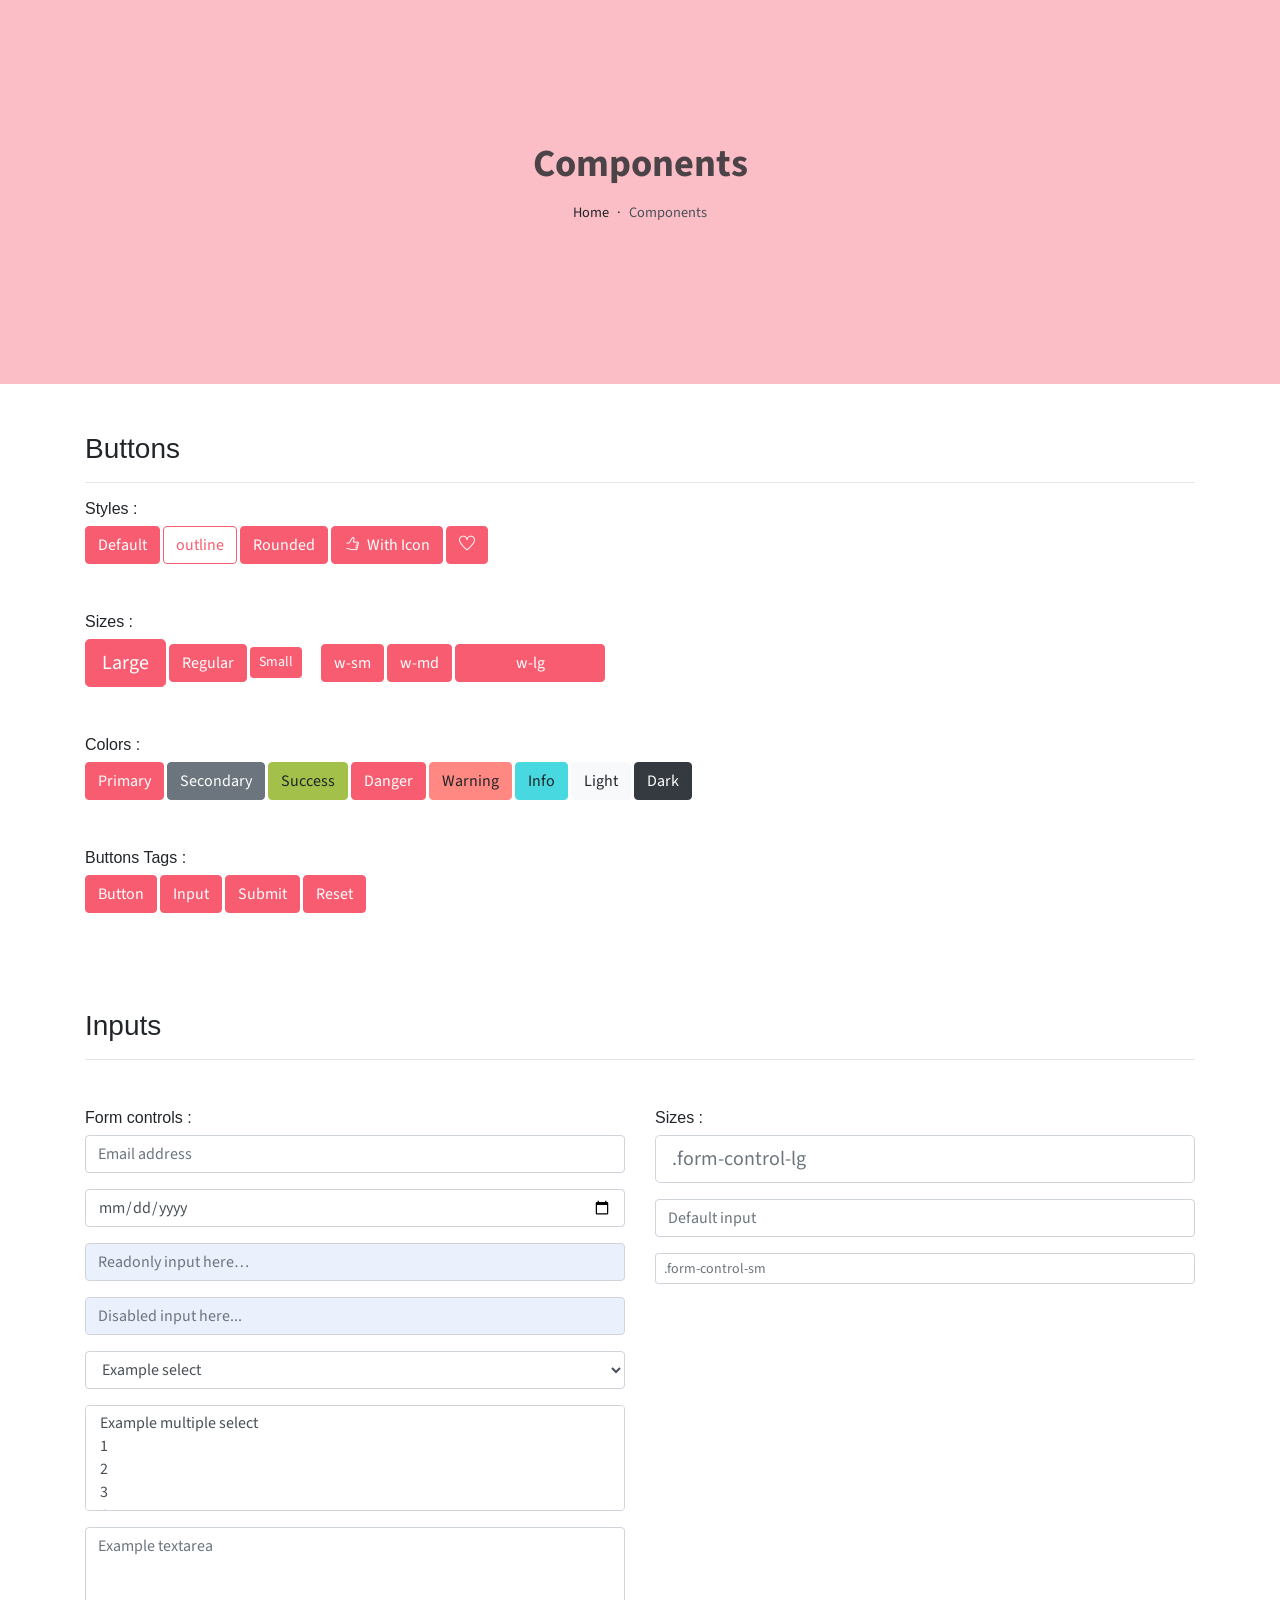
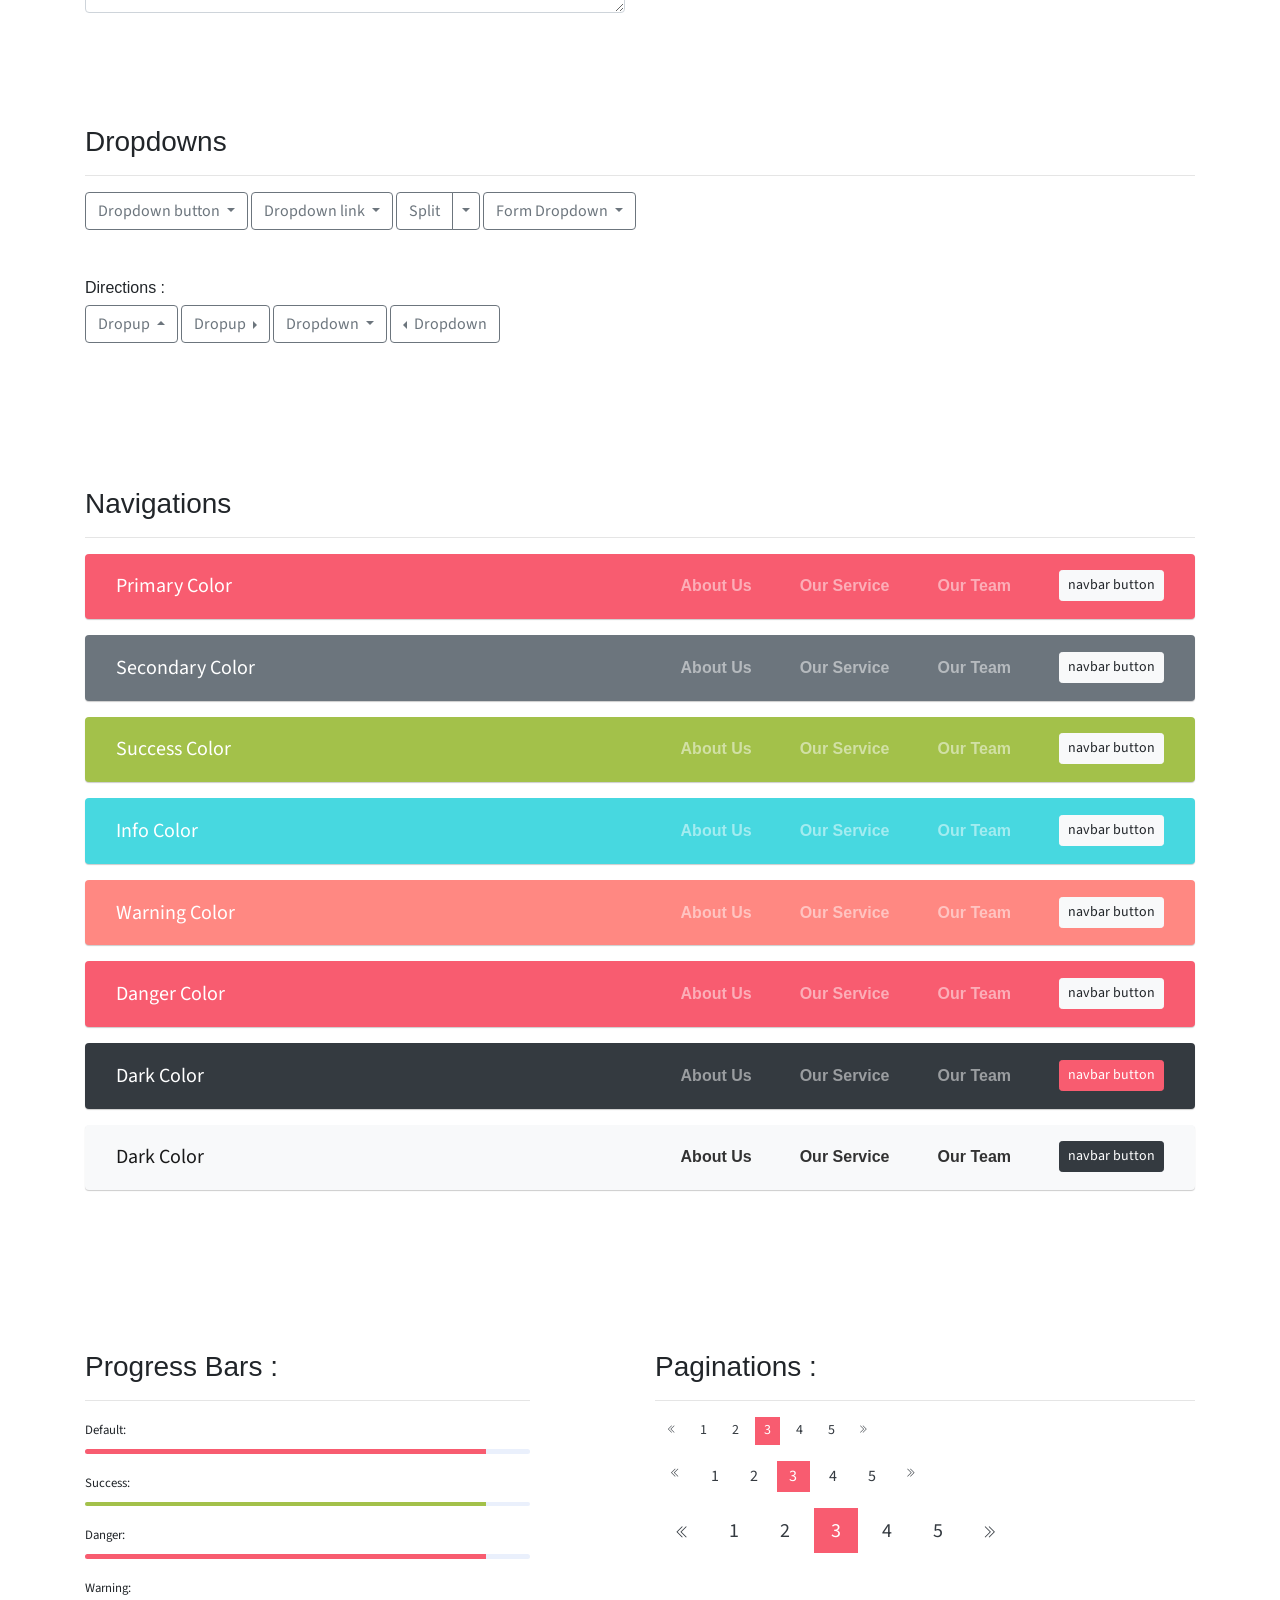
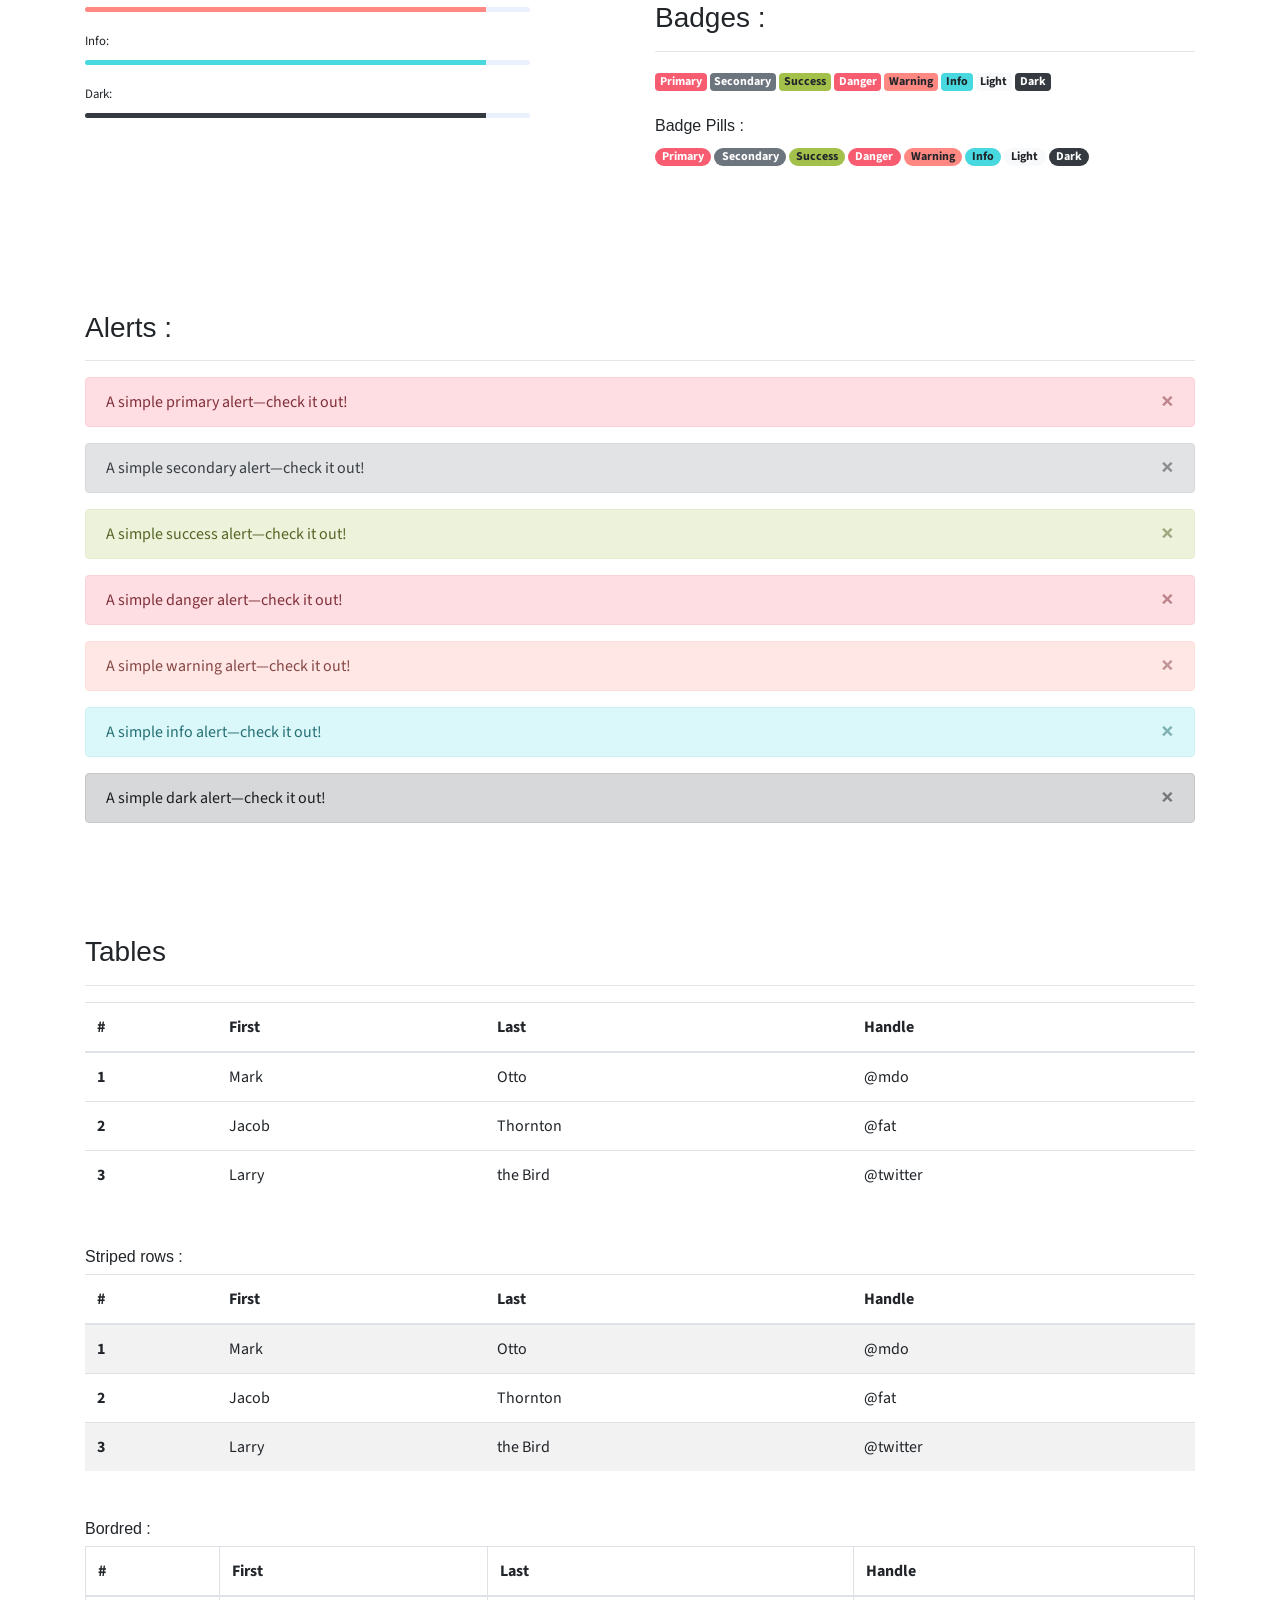
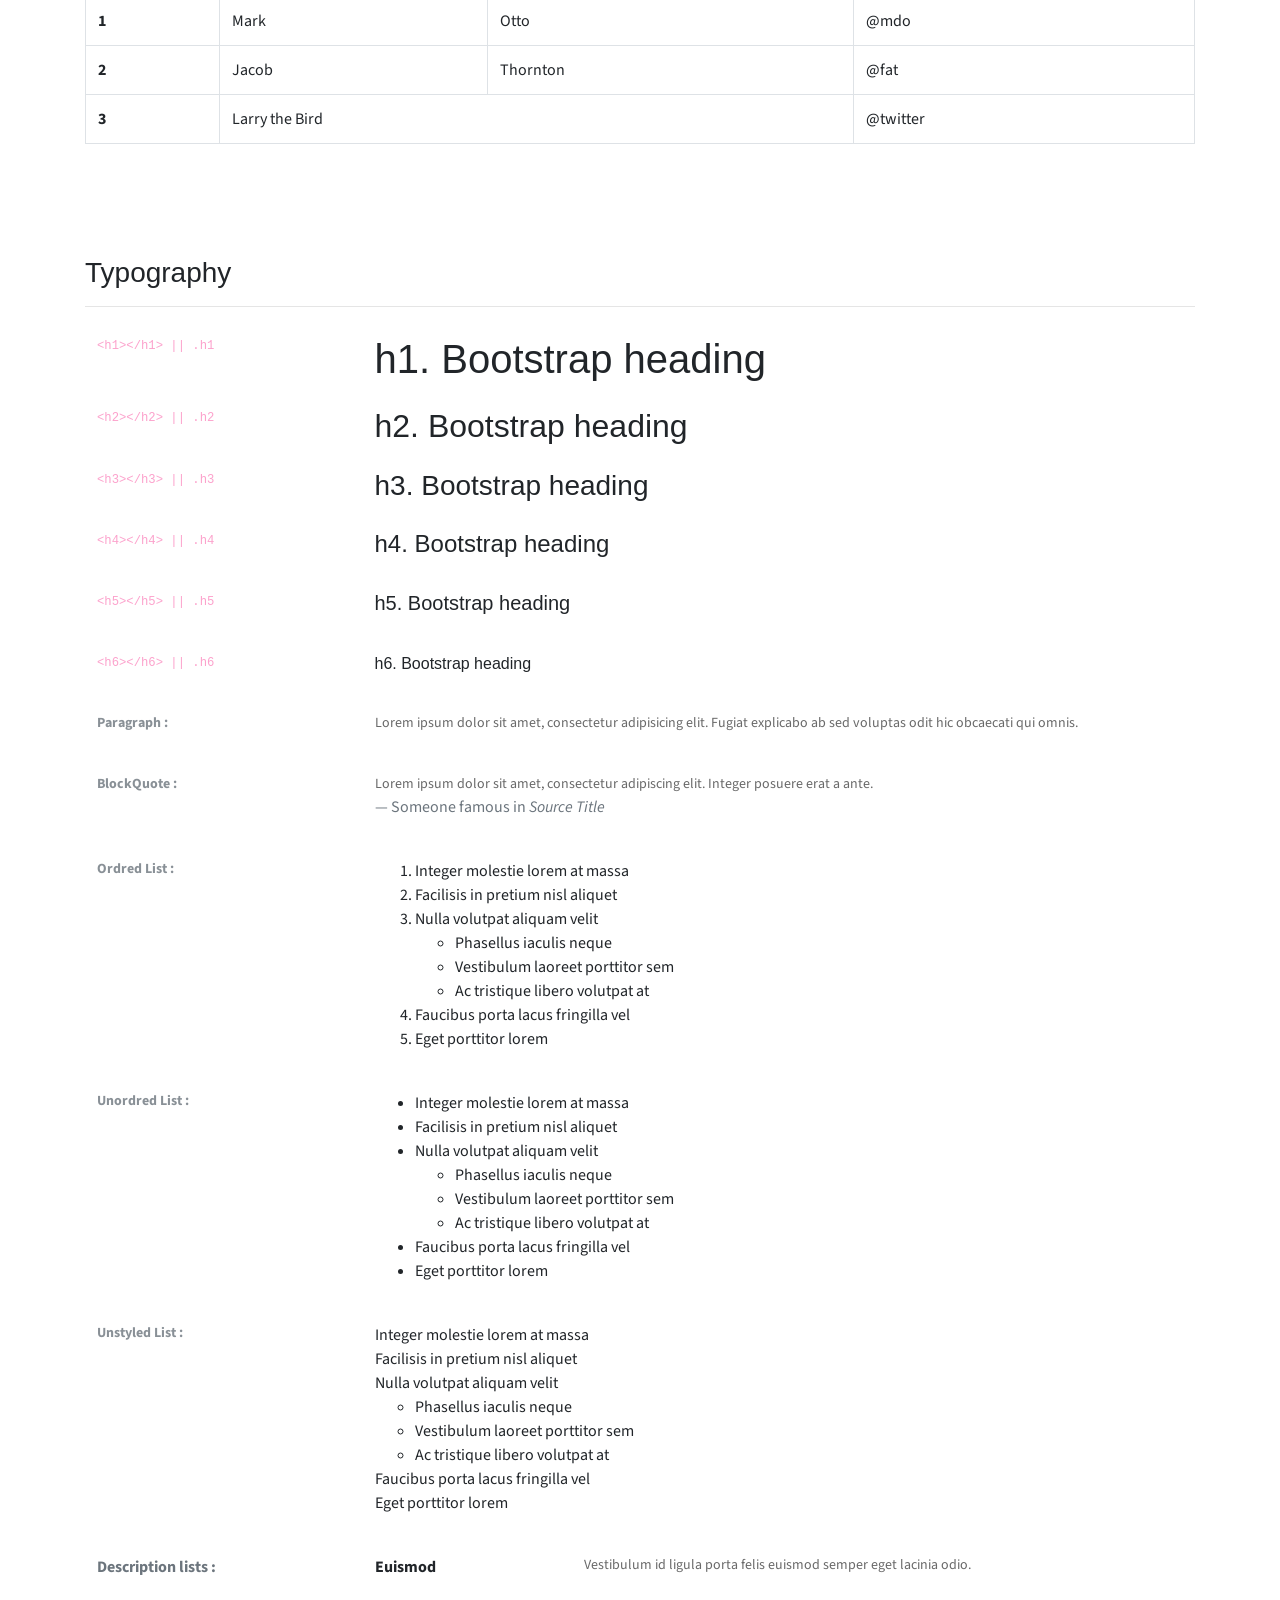
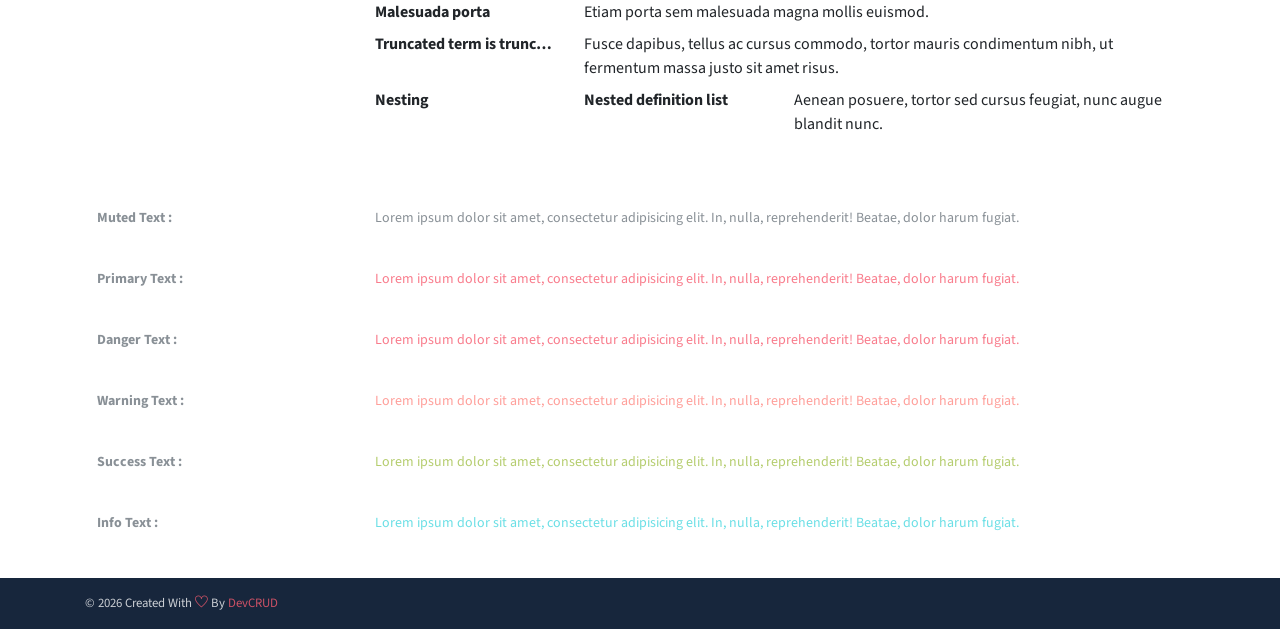
<file: public_html/components.html>
<!DOCTYPE html>
<html lang="en">
<head>
   <meta charset="utf-8">
   <meta name="viewport" content="width=device-width, initial-scale=1, shrink-to-fit=no">
   <meta name="description" content="Start your development with JohnDoe landing page.">
   <meta name="author" content="Devcrud">
   <title>JohnDoe Landing page | Components</title>
   <link rel="icon" href="assets/imgs/favicon.png" type="image/png">
   <!-- font icons -->
   <link rel="stylesheet" href="assets/vendors/themify-icons/css/themify-icons.css">
   <!-- Bootstrap + Steller  -->
   <link rel="stylesheet" href="assets/css/johndoe.css">
</head>
<body>

   <!-- Page Header -->
   <header class="header header-mini"> 
      <div class="header-title">Components</div> 
      <nav aria-label="breadcrumb">
         <ol class="breadcrumb">
            <li class="breadcrumb-item"><a href="/">Home</a></li>
            <li class="breadcrumb-item active" aria-current="page">Components</li>
         </ol>
      </nav>
   </header> <!-- End Of Page Header -->

   <!-- main content -->
   <div class="container">

      <!-- Buttons -->
      <h3 class="mt-5">Buttons</h3>
      <hr>
      <h6 class="section-secondary-title">Styles :</h6>
      <button class="btn btn-primary">Default</button>
      <button class="btn btn-outline-primary">outline</button>
      <button class="btn btn-primary rounded">Rounded</button>
      <button class="btn btn-primary rounded"><i class="ti-thumb-up pr-1"></i> With Icon</button>
      <button class="btn btn-primary circle"><i class="ti-heart"></i></button>

      <h6 class="section-secondary-title mt-5">Sizes :</h6>
      <button class="btn btn-primary btn-lg">Large</button>
      <button class="btn btn-primary ">Regular</button>
      <button class="btn btn-primary btn-sm">Small</button>
      <button class="btn btn-primary w-sm ml-3">w-sm</button>
      <button class="btn btn-primary w-md">w-md</button>
      <button class="btn btn-primary w-lg">w-lg</button>

      <h6 class="section-secondary-title mt-5">Colors :</h6>          
      <button type="button" class="btn btn-primary">Primary</button>
      <button type="button" class="btn btn-secondary">Secondary</button>
      <button type="button" class="btn btn-success">Success</button>
      <button type="button" class="btn btn-danger">Danger</button>
      <button type="button" class="btn btn-warning">Warning</button>
      <button type="button" class="btn btn-info">Info</button>
      <button type="button" class="btn btn-light">Light</button>
      <button type="button" class="btn btn-dark">Dark</button>

      <h6 class="section-secondary-title mt-5">Buttons Tags :</h6>
      <button class="btn btn-primary" type="submit">Button</button>
      <input class="btn btn-primary" type="button" value="Input">
      <input class="btn btn-primary" type="submit" value="Submit">
      <input class="btn btn-primary" type="reset" value="Reset">
      
      <!-- devider -->
      <div class="py-5"></div>

      <!-- Inputs -->
      <h3>Inputs</h3>
      <hr>
      <div class="row mt-5">
         <div class="col-md-6">
            <h6 class="section-secondary-title">Form controls :</h6>        
            <div class="form-group">
               <input type="email" class="form-control" id="exampleFormControlInput1" placeholder="Email address">
            </div>
            <div class="form-group">
               <input type="date" class="form-control" id="exampleFormControlInput1" placeholder="Date">
            </div>
            <div class="form-group">
               <input class="form-control" type="text" placeholder="Readonly input here…" readonly>
            </div>
            <div class="form-group">
               <input class="form-control" id="disabledInput" type="text" placeholder="Disabled input here..." disabled>
            </div>
            <div class="form-group">
               <select class="form-control" id="exampleFormControlSelect1">
                  <option>Example select</option>
                  <option>1</option>
                  <option>2</option>
                  <option>3</option>
                  <option>4</option>
                  <option>5</option>
               </select>
            </div>
            <div class="form-group">
               <select multiple class="form-control" id="exampleFormControlSelect2">
                  <option>Example multiple select</option>
                  <option>1</option>
                  <option>2</option>
                  <option>3</option>
                  <option>4</option>
                  <option>5</option>
               </select>
            </div>
            <div class="form-group">
               <textarea class="form-control" id="exampleFormControlTextarea1" rows="3" placeholder="Example textarea"></textarea>
            </div>
         </div>
         <div class="col-md-6">
            <h6 class="section-secondary-title">Sizes :</h6>    
            <div class="form-group">
               <input class="form-control form-control-lg" type="text" placeholder=".form-control-lg">             
            </div>
            <div class="form-group">
               <input class="form-control" type="text" placeholder="Default input">
            </div>
            <div class="form-group">
               <input class="form-control form-control-sm" type="text" placeholder=".form-control-sm"> 
            </div>
         </div>
      </div> <!-- end of inputs -->   

      <!-- devider -->
      <div class="py-5"></div>             

      <!-- Dropdowns -->
      <h3 class="components-section-title font-weight-normal">Dropdowns</h3>
      <hr>
      <div class="dropdown d-inline-block">
         <button class="btn btn-outline-secondary dropdown-toggle" type="button" id="dropdownMenuButton" data-toggle="dropdown" aria-haspopup="true" aria-expanded="false">
         Dropdown button
         </button>
         <div class="dropdown-menu" aria-labelledby="dropdownMenuButton">
         <a class="dropdown-item" href="#">Action</a>
         <a class="dropdown-item" href="#">Another action</a>
         <a class="dropdown-item" href="#">Something else here</a>
         </div>
      </div>
      <div class="dropdown d-inline-block">
         <a class="btn btn-outline-secondary dropdown-toggle" href="#" role="button" id="dropdownMenuLink" data-toggle="dropdown" aria-haspopup="true" aria-expanded="false">
            Dropdown link
         </a>
         <div class="dropdown-menu" aria-labelledby="dropdownMenuLink">
            <a class="dropdown-item" href="#">Action</a>
            <a class="dropdown-item" href="#">Another action</a>
            <a class="dropdown-item" href="#">Something else here</a>
         </div>
      </div>
      <div class="btn-group">
         <button type="button" class="btn btn-outline-secondary">Split</button>
         <button type="button" class="btn btn-outline-secondary dropdown-toggle dropdown-toggle-split" data-toggle="dropdown" aria-haspopup="true" aria-expanded="false">
         <span class="sr-only">Toggle Dropdown</span>
         </button>
         <div class="dropdown-menu">
            <a class="dropdown-item" href="#">Action</a>
            <a class="dropdown-item" href="#">Another action</a>
            <a class="dropdown-item" href="#">Something else here</a>
            <div class="dropdown-divider"></div>
            <a class="dropdown-item" href="#">Separated link</a>
         </div>
      </div>
      <div class="btn-group">
         <button class="btn btn-outline-secondary dropdown-toggle" type="button" id="dropdownMenuButton" data-toggle="dropdown" aria-haspopup="true" aria-expanded="false">
            Form Dropdown
         </button>
         <div class="dropdown-menu form">
            <form class="px-4 py-3">
               <div class="form-group">
                  <input type="email" class="form-control" id="exampleDropdownFormEmail1" placeholder="email@example.com">
               </div>
               <div class="form-group">
                  <input type="password" class="form-control" id="exampleDropdownFormPassword1" placeholder="Password">
               </div>
               <div class="form-check mb-3">
                  <input type="checkbox" class="form-check-input" id="dropdownCheck">
                  <label class="form-check-label" for="dropdownCheck">
                     Remember me
                  </label>
               </div>
               <button type="submit" class="btn btn-primary btn-block">Sign in</button>
            </form>
            <div class="dropdown-divider"></div>
            <a class="dropdown-item" href="#"><small>New around here? Sign up</small></a>
            <a class="dropdown-item" href="#"><small>Forgot password?</small></a>
         </div>
      </div>       
      <h6 class="section-secondary-title mt-5">Directions :</h6>  
      <div class="btn-group dropup">
         <button type="button" class="btn btn-outline-secondary dropdown-toggle" data-toggle="dropdown" aria-haspopup="true" aria-expanded="false">
            Dropup
         </button>
         <div class="dropdown-menu">
            <a class="dropdown-item" href="#">Action</a>
            <a class="dropdown-item" href="#">Another action</a>
            <a class="dropdown-item" href="#">Something else here</a>
            <div class="dropdown-divider"></div>
            <a class="dropdown-item" href="#">Separated link</a>
         </div>
      </div>
      <div class="btn-group dropright">
         <button type="button" class="btn btn-outline-secondary dropdown-toggle" data-toggle="dropdown" aria-haspopup="true" aria-expanded="false">
            Dropup
         </button>
         <div class="dropdown-menu">
            <a class="dropdown-item" href="#">Action</a>
            <a class="dropdown-item" href="#">Another action</a>
            <a class="dropdown-item" href="#">Something else here</a>
            <div class="dropdown-divider"></div>
            <a class="dropdown-item" href="#">Separated link</a>
         </div>
      </div>
      <div class="btn-group">
         <button type="button" class="btn btn-outline-secondary dropdown-toggle" data-toggle="dropdown" aria-haspopup="true" aria-expanded="false">
            Dropdown
         </button>
         <div class="dropdown-menu">
            <a class="dropdown-item" href="#">Action</a>
            <a class="dropdown-item" href="#">Another action</a>
            <a class="dropdown-item" href="#">Something else here</a>
            <div class="dropdown-divider"></div>
            <a class="dropdown-item" href="#">Separated link</a>
         </div>
      </div>
      <div class="btn-group dropleft">
         <button type="button" class="btn btn-outline-secondary dropdown-toggle" data-toggle="dropdown" aria-haspopup="true" aria-expanded="false">
            Dropdown
         </button>
         <div class="dropdown-menu">
            <a class="dropdown-item" href="#">Action</a>
            <a class="dropdown-item" href="#">Another action</a>
            <a class="dropdown-item" href="#">Something else here</a>
            <div class="dropdown-divider"></div>
            <a class="dropdown-item" href="#">Separated link</a>
         </div>
      </div> <!-- end of Dropdowns -->  

      <!-- devider -->
      <div class="py-5"></div>   

      <!-- navbars -->
      <h3 class="components-section-title font-weight-normal mt-5">Navigations</h3>
      <hr>
      <nav class="navbar navbar-expand-sm navbar-dark bg-primary rounded shadow mb-3">
         <div class="container">
            <a class="navbar-brand" href="#">Primary Color</a>
            <button class="navbar-toggler ml-auto" type="button" data-toggle="collapse" data-target="#navbarSupportedContent" aria-controls="navbarSupportedContent" aria-expanded="false" aria-label="Toggle navigation">
            <span class="navbar-toggler-icon"></span>
            </button>
            <div class="collapse navbar-collapse" id="navbarSupportedContent">
               <ul class="navbar-nav ml-auto"> 
                  <li class="nav-item">
                     <a class="nav-link" href="#about">About Us</a>
                  </li>
                  <li class="nav-item">
                     <a class="nav-link" href="#service">Our Service</a>
                  </li>
                  <li class="nav-item">
                     <a class="nav-link" href="#team">Our Team</a>
                  </li>
                  <li class="nav-item">
                     <a href="#book-table" class="ml-4 mt-1 btn btn-light btn-sm">navbar button</a>
                  </li>
               </ul>                       
            </div>
         </div>
      </nav>
      <nav class="navbar navbar-expand-sm navbar-dark bg-secondary rounded shadow mb-3">
         <div class="container">
            <a class="navbar-brand" href="#">Secondary Color</a>
            <button class="navbar-toggler ml-auto" type="button" data-toggle="collapse" data-target="#navbarSupportedContent" aria-controls="navbarSupportedContent" aria-expanded="false" aria-label="Toggle navigation">
            <span class="navbar-toggler-icon"></span>
            </button>
            <div class="collapse navbar-collapse" id="navbarSupportedContent">
               <ul class="navbar-nav ml-auto"> 
                  <li class="nav-item">
                     <a class="nav-link" href="#about">About Us</a>
                  </li>
                  <li class="nav-item">
                     <a class="nav-link" href="#service">Our Service</a>
                  </li>
                  <li class="nav-item">
                     <a class="nav-link" href="#team">Our Team</a>
                  </li>
                  <li class="nav-item">
                     <a href="#book-table" class="ml-4 mt-1 btn btn-light btn-sm">navbar button</a>
                  </li>
               </ul>                       
            </div>
         </div>
      </nav>
      <nav class="navbar navbar-expand-sm navbar-dark bg-success rounded shadow mb-3">
         <div class="container">
            <a class="navbar-brand" href="#">Success Color</a>
            <button class="navbar-toggler ml-auto" type="button" data-toggle="collapse" data-target="#navbarSupportedContent" aria-controls="navbarSupportedContent" aria-expanded="false" aria-label="Toggle navigation">
            <span class="navbar-toggler-icon"></span>
            </button>
            <div class="collapse navbar-collapse" id="navbarSupportedContent">
               <ul class="navbar-nav ml-auto"> 
                  <li class="nav-item">
                     <a class="nav-link" href="#about">About Us</a>
                  </li>
                  <li class="nav-item">
                     <a class="nav-link" href="#service">Our Service</a>
                  </li>
                  <li class="nav-item">
                     <a class="nav-link" href="#team">Our Team</a>
                  </li>
                  <li class="nav-item">
                     <a href="#book-table" class="ml-4 mt-1 btn btn-light btn-sm">navbar button</a>
                  </li>
               </ul>                       
            </div>
         </div>
      </nav>
      <nav class="navbar navbar-expand-sm navbar-dark bg-info rounded shadow mb-3">
         <div class="container">
            <a class="navbar-brand" href="#">Info Color</a>
            <button class="navbar-toggler ml-auto" type="button" data-toggle="collapse" data-target="#navbarSupportedContent" aria-controls="navbarSupportedContent" aria-expanded="false" aria-label="Toggle navigation">
            <span class="navbar-toggler-icon"></span>
            </button>
            <div class="collapse navbar-collapse" id="navbarSupportedContent">
               <ul class="navbar-nav ml-auto"> 
                  <li class="nav-item">
                     <a class="nav-link" href="#about">About Us</a>
                  </li>
                  <li class="nav-item">
                     <a class="nav-link" href="#service">Our Service</a>
                  </li>
                  <li class="nav-item">
                     <a class="nav-link" href="#team">Our Team</a>
                  </li>
                  <li class="nav-item">
                     <a href="#book-table" class="ml-4 mt-1 btn btn-light btn-sm">navbar button</a>
                  </li>
               </ul>                       
            </div>
         </div>
      </nav>
      <nav class="navbar navbar-expand-sm navbar-dark bg-warning rounded shadow mb-3">
         <div class="container">
            <a class="navbar-brand" href="#">Warning Color</a>
            <button class="navbar-toggler ml-auto" type="button" data-toggle="collapse" data-target="#navbarSupportedContent" aria-controls="navbarSupportedContent" aria-expanded="false" aria-label="Toggle navigation">
            <span class="navbar-toggler-icon"></span>
            </button>
            <div class="collapse navbar-collapse" id="navbarSupportedContent">
               <ul class="navbar-nav ml-auto"> 
                  <li class="nav-item">
                     <a class="nav-link" href="#about">About Us</a>
                  </li>
                  <li class="nav-item">
                     <a class="nav-link" href="#service">Our Service</a>
                  </li>
                  <li class="nav-item">
                     <a class="nav-link" href="#team">Our Team</a>
                  </li>
                  <li class="nav-item">
                     <a href="#book-table" class="ml-4 mt-1 btn btn-light btn-sm">navbar button</a>
                  </li>
               </ul>                       
            </div>
         </div>
      </nav>
      <nav class="navbar navbar-expand-sm navbar-dark bg-danger rounded shadow mb-3">
         <div class="container">
            <a class="navbar-brand" href="#">Danger Color</a>
            <button class="navbar-toggler ml-auto" type="button" data-toggle="collapse" data-target="#navbarSupportedContent" aria-controls="navbarSupportedContent" aria-expanded="false" aria-label="Toggle navigation">
            <span class="navbar-toggler-icon"></span>
            </button>
            <div class="collapse navbar-collapse" id="navbarSupportedContent">
               <ul class="navbar-nav ml-auto"> 
                  <li class="nav-item">
                     <a class="nav-link" href="#about">About Us</a>
                  </li>
                  <li class="nav-item">
                     <a class="nav-link" href="#service">Our Service</a>
                  </li>
                  <li class="nav-item">
                     <a class="nav-link" href="#team">Our Team</a>
                  </li>
                  <li class="nav-item">
                     <a href="#book-table" class="ml-4 mt-1 btn btn-light btn-sm">navbar button</a>
                  </li>
               </ul>                       
            </div>
         </div>
      </nav>
      <nav class="navbar navbar-expand-sm navbar-dark bg-dark rounded shadow mb-3">
         <div class="container">
            <a class="navbar-brand" href="#">Dark Color</a>
            <button class="navbar-toggler ml-auto" type="button" data-toggle="collapse" data-target="#navbarSupportedContent" aria-controls="navbarSupportedContent" aria-expanded="false" aria-label="Toggle navigation">
            <span class="navbar-toggler-icon"></span>
            </button>
            <div class="collapse navbar-collapse" id="navbarSupportedContent">
               <ul class="navbar-nav ml-auto"> 
                  <li class="nav-item">
                     <a class="nav-link" href="#about">About Us</a>
                  </li>
                  <li class="nav-item">
                     <a class="nav-link" href="#service">Our Service</a>
                  </li>
                  <li class="nav-item">
                     <a class="nav-link" href="#team">Our Team</a>
                  </li>
                  <li class="nav-item">
                     <a href="#book-table" class="ml-4 mt-1 btn btn-primary btn-sm">navbar button</a>
                  </li>
               </ul>                       
            </div>
         </div>
      </nav>
      <nav class="navbar navbar-expand-sm navbar-light bg-light rounded shadow mb-3">
         <div class="container">
            <a class="navbar-brand" href="#">Dark Color</a>
            <button class="navbar-toggler ml-auto" type="button" data-toggle="collapse" data-target="#navbarSupportedContent" aria-controls="navbarSupportedContent" aria-expanded="false" aria-label="Toggle navigation">
            <span class="navbar-toggler-icon"></span>
            </button>
            <div class="collapse navbar-collapse" id="navbarSupportedContent">
               <ul class="navbar-nav ml-auto"> 
                  <li class="nav-item">
                     <a class="nav-link" href="#about">About Us</a>
                  </li>
                  <li class="nav-item">
                     <a class="nav-link" href="#service">Our Service</a>
                  </li>
                  <li class="nav-item">
                     <a class="nav-link" href="#team">Our Team</a>
                  </li>
                  <li class="nav-item">
                     <a href="#book-table" class="ml-4 mt-1 btn btn-dark btn-sm">navbar button</a>
                  </li>
               </ul>                       
            </div>
         </div>
      </nav>
      <!-- End of navbars -->

      <!-- devider -->
      <div class="py-5"></div>   
      
      <!-- progress bars -->
      <div class="row justify-content-between">
         <div class="col-md-5">
            <h3 class="components-section-title font-weight-normal mt-5">Progress Bars :</h3>
            <hr>
            <small>Default: </small>
            <div class="progress mt-2 mb-3">
               <div class="progress-bar" role="progressbar" style="width: 90%" aria-valuenow="25" aria-valuemin="0" aria-valuemax="100"></div>
            </div>
            <small>Success:</small>
            <div class="progress mt-2 mb-3">
               <div class="progress-bar bg-success" role="progressbar" style="width: 90%" aria-valuenow="25" aria-valuemin="0" aria-valuemax="100"></div>
            </div>
            <small>Danger:</small>
            <div class="progress mt-2 mb-3">
               <div class="progress-bar bg-danger" role="progressbar" style="width: 90%" aria-valuenow="25" aria-valuemin="0" aria-valuemax="100"></div>
            </div>
            <small>Warning:</small>
            <div class="progress mt-2 mb-3">
               <div class="progress-bar bg-warning" role="progressbar" style="width: 90%" aria-valuenow="25" aria-valuemin="0" aria-valuemax="100"></div>
            </div>
            <small>Info:</small>
            <div class="progress mt-2 mb-3">
               <div class="progress-bar bg-info" role="progressbar" style="width: 90%" aria-valuenow="25" aria-valuemin="0" aria-valuemax="100"></div>
            </div>
            <small>Dark:</small>
            <div class="progress mt-2 mb-3">
               <div class="progress-bar bg-dark" role="progressbar" style="width: 90%" aria-valuenow="25" aria-valuemin="0" aria-valuemax="100"></div>
            </div>
         </div>
         <div class="col-md-6">
            <h3 class="components-section-title font-weight-normal mt-5">Paginations :</h3>
            <hr>
            <nav aria-label="Page navigation example">
               <ul class="pagination pagination-sm">
                  <li class="page-item"><a class="page-link" href="#"><i class="ti-angle-double-left"></i></a></li>
                  <li class="page-item"><a class="page-link" href="#">1</a></li>
                  <li class="page-item"><a class="page-link" href="#">2</a></li>
                  <li class="page-item active"><a class="page-link" href="#">3</a></li>
                  <li class="page-item"><a class="page-link" href="#">4</a></li>
                  <li class="page-item"><a class="page-link" href="#">5</a></li>
                  <li class="page-item"><a class="page-link" href="#"><i class="ti-angle-double-right"></i></a></li>
               </ul>
            </nav>
            <nav aria-label="Page navigation example">
               <ul class="pagination">
               <li class="page-item"><a class="page-link" href="#"><i class="ti-angle-double-left"></i></a></li>
                  <li class="page-item"><a class="page-link" href="#">1</a></li>
                  <li class="page-item"><a class="page-link" href="#">2</a></li>
                  <li class="page-item active"><a class="page-link" href="#">3</a></li>
                  <li class="page-item"><a class="page-link" href="#">4</a></li>
                  <li class="page-item"><a class="page-link" href="#">5</a></li>
                  <li class="page-item"><a class="page-link" href="#"><i class="ti-angle-double-right"></i></a></li>
               </ul>
            </nav>
            <nav aria-label="Page navigation example">
               <ul class="pagination pagination-lg">
                  <li class="page-item"><a class="page-link" href="#"><i class="ti-angle-double-left"></i></a></li>
                  <li class="page-item"><a class="page-link" href="#">1</a></li>
                  <li class="page-item"><a class="page-link" href="#">2</a></li>
                  <li class="page-item active"><a class="page-link" href="#">3</a></li>
                  <li class="page-item"><a class="page-link" href="#">4</a></li>
                  <li class="page-item"><a class="page-link" href="#">5</a></li>
                  <li class="page-item"><a class="page-link" href="#"><i class="ti-angle-double-right"></i></a></li>
               </ul>
            </nav>

            <!-- Badges -->
            <h3 class="components-section-title font-weight-normal mt-5">Badges :</h3>
            <hr>
            <span class="badge badge-primary">Primary</span>
            <span class="badge badge-secondary">Secondary</span>
            <span class="badge badge-success">Success</span>
            <span class="badge badge-danger">Danger</span>
            <span class="badge badge-warning">Warning</span>
            <span class="badge badge-info">Info</span>
            <span class="badge badge-light">Light</span>
            <span class="badge badge-dark">Dark</span>
            <h6 class="section-secondary-title mt-4 mb-2">Badge Pills :</h6>
            <span class="badge badge-pill badge-primary">Primary</span>
            <span class="badge badge-pill badge-secondary">Secondary</span>
            <span class="badge badge-pill badge-success">Success</span>
            <span class="badge badge-pill badge-danger">Danger</span>
            <span class="badge badge-pill badge-warning">Warning</span>
            <span class="badge badge-pill badge-info">Info</span>
            <span class="badge badge-pill badge-light">Light</span>
            <span class="badge badge-pill badge-dark">Dark</span>
         </div>
      </div> <!-- End of Progress bars -->

      <!-- devider -->
      <div class="py-5"></div>  

      <!-- Alerts -->
      <h3 class="components-section-title font-weight-normal mt-5">Alerts :</h3>
      <hr>
      <div class="alert alert-primary alert-dismissible fade show" role="alert">
         A simple primary alert—check it out!
         <button type="button" class="close" data-dismiss="alert" aria-label="Close">
            <span aria-hidden="true">&times;</span>
         </button>
      </div>
      <div class="alert alert-secondary alert-dismissible fade show" role="alert">
         A simple secondary alert—check it out!
         <button type="button" class="close" data-dismiss="alert" aria-label="Close">
            <span aria-hidden="true">&times;</span>
         </button>
      </div>
      <div class="alert alert-success alert-dismissible fade show" role="alert">
         A simple success alert—check it out!
         <button type="button" class="close" data-dismiss="alert" aria-label="Close">
            <span aria-hidden="true">&times;</span>
         </button>
      </div>
      <div class="alert alert-danger alert-dismissible fade show" role="alert">
         A simple danger alert—check it out!
         <button type="button" class="close" data-dismiss="alert" aria-label="Close">
            <span aria-hidden="true">&times;</span>
         </button>
      </div>
      <div class="alert alert-warning alert-dismissible fade show" role="alert">
         A simple warning alert—check it out!
         <button type="button" class="close" data-dismiss="alert" aria-label="Close">
            <span aria-hidden="true">&times;</span>
         </button>
      </div>
      <div class="alert alert-info alert-dismissible fade show" role="alert">
         A simple info alert—check it out!
         <button type="button" class="close" data-dismiss="alert" aria-label="Close">
            <span aria-hidden="true">&times;</span>
         </button>
      </div>
      <div class="alert alert-dark alert-dismissible fade show" role="alert">
         A simple dark alert—check it out!
         <button type="button" class="close" data-dismiss="alert" aria-label="Close">
            <span aria-hidden="true">&times;</span>
         </button>
      </div>
      <!-- end of alerts -->

      <!-- devider -->
      <div class="py-5"></div> 
   
      <!-- tables -->
      <h3 class="components-section-title">Tables</h3>
      <hr>
      <table class="table">
         <thead>
            <tr>
               <th scope="col">#</th>
               <th scope="col">First</th>
               <th scope="col">Last</th>
               <th scope="col">Handle</th>
            </tr>
         </thead>
         <tbody>
            <tr>
               <th scope="row">1</th>
               <td>Mark</td>
               <td>Otto</td>
               <td>@mdo</td>
            </tr>
            <tr>
               <th scope="row">2</th>
               <td>Jacob</td>
               <td>Thornton</td>
               <td>@fat</td>
            </tr>
            <tr>
               <th scope="row">3</th>
               <td>Larry</td>
               <td>the Bird</td>
               <td>@twitter</td>
            </tr>
         </tbody>
      </table>

      <h6 class="section-secondary-title mt-5">Striped rows :</h6>
      <table class="table table-striped">
         <thead>
            <tr>
               <th scope="col">#</th>
               <th scope="col">First</th>
               <th scope="col">Last</th>
               <th scope="col">Handle</th>
            </tr>
         </thead>
         <tbody>
            <tr>
               <th scope="row">1</th>
               <td>Mark</td>
               <td>Otto</td>
               <td>@mdo</td>
            </tr>
            <tr>
               <th scope="row">2</th>
               <td>Jacob</td>
               <td>Thornton</td>
               <td>@fat</td>
            </tr>
            <tr>
               <th scope="row">3</th>
               <td>Larry</td>
               <td>the Bird</td>
               <td>@twitter</td>
            </tr>
         </tbody>
      </table>

      <h6 class="section-secondary-title mt-5">Bordred :</h6>
      <table class="table table-bordered">
         <thead>
            <tr>
               <th scope="col">#</th>
               <th scope="col">First</th>
               <th scope="col">Last</th>
               <th scope="col">Handle</th>
            </tr>
         </thead>
         <tbody>
            <tr>
               <th scope="row">1</th>
               <td>Mark</td>
               <td>Otto</td>
               <td>@mdo</td>
            </tr>
            <tr>
               <th scope="row">2</th>
               <td>Jacob</td>
               <td>Thornton</td>
               <td>@fat</td>
            </tr>
            <tr>
               <th scope="row">3</th>
               <td colspan="2">Larry the Bird</td>
               <td>@twitter</td>
            </tr>
         </tbody>
      </table>
      <!-- end of tables -->

      <!-- devider -->
      <div class="py-5"></div> 

      <!-- typography -->
      <h3 class="components-section-title">Typography</h3>
      <hr>
     
      <table class="table table-borderless v-align-center">
         <tbody>
            <tr>
               <td>
                  <p><code class="highlighter-rouge">&lt;h1&gt;&lt;/h1&gt; || .h1</code></p>
               </td>
               <td class="w-75"><span class="h1">h1. Bootstrap heading</span></td>
            </tr>
            <tr>
               <td>
                  <p><code class="highlighter-rouge">&lt;h2&gt;&lt;/h2&gt; || .h2</code></p>
               </td>
               <td><span class="h2">h2. Bootstrap heading</span></td>
            </tr>
            <tr>
               <td>
                  <p><code class="highlighter-rouge">&lt;h3&gt;&lt;/h3&gt; || .h3</code></p>
               </td>
               <td><span class="h3">h3. Bootstrap heading</span></td>
            </tr>
            <tr>
               <td>
                  <p><code class="highlighter-rouge">&lt;h4&gt;&lt;/h4&gt; || .h4</code></p>
               </td>
               <td><span class="h4">h4. Bootstrap heading</span></td>
            </tr>
            <tr>
               <td>
                  <p><code class="highlighter-rouge">&lt;h5&gt;&lt;/h5&gt; || .h5</code></p>
               </td>
               <td><span class="h5">h5. Bootstrap heading</span></td>
            </tr>
            <tr>
               <td>
                  <p><code class="highlighter-rouge">&lt;h6&gt;&lt;/h6&gt; || .h6</code></p>
               </td>
               <td><span class="h6">h6. Bootstrap heading</span></td>
            </tr>
            <tr>
               <td>
                  <p class="font-weight-bold text-muted">Paragraph :</p>
               </td>
               <td><p>Lorem ipsum dolor sit amet, consectetur adipisicing elit. Fugiat explicabo ab sed voluptas odit hic obcaecati qui omnis.</p></td>
            </tr>
            <tr>
               <td>
                  <p class="font-weight-bold text-muted">BlockQuote :</p>
               </td>
               <td>
                  <blockquote class="blockquote">
                     <p class="mb-0">Lorem ipsum dolor sit amet, consectetur adipiscing elit. Integer posuere erat a ante.</p>
                     <footer class="blockquote-footer">Someone famous in <cite title="Source Title">Source Title</cite></footer>
                  </blockquote>
               </td>
            </tr>

            
            <tr>
               <td><p class="font-weight-bold text-muted">Ordred List :</p></td>
               <td>
                  <ol>
                     <li>Integer molestie lorem at massa</li>
                     <li>Facilisis in pretium nisl aliquet</li>
                     <li>Nulla volutpat aliquam velit
                        <ul>
                           <li>Phasellus iaculis neque</li>
                           <li>Vestibulum laoreet porttitor sem</li>
                           <li>Ac tristique libero volutpat at</li>
                        </ul>
                     </li>
                     <li>Faucibus porta lacus fringilla vel</li>
                     <li>Eget porttitor lorem</li>
                  </ol>
               </td>
            </tr>
            <tr>
               <td><p class="font-weight-bold text-muted">Unordred List :</p></td>
               <td>
                  <ul >
                     <li>Integer molestie lorem at massa</li>
                     <li>Facilisis in pretium nisl aliquet</li>
                     <li>Nulla volutpat aliquam velit
                        <ul>
                           <li>Phasellus iaculis neque</li>
                           <li>Vestibulum laoreet porttitor sem</li>
                           <li>Ac tristique libero volutpat at</li>
                        </ul>
                     </li>
                     <li>Faucibus porta lacus fringilla vel</li>
                     <li>Eget porttitor lorem</li>
                  </ul>
               </td>
            </tr>
            <tr>
               <td><p class="font-weight-bold text-muted">Unstyled List :</p></td>
               <td>
                  <ul class="list-unstyled">
                     <li>Integer molestie lorem at massa</li>
                     <li>Facilisis in pretium nisl aliquet</li>
                     <li>Nulla volutpat aliquam velit
                        <ul>
                           <li>Phasellus iaculis neque</li>
                           <li>Vestibulum laoreet porttitor sem</li>
                           <li>Ac tristique libero volutpat at</li>
                        </ul>
                     </li>
                     <li>Faucibus porta lacus fringilla vel</li>
                     <li>Eget porttitor lorem</li>
                  </ul>
               </td>
            </tr>
            <tr>
               <td class="font-weight-bold text-muted">Description lists : </td>
               <td>
                  <dl class="row">
                     <dt class="col-sm-3">Euismod</dt>
                     <dd class="col-sm-9">
                        <p>Vestibulum id ligula porta felis euismod semper eget lacinia odio.</p>
                     </dd>

                     <dt class="col-sm-3">Malesuada porta</dt>
                     <dd class="col-sm-9">Etiam porta sem malesuada magna mollis euismod.</dd>

                     <dt class="col-sm-3 text-truncate">Truncated term is truncated</dt>
                     <dd class="col-sm-9">Fusce dapibus, tellus ac cursus commodo, tortor mauris condimentum nibh, ut fermentum massa justo sit amet risus.</dd>

                     <dt class="col-sm-3">Nesting</dt>
                     <dd class="col-sm-9">
                        <dl class="row">
                           <dt class="col-sm-4">Nested definition list</dt>
                           <dd class="col-sm-8">Aenean posuere, tortor sed cursus feugiat, nunc augue blandit nunc.</dd>
                        </dl>
                     </dd>
                  </dl>
               </td>
            </tr>
            <tr>
               <td>
                  <p class="font-weight-bold text-muted">Muted Text :</p>
               </td>
               <td>
                  <p class="text-muted">Lorem ipsum dolor sit amet, consectetur adipisicing elit. In, nulla, reprehenderit! Beatae, dolor harum fugiat.</p>
               </td>
            </tr>
            <tr>
               <td>
                  <p class="font-weight-bold text-muted">Primary Text :</p>
               </td>
               <td>
                  <p class="text-primary">Lorem ipsum dolor sit amet, consectetur adipisicing elit. In, nulla, reprehenderit! Beatae, dolor harum fugiat.</p>
               </td>
            </tr>
            <tr>
               <td>
                  <p class="font-weight-bold text-muted">Danger Text :</p>
               </td>
               <td>
                  <p class="text-danger">Lorem ipsum dolor sit amet, consectetur adipisicing elit. In, nulla, reprehenderit! Beatae, dolor harum fugiat.</p>
               </td>
            </tr>
            <tr>
               <td>
                  <p class="font-weight-bold text-muted">Warning Text :</p>
               </td>
               <td>
                  <p class="text-warning">Lorem ipsum dolor sit amet, consectetur adipisicing elit. In, nulla, reprehenderit! Beatae, dolor harum fugiat.</p>
               </td>
            </tr>
            <tr>
               <td>
                  <p class="font-weight-bold text-muted">Success Text :</p>
               </td>
               <td>
                  <p class="text-success">Lorem ipsum dolor sit amet, consectetur adipisicing elit. In, nulla, reprehenderit! Beatae, dolor harum fugiat.</p>
               </td>
            </tr>
            <tr>
               <td>
                  <p class="font-weight-bold text-muted">Info Text :</p>
               </td>
               <td>
                  <p class="text-info">Lorem ipsum dolor sit amet, consectetur adipisicing elit. In, nulla, reprehenderit! Beatae, dolor harum fugiat.</p>
               </td>
            </tr>
         </tbody>
      </table>
   </div>
   <!-- end of typography -->

   <!-- Page Footer -->
   <footer class="footer py-3">
        <div class="container">
            <p class="small mb-0 text-light">
                &copy; <script>document.write(new Date().getFullYear())</script> Created With <i class="ti-heart text-danger"></i> By <a href="http://devcrud.com" target="_blank"><span class="text-danger" title="Bootstrap 4 Themes and Dashboards">DevCRUD</span></a> 
            </p>
        </div>
    </footer>
   <!-- End of Page Footer -->  
   
   <!-- core  -->
   <script src="assets/vendors/jquery/jquery-3.4.1.js"></script>
   <script src="assets/vendors/bootstrap/bootstrap.bundle.js"></script>

</body>
</html>
</file>
<file: public_html/assets/vendors/themify-icons/css/themify-icons.css>
@font-face {
	font-family: 'themify';
	src:url("../fonts/themify.eot?-fvbane");
	src:url("../fonts/themify.eot?#iefix-fvbane") format("embedded-opentype"),
		url("../fonts/themify.woff?-fvbane") format("woff"),
		url("../fonts/themify.ttf?-fvbane") format("truetype"),
		url("../fonts/themify.svg?-fvbane#themify") format("svg");
	font-weight: normal;
	font-style: normal;
}

[class^="ti-"], [class*=" ti-"] {
	font-family: 'themify';
	speak: none;
	font-style: normal;
	font-weight: normal;
	font-variant: normal;
	text-transform: none;
	line-height: 1;

	/* Better Font Rendering =========== */
	-webkit-font-smoothing: antialiased;
	-moz-osx-font-smoothing: grayscale;
}

.ti-wand:before {
	content: "\e600";
}
.ti-volume:before {
	content: "\e601";
}
.ti-user:before {
	content: "\e602";
}
.ti-unlock:before {
	content: "\e603";
}
.ti-unlink:before {
	content: "\e604";
}
.ti-trash:before {
	content: "\e605";
}
.ti-thought:before {
	content: "\e606";
}
.ti-target:before {
	content: "\e607";
}
.ti-tag:before {
	content: "\e608";
}
.ti-tablet:before {
	content: "\e609";
}
.ti-star:before {
	content: "\e60a";
}
.ti-spray:before {
	content: "\e60b";
}
.ti-signal:before {
	content: "\e60c";
}
.ti-shopping-cart:before {
	content: "\e60d";
}
.ti-shopping-cart-full:before {
	content: "\e60e";
}
.ti-settings:before {
	content: "\e60f";
}
.ti-search:before {
	content: "\e610";
}
.ti-zoom-in:before {
	content: "\e611";
}
.ti-zoom-out:before {
	content: "\e612";
}
.ti-cut:before {
	content: "\e613";
}
.ti-ruler:before {
	content: "\e614";
}
.ti-ruler-pencil:before {
	content: "\e615";
}
.ti-ruler-alt:before {
	content: "\e616";
}
.ti-bookmark:before {
	content: "\e617";
}
.ti-bookmark-alt:before {
	content: "\e618";
}
.ti-reload:before {
	content: "\e619";
}
.ti-plus:before {
	content: "\e61a";
}
.ti-pin:before {
	content: "\e61b";
}
.ti-pencil:before {
	content: "\e61c";
}
.ti-pencil-alt:before {
	content: "\e61d";
}
.ti-paint-roller:before {
	content: "\e61e";
}
.ti-paint-bucket:before {
	content: "\e61f";
}
.ti-na:before {
	content: "\e620";
}
.ti-mobile:before {
	content: "\e621";
}
.ti-minus:before {
	content: "\e622";
}
.ti-medall:before {
	content: "\e623";
}
.ti-medall-alt:before {
	content: "\e624";
}
.ti-marker:before {
	content: "\e625";
}
.ti-marker-alt:before {
	content: "\e626";
}
.ti-arrow-up:before {
	content: "\e627";
}
.ti-arrow-right:before {
	content: "\e628";
}
.ti-arrow-left:before {
	content: "\e629";
}
.ti-arrow-down:before {
	content: "\e62a";
}
.ti-lock:before {
	content: "\e62b";
}
.ti-location-arrow:before {
	content: "\e62c";
}
.ti-link:before {
	content: "\e62d";
}
.ti-layout:before {
	content: "\e62e";
}
.ti-layers:before {
	content: "\e62f";
}
.ti-layers-alt:before {
	content: "\e630";
}
.ti-key:before {
	content: "\e631";
}
.ti-import:before {
	content: "\e632";
}
.ti-image:before {
	content: "\e633";
}
.ti-heart:before {
	content: "\e634";
}
.ti-heart-broken:before {
	content: "\e635";
}
.ti-hand-stop:before {
	content: "\e636";
}
.ti-hand-open:before {
	content: "\e637";
}
.ti-hand-drag:before {
	content: "\e638";
}
.ti-folder:before {
	content: "\e639";
}
.ti-flag:before {
	content: "\e63a";
}
.ti-flag-alt:before {
	content: "\e63b";
}
.ti-flag-alt-2:before {
	content: "\e63c";
}
.ti-eye:before {
	content: "\e63d";
}
.ti-export:before {
	content: "\e63e";
}
.ti-exchange-vertical:before {
	content: "\e63f";
}
.ti-desktop:before {
	content: "\e640";
}
.ti-cup:before {
	content: "\e641";
}
.ti-crown:before {
	content: "\e642";
}
.ti-comments:before {
	content: "\e643";
}
.ti-comment:before {
	content: "\e644";
}
.ti-comment-alt:before {
	content: "\e645";
}
.ti-close:before {
	content: "\e646";
}
.ti-clip:before {
	content: "\e647";
}
.ti-angle-up:before {
	content: "\e648";
}
.ti-angle-right:before {
	content: "\e649";
}
.ti-angle-left:before {
	content: "\e64a";
}
.ti-angle-down:before {
	content: "\e64b";
}
.ti-check:before {
	content: "\e64c";
}
.ti-check-box:before {
	content: "\e64d";
}
.ti-camera:before {
	content: "\e64e";
}
.ti-announcement:before {
	content: "\e64f";
}
.ti-brush:before {
	content: "\e650";
}
.ti-briefcase:before {
	content: "\e651";
}
.ti-bolt:before {
	content: "\e652";
}
.ti-bolt-alt:before {
	content: "\e653";
}
.ti-blackboard:before {
	content: "\e654";
}
.ti-bag:before {
	content: "\e655";
}
.ti-move:before {
	content: "\e656";
}
.ti-arrows-vertical:before {
	content: "\e657";
}
.ti-arrows-horizontal:before {
	content: "\e658";
}
.ti-fullscreen:before {
	content: "\e659";
}
.ti-arrow-top-right:before {
	content: "\e65a";
}
.ti-arrow-top-left:before {
	content: "\e65b";
}
.ti-arrow-circle-up:before {
	content: "\e65c";
}
.ti-arrow-circle-right:before {
	content: "\e65d";
}
.ti-arrow-circle-left:before {
	content: "\e65e";
}
.ti-arrow-circle-down:before {
	content: "\e65f";
}
.ti-angle-double-up:before {
	content: "\e660";
}
.ti-angle-double-right:before {
	content: "\e661";
}
.ti-angle-double-left:before {
	content: "\e662";
}
.ti-angle-double-down:before {
	content: "\e663";
}
.ti-zip:before {
	content: "\e664";
}
.ti-world:before {
	content: "\e665";
}
.ti-wheelchair:before {
	content: "\e666";
}
.ti-view-list:before {
	content: "\e667";
}
.ti-view-list-alt:before {
	content: "\e668";
}
.ti-view-grid:before {
	content: "\e669";
}
.ti-uppercase:before {
	content: "\e66a";
}
.ti-upload:before {
	content: "\e66b";
}
.ti-underline:before {
	content: "\e66c";
}
.ti-truck:before {
	content: "\e66d";
}
.ti-timer:before {
	content: "\e66e";
}
.ti-ticket:before {
	content: "\e66f";
}
.ti-thumb-up:before {
	content: "\e670";
}
.ti-thumb-down:before {
	content: "\e671";
}
.ti-text:before {
	content: "\e672";
}
.ti-stats-up:before {
	content: "\e673";
}
.ti-stats-down:before {
	content: "\e674";
}
.ti-split-v:before {
	content: "\e675";
}
.ti-split-h:before {
	content: "\e676";
}
.ti-smallcap:before {
	content: "\e677";
}
.ti-shine:before {
	content: "\e678";
}
.ti-shift-right:before {
	content: "\e679";
}
.ti-shift-left:before {
	content: "\e67a";
}
.ti-shield:before {
	content: "\e67b";
}
.ti-notepad:before {
	content: "\e67c";
}
.ti-server:before {
	content: "\e67d";
}
.ti-quote-right:before {
	content: "\e67e";
}
.ti-quote-left:before {
	content: "\e67f";
}
.ti-pulse:before {
	content: "\e680";
}
.ti-printer:before {
	content: "\e681";
}
.ti-power-off:before {
	content: "\e682";
}
.ti-plug:before {
	content: "\e683";
}
.ti-pie-chart:before {
	content: "\e684";
}
.ti-paragraph:before {
	content: "\e685";
}
.ti-panel:before {
	content: "\e686";
}
.ti-package:before {
	content: "\e687";
}
.ti-music:before {
	content: "\e688";
}
.ti-music-alt:before {
	content: "\e689";
}
.ti-mouse:before {
	content: "\e68a";
}
.ti-mouse-alt:before {
	content: "\e68b";
}
.ti-money:before {
	content: "\e68c";
}
.ti-microphone:before {
	content: "\e68d";
}
.ti-menu:before {
	content: "\e68e";
}
.ti-menu-alt:before {
	content: "\e68f";
}
.ti-map:before {
	content: "\e690";
}
.ti-map-alt:before {
	content: "\e691";
}
.ti-loop:before {
	content: "\e692";
}
.ti-location-pin:before {
	content: "\e693";
}
.ti-list:before {
	content: "\e694";
}
.ti-light-bulb:before {
	content: "\e695";
}
.ti-Italic:before {
	content: "\e696";
}
.ti-info:before {
	content: "\e697";
}
.ti-infinite:before {
	content: "\e698";
}
.ti-id-badge:before {
	content: "\e699";
}
.ti-hummer:before {
	content: "\e69a";
}
.ti-home:before {
	content: "\e69b";
}
.ti-help:before {
	content: "\e69c";
}
.ti-headphone:before {
	content: "\e69d";
}
.ti-harddrives:before {
	content: "\e69e";
}
.ti-harddrive:before {
	content: "\e69f";
}
.ti-gift:before {
	content: "\e6a0";
}
.ti-game:before {
	content: "\e6a1";
}
.ti-filter:before {
	content: "\e6a2";
}
.ti-files:before {
	content: "\e6a3";
}
.ti-file:before {
	content: "\e6a4";
}
.ti-eraser:before {
	content: "\e6a5";
}
.ti-envelope:before {
	content: "\e6a6";
}
.ti-download:before {
	content: "\e6a7";
}
.ti-direction:before {
	content: "\e6a8";
}
.ti-direction-alt:before {
	content: "\e6a9";
}
.ti-dashboard:before {
	content: "\e6aa";
}
.ti-control-stop:before {
	content: "\e6ab";
}
.ti-control-shuffle:before {
	content: "\e6ac";
}
.ti-control-play:before {
	content: "\e6ad";
}
.ti-control-pause:before {
	content: "\e6ae";
}
.ti-control-forward:before {
	content: "\e6af";
}
.ti-control-backward:before {
	content: "\e6b0";
}
.ti-cloud:before {
	content: "\e6b1";
}
.ti-cloud-up:before {
	content: "\e6b2";
}
.ti-cloud-down:before {
	content: "\e6b3";
}
.ti-clipboard:before {
	content: "\e6b4";
}
.ti-car:before {
	content: "\e6b5";
}
.ti-calendar:before {
	content: "\e6b6";
}
.ti-book:before {
	content: "\e6b7";
}
.ti-bell:before {
	content: "\e6b8";
}
.ti-basketball:before {
	content: "\e6b9";
}
.ti-bar-chart:before {
	content: "\e6ba";
}
.ti-bar-chart-alt:before {
	content: "\e6bb";
}
.ti-back-right:before {
	content: "\e6bc";
}
.ti-back-left:before {
	content: "\e6bd";
}
.ti-arrows-corner:before {
	content: "\e6be";
}
.ti-archive:before {
	content: "\e6bf";
}
.ti-anchor:before {
	content: "\e6c0";
}
.ti-align-right:before {
	content: "\e6c1";
}
.ti-align-left:before {
	content: "\e6c2";
}
.ti-align-justify:before {
	content: "\e6c3";
}
.ti-align-center:before {
	content: "\e6c4";
}
.ti-alert:before {
	content: "\e6c5";
}
.ti-alarm-clock:before {
	content: "\e6c6";
}
.ti-agenda:before {
	content: "\e6c7";
}
.ti-write:before {
	content: "\e6c8";
}
.ti-window:before {
	content: "\e6c9";
}
.ti-widgetized:before {
	content: "\e6ca";
}
.ti-widget:before {
	content: "\e6cb";
}
.ti-widget-alt:before {
	content: "\e6cc";
}
.ti-wallet:before {
	content: "\e6cd";
}
.ti-video-clapper:before {
	content: "\e6ce";
}
.ti-video-camera:before {
	content: "\e6cf";
}
.ti-vector:before {
	content: "\e6d0";
}
.ti-themify-logo:before {
	content: "\e6d1";
}
.ti-themify-favicon:before {
	content: "\e6d2";
}
.ti-themify-favicon-alt:before {
	content: "\e6d3";
}
.ti-support:before {
	content: "\e6d4";
}
.ti-stamp:before {
	content: "\e6d5";
}
.ti-split-v-alt:before {
	content: "\e6d6";
}
.ti-slice:before {
	content: "\e6d7";
}
.ti-shortcode:before {
	content: "\e6d8";
}
.ti-shift-right-alt:before {
	content: "\e6d9";
}
.ti-shift-left-alt:before {
	content: "\e6da";
}
.ti-ruler-alt-2:before {
	content: "\e6db";
}
.ti-receipt:before {
	content: "\e6dc";
}
.ti-pin2:before {
	content: "\e6dd";
}
.ti-pin-alt:before {
	content: "\e6de";
}
.ti-pencil-alt2:before {
	content: "\e6df";
}
.ti-palette:before {
	content: "\e6e0";
}
.ti-more:before {
	content: "\e6e1";
}
.ti-more-alt:before {
	content: "\e6e2";
}
.ti-microphone-alt:before {
	content: "\e6e3";
}
.ti-magnet:before {
	content: "\e6e4";
}
.ti-line-double:before {
	content: "\e6e5";
}
.ti-line-dotted:before {
	content: "\e6e6";
}
.ti-line-dashed:before {
	content: "\e6e7";
}
.ti-layout-width-full:before {
	content: "\e6e8";
}
.ti-layout-width-default:before {
	content: "\e6e9";
}
.ti-layout-width-default-alt:before {
	content: "\e6ea";
}
.ti-layout-tab:before {
	content: "\e6eb";
}
.ti-layout-tab-window:before {
	content: "\e6ec";
}
.ti-layout-tab-v:before {
	content: "\e6ed";
}
.ti-layout-tab-min:before {
	content: "\e6ee";
}
.ti-layout-slider:before {
	content: "\e6ef";
}
.ti-layout-slider-alt:before {
	content: "\e6f0";
}
.ti-layout-sidebar-right:before {
	content: "\e6f1";
}
.ti-layout-sidebar-none:before {
	content: "\e6f2";
}
.ti-layout-sidebar-left:before {
	content: "\e6f3";
}
.ti-layout-placeholder:before {
	content: "\e6f4";
}
.ti-layout-menu:before {
	content: "\e6f5";
}
.ti-layout-menu-v:before {
	content: "\e6f6";
}
.ti-layout-menu-separated:before {
	content: "\e6f7";
}
.ti-layout-menu-full:before {
	content: "\e6f8";
}
.ti-layout-media-right-alt:before {
	content: "\e6f9";
}
.ti-layout-media-right:before {
	content: "\e6fa";
}
.ti-layout-media-overlay:before {
	content: "\e6fb";
}
.ti-layout-media-overlay-alt:before {
	content: "\e6fc";
}
.ti-layout-media-overlay-alt-2:before {
	content: "\e6fd";
}
.ti-layout-media-left-alt:before {
	content: "\e6fe";
}
.ti-layout-media-left:before {
	content: "\e6ff";
}
.ti-layout-media-center-alt:before {
	content: "\e700";
}
.ti-layout-media-center:before {
	content: "\e701";
}
.ti-layout-list-thumb:before {
	content: "\e702";
}
.ti-layout-list-thumb-alt:before {
	content: "\e703";
}
.ti-layout-list-post:before {
	content: "\e704";
}
.ti-layout-list-large-image:before {
	content: "\e705";
}
.ti-layout-line-solid:before {
	content: "\e706";
}
.ti-layout-grid4:before {
	content: "\e707";
}
.ti-layout-grid3:before {
	content: "\e708";
}
.ti-layout-grid2:before {
	content: "\e709";
}
.ti-layout-grid2-thumb:before {
	content: "\e70a";
}
.ti-layout-cta-right:before {
	content: "\e70b";
}
.ti-layout-cta-left:before {
	content: "\e70c";
}
.ti-layout-cta-center:before {
	content: "\e70d";
}
.ti-layout-cta-btn-right:before {
	content: "\e70e";
}
.ti-layout-cta-btn-left:before {
	content: "\e70f";
}
.ti-layout-column4:before {
	content: "\e710";
}
.ti-layout-column3:before {
	content: "\e711";
}
.ti-layout-column2:before {
	content: "\e712";
}
.ti-layout-accordion-separated:before {
	content: "\e713";
}
.ti-layout-accordion-merged:before {
	content: "\e714";
}
.ti-layout-accordion-list:before {
	content: "\e715";
}
.ti-ink-pen:before {
	content: "\e716";
}
.ti-info-alt:before {
	content: "\e717";
}
.ti-help-alt:before {
	content: "\e718";
}
.ti-headphone-alt:before {
	content: "\e719";
}
.ti-hand-point-up:before {
	content: "\e71a";
}
.ti-hand-point-right:before {
	content: "\e71b";
}
.ti-hand-point-left:before {
	content: "\e71c";
}
.ti-hand-point-down:before {
	content: "\e71d";
}
.ti-gallery:before {
	content: "\e71e";
}
.ti-face-smile:before {
	content: "\e71f";
}
.ti-face-sad:before {
	content: "\e720";
}
.ti-credit-card:before {
	content: "\e721";
}
.ti-control-skip-forward:before {
	content: "\e722";
}
.ti-control-skip-backward:before {
	content: "\e723";
}
.ti-control-record:before {
	content: "\e724";
}
.ti-control-eject:before {
	content: "\e725";
}
.ti-comments-smiley:before {
	content: "\e726";
}
.ti-brush-alt:before {
	content: "\e727";
}
.ti-youtube:before {
	content: "\e728";
}
.ti-vimeo:before {
	content: "\e729";
}
.ti-twitter:before {
	content: "\e72a";
}
.ti-time:before {
	content: "\e72b";
}
.ti-tumblr:before {
	content: "\e72c";
}
.ti-skype:before {
	content: "\e72d";
}
.ti-share:before {
	content: "\e72e";
}
.ti-share-alt:before {
	content: "\e72f";
}
.ti-rocket:before {
	content: "\e730";
}
.ti-pinterest:before {
	content: "\e731";
}
.ti-new-window:before {
	content: "\e732";
}
.ti-microsoft:before {
	content: "\e733";
}
.ti-list-ol:before {
	content: "\e734";
}
.ti-linkedin:before {
	content: "\e735";
}
.ti-layout-sidebar-2:before {
	content: "\e736";
}
.ti-layout-grid4-alt:before {
	content: "\e737";
}
.ti-layout-grid3-alt:before {
	content: "\e738";
}
.ti-layout-grid2-alt:before {
	content: "\e739";
}
.ti-layout-column4-alt:before {
	content: "\e73a";
}
.ti-layout-column3-alt:before {
	content: "\e73b";
}
.ti-layout-column2-alt:before {
	content: "\e73c";
}
.ti-instagram:before {
	content: "\e73d";
}
.ti-google:before {
	content: "\e73e";
}
.ti-github:before {
	content: "\e73f";
}
.ti-flickr:before {
	content: "\e740";
}
.ti-facebook:before {
	content: "\e741";
}
.ti-dropbox:before {
	content: "\e742";
}
.ti-dribbble:before {
	content: "\e743";
}
.ti-apple:before {
	content: "\e744";
}
.ti-android:before {
	content: "\e745";
}
.ti-save:before {
	content: "\e746";
}
.ti-save-alt:before {
	content: "\e747";
}
.ti-yahoo:before {
	content: "\e748";
}
.ti-wordpress:before {
	content: "\e749";
}
.ti-vimeo-alt:before {
	content: "\e74a";
}
.ti-twitter-alt:before {
	content: "\e74b";
}
.ti-tumblr-alt:before {
	content: "\e74c";
}
.ti-trello:before {
	content: "\e74d";
}
.ti-stack-overflow:before {
	content: "\e74e";
}
.ti-soundcloud:before {
	content: "\e74f";
}
.ti-sharethis:before {
	content: "\e750";
}
.ti-sharethis-alt:before {
	content: "\e751";
}
.ti-reddit:before {
	content: "\e752";
}
.ti-pinterest-alt:before {
	content: "\e753";
}
.ti-microsoft-alt:before {
	content: "\e754";
}
.ti-linux:before {
	content: "\e755";
}
.ti-jsfiddle:before {
	content: "\e756";
}
.ti-joomla:before {
	content: "\e757";
}
.ti-html5:before {
	content: "\e758";
}
.ti-flickr-alt:before {
	content: "\e759";
}
.ti-email:before {
	content: "\e75a";
}
.ti-drupal:before {
	content: "\e75b";
}
.ti-dropbox-alt:before {
	content: "\e75c";
}
.ti-css3:before {
	content: "\e75d";
}
.ti-rss:before {
	content: "\e75e";
}
.ti-rss-alt:before {
	content: "\e75f";
}
</file>
<file: public_html/assets/css/johndoe.css>
@charset "UTF-8";
/*!
=========================================================
* JohnDoe Landing page
=========================================================

* Copyright: 2019 DevCRUD (https://devcrud.com)
* Licensed: (https://devcrud.com/licenses)
* Coded by www.devcrud.com

=========================================================

* The above copyright notice and this permission notice shall be included in all copies or substantial portions of the Software.
*/
@import url("https://fonts.googleapis.com/css?family=Source+Sans+Pro:200,200i,300,300i,400,400i,600,600i,700,700i,900,900i&display=swap");
:root {
  --blue: #79A9F5;
  --indigo: #C45F90;
  --purple: #A16AE8;
  --pink: #FC8BC0;
  --red: #F85C70;
  --orange: #FF8882;
  --yellow: #FAD02C;
  --green: #A3C14A;
  --teal: #20c997;
  --cyan: #47D8E0;
  --white: #fff;
  --gray: #6c757d;
  --gray-dark: #343a40;
  --primary: #F85C70;
  --secondary: #6c757d;
  --success: #A3C14A;
  --info: #47D8E0;
  --warning: #FF8882;
  --danger: #F85C70;
  --light: #f8f9fa;
  --dark: #343a40;
  --breakpoint-xs: 0;
  --breakpoint-sm: 576px;
  --breakpoint-md: 768px;
  --breakpoint-lg: 992px;
  --breakpoint-xl: 1200px;
  --font-family-sans-serif: "Source Sans Pro", sans-serif;
  --font-family-monospace: SFMono-Regular, Menlo, Monaco, Consolas, "Liberation Mono", "Courier New", monospace;
}

*,
*::before,
*::after {
  box-sizing: border-box;
}

html {
  font-family: sans-serif;
  line-height: 1.15;
  -webkit-text-size-adjust: 100%;
  -webkit-tap-highlight-color: rgba(0, 0, 0, 0);
}

article, aside, figcaption, figure, footer, header, hgroup, main, nav, section {
  display: block;
}

body {
  margin: 0;
  font-family: "Source Sans Pro", sans-serif;
  font-size: 1rem;
  font-weight: 400;
  line-height: 1.5;
  color: #212529;
  text-align: left;
  background-color: #fff;
}

[tabindex="-1"]:focus {
  outline: 0 !important;
}

hr {
  box-sizing: content-box;
  height: 0;
  overflow: visible;
}

h1, h2, h3, h4, h5, h6 {
  margin-top: 0;
  margin-bottom: 0.5rem;
}

p {
  margin-top: 0;
  margin-bottom: 1rem;
}

abbr[title],
abbr[data-original-title] {
  text-decoration: underline;
  -webkit-text-decoration: underline dotted;
          text-decoration: underline dotted;
  cursor: help;
  border-bottom: 0;
  -webkit-text-decoration-skip-ink: none;
          text-decoration-skip-ink: none;
}

address {
  margin-bottom: 1rem;
  font-style: normal;
  line-height: inherit;
}

ol,
ul,
dl {
  margin-top: 0;
  margin-bottom: 1rem;
}

ol ol,
ul ul,
ol ul,
ul ol {
  margin-bottom: 0;
}

dt {
  font-weight: 700;
}

dd {
  margin-bottom: .5rem;
  margin-left: 0;
}

blockquote {
  margin: 0 0 1rem;
}

b,
strong {
  font-weight: bolder;
}

small {
  font-size: 80%;
}

sub,
sup {
  position: relative;
  font-size: 75%;
  line-height: 0;
  vertical-align: baseline;
}

sub {
  bottom: -.25em;
}

sup {
  top: -.5em;
}

a {
  color: #F85C70;
  text-decoration: none;
  background-color: transparent;
}

a:hover {
  color: #f51330;
  text-decoration: none;
}

a:not([href]):not([tabindex]) {
  color: inherit;
  text-decoration: none;
}

a:not([href]):not([tabindex]):hover, a:not([href]):not([tabindex]):focus {
  color: inherit;
  text-decoration: none;
}

a:not([href]):not([tabindex]):focus {
  outline: 0;
}

pre,
code,
kbd,
samp {
  font-family: SFMono-Regular, Menlo, Monaco, Consolas, "Liberation Mono", "Courier New", monospace;
  font-size: 1em;
}

pre {
  margin-top: 0;
  margin-bottom: 1rem;
  overflow: auto;
}

figure {
  margin: 0 0 1rem;
}

img {
  vertical-align: middle;
  border-style: none;
}

svg {
  overflow: hidden;
  vertical-align: middle;
}

table {
  border-collapse: collapse;
}

caption {
  padding-top: 0.75rem;
  padding-bottom: 0.75rem;
  color: #6c757d;
  text-align: left;
  caption-side: bottom;
}

th {
  text-align: inherit;
}

label {
  display: inline-block;
  margin-bottom: 0.5rem;
}

button {
  border-radius: 0;
}

button:focus {
  outline: 1px dotted;
  outline: 5px auto -webkit-focus-ring-color;
}

input,
button,
select,
optgroup,
textarea {
  margin: 0;
  font-family: inherit;
  font-size: inherit;
  line-height: inherit;
}

button,
input {
  overflow: visible;
}

button,
select {
  text-transform: none;
}

select {
  word-wrap: normal;
}

button,
[type="button"],
[type="reset"],
[type="submit"] {
  -webkit-appearance: button;
}

button:not(:disabled),
[type="button"]:not(:disabled),
[type="reset"]:not(:disabled),
[type="submit"]:not(:disabled) {
  cursor: pointer;
}

button::-moz-focus-inner,
[type="button"]::-moz-focus-inner,
[type="reset"]::-moz-focus-inner,
[type="submit"]::-moz-focus-inner {
  padding: 0;
  border-style: none;
}

input[type="radio"],
input[type="checkbox"] {
  box-sizing: border-box;
  padding: 0;
}

input[type="date"],
input[type="time"],
input[type="datetime-local"],
input[type="month"] {
  -webkit-appearance: listbox;
}

textarea {
  overflow: auto;
  resize: vertical;
}

fieldset {
  min-width: 0;
  padding: 0;
  margin: 0;
  border: 0;
}

legend {
  display: block;
  width: 100%;
  max-width: 100%;
  padding: 0;
  margin-bottom: .5rem;
  font-size: 1.5rem;
  line-height: inherit;
  color: inherit;
  white-space: normal;
}

progress {
  vertical-align: baseline;
}

[type="number"]::-webkit-inner-spin-button,
[type="number"]::-webkit-outer-spin-button {
  height: auto;
}

[type="search"] {
  outline-offset: -2px;
  -webkit-appearance: none;
}

[type="search"]::-webkit-search-decoration {
  -webkit-appearance: none;
}

::-webkit-file-upload-button {
  font: inherit;
  -webkit-appearance: button;
}

output {
  display: inline-block;
}

summary {
  display: list-item;
  cursor: pointer;
}

template {
  display: none;
}

[hidden] {
  display: none !important;
}

h1, h2, h3, h4, h5, h6,
.h1, .h2, .h3, .h4, .h5, .h6 {
  margin-bottom: 0.5rem;
  font-family: "Dosis", sans-serif;
  font-weight: 500;
  line-height: 1.2;
}

h1, .h1 {
  font-size: 2.5rem;
}

h2, .h2 {
  font-size: 2rem;
}

h3, .h3 {
  font-size: 1.75rem;
}

h4, .h4 {
  font-size: 1.5rem;
}

h5, .h5 {
  font-size: 1.25rem;
}

h6, .h6 {
  font-size: 1rem;
}

.lead {
  font-size: 1.25rem;
  font-weight: 300;
}

.display-1 {
  font-size: 6rem;
  font-weight: 300;
  line-height: 1.2;
}

.display-2 {
  font-size: 5.5rem;
  font-weight: 300;
  line-height: 1.2;
}

.display-3 {
  font-size: 4.5rem;
  font-weight: 300;
  line-height: 1.2;
}

.display-4 {
  font-size: 3.5rem;
  font-weight: 300;
  line-height: 1.2;
}

hr {
  margin-top: 1rem;
  margin-bottom: 1rem;
  border: 0;
  border-top: 1px solid rgba(0, 0, 0, 0.1);
}

small,
.small {
  font-size: 80%;
  font-weight: 400;
}

mark,
.mark {
  padding: 0.2em;
  background-color: #fcf8e3;
}

.list-unstyled {
  padding-left: 0;
  list-style: none;
}

.list-inline {
  padding-left: 0;
  list-style: none;
}

.list-inline-item {
  display: inline-block;
}

.list-inline-item:not(:last-child) {
  margin-right: 0.5rem;
}

.initialism {
  font-size: 90%;
  text-transform: uppercase;
}

.blockquote {
  margin-bottom: 1rem;
  font-size: 1.25rem;
}

.blockquote-footer {
  display: block;
  font-size: 80%;
  color: #6c757d;
}

.blockquote-footer::before {
  content: "\2014\00A0";
}

.img-fluid {
  max-width: 100%;
  height: auto;
}

.img-thumbnail {
  padding: 0.25rem;
  background-color: #fff;
  border: 1px solid #dee2e6;
  border-radius: 0.25rem;
  max-width: 100%;
  height: auto;
}

.figure {
  display: inline-block;
}

.figure-img {
  margin-bottom: 0.5rem;
  line-height: 1;
}

.figure-caption {
  font-size: 90%;
  color: #6c757d;
}

code {
  font-size: 87.5%;
  color: #FC8BC0;
  word-break: break-word;
}

a > code {
  color: inherit;
}

kbd {
  padding: 0.2rem 0.4rem;
  font-size: 87.5%;
  color: #fff;
  background-color: #212529;
  border-radius: 0.2rem;
}

kbd kbd {
  padding: 0;
  font-size: 100%;
  font-weight: 700;
}

pre {
  display: block;
  font-size: 87.5%;
  color: #212529;
}

pre code {
  font-size: inherit;
  color: inherit;
  word-break: normal;
}

.pre-scrollable {
  max-height: 340px;
  overflow-y: scroll;
}

.container {
  width: 100%;
  padding-right: 15px;
  padding-left: 15px;
  margin-right: auto;
  margin-left: auto;
}

@media (min-width: 576px) {
  .container {
    max-width: 540px;
  }
}

@media (min-width: 768px) {
  .container {
    max-width: 720px;
  }
}

@media (min-width: 992px) {
  .container {
    max-width: 960px;
  }
}

@media (min-width: 1200px) {
  .container {
    max-width: 1140px;
  }
}

.container-fluid {
  width: 100%;
  padding-right: 15px;
  padding-left: 15px;
  margin-right: auto;
  margin-left: auto;
}

.row {
  display: -webkit-box;
  display: -webkit-flex;
  display: -ms-flexbox;
  display: flex;
  -webkit-flex-wrap: wrap;
      -ms-flex-wrap: wrap;
          flex-wrap: wrap;
  margin-right: -15px;
  margin-left: -15px;
}

.no-gutters {
  margin-right: 0;
  margin-left: 0;
}

.no-gutters > .col,
.no-gutters > [class*="col-"] {
  padding-right: 0;
  padding-left: 0;
}

.col-1, .col-2, .col-3, .col-4, .col-5, .col-6, .col-7, .col-8, .col-9, .col-10, .col-11, .col-12, .col,
.col-auto, .col-sm-1, .col-sm-2, .col-sm-3, .col-sm-4, .col-sm-5, .col-sm-6, .col-sm-7, .col-sm-8, .col-sm-9, .col-sm-10, .col-sm-11, .col-sm-12, .col-sm,
.col-sm-auto, .col-md-1, .col-md-2, .col-md-3, .col-md-4, .col-md-5, .col-md-6, .col-md-7, .col-md-8, .col-md-9, .col-md-10, .col-md-11, .col-md-12, .col-md,
.col-md-auto, .col-lg-1, .col-lg-2, .col-lg-3, .col-lg-4, .col-lg-5, .col-lg-6, .col-lg-7, .col-lg-8, .col-lg-9, .col-lg-10, .col-lg-11, .col-lg-12, .col-lg,
.col-lg-auto, .col-xl-1, .col-xl-2, .col-xl-3, .col-xl-4, .col-xl-5, .col-xl-6, .col-xl-7, .col-xl-8, .col-xl-9, .col-xl-10, .col-xl-11, .col-xl-12, .col-xl,
.col-xl-auto {
  position: relative;
  width: 100%;
  padding-right: 15px;
  padding-left: 15px;
}

.col {
  -webkit-flex-basis: 0;
      -ms-flex-preferred-size: 0;
          flex-basis: 0;
  -webkit-box-flex: 1;
  -webkit-flex-grow: 1;
      -ms-flex-positive: 1;
          flex-grow: 1;
  max-width: 100%;
}

.col-auto {
  -webkit-box-flex: 0;
  -webkit-flex: 0 0 auto;
      -ms-flex: 0 0 auto;
          flex: 0 0 auto;
  width: auto;
  max-width: 100%;
}

.col-1 {
  -webkit-box-flex: 0;
  -webkit-flex: 0 0 8.33333%;
      -ms-flex: 0 0 8.33333%;
          flex: 0 0 8.33333%;
  max-width: 8.33333%;
}

.col-2 {
  -webkit-box-flex: 0;
  -webkit-flex: 0 0 16.66667%;
      -ms-flex: 0 0 16.66667%;
          flex: 0 0 16.66667%;
  max-width: 16.66667%;
}

.col-3 {
  -webkit-box-flex: 0;
  -webkit-flex: 0 0 25%;
      -ms-flex: 0 0 25%;
          flex: 0 0 25%;
  max-width: 25%;
}

.col-4 {
  -webkit-box-flex: 0;
  -webkit-flex: 0 0 33.33333%;
      -ms-flex: 0 0 33.33333%;
          flex: 0 0 33.33333%;
  max-width: 33.33333%;
}

.col-5 {
  -webkit-box-flex: 0;
  -webkit-flex: 0 0 41.66667%;
      -ms-flex: 0 0 41.66667%;
          flex: 0 0 41.66667%;
  max-width: 41.66667%;
}

.col-6 {
  -webkit-box-flex: 0;
  -webkit-flex: 0 0 50%;
      -ms-flex: 0 0 50%;
          flex: 0 0 50%;
  max-width: 50%;
}

.col-7 {
  -webkit-box-flex: 0;
  -webkit-flex: 0 0 58.33333%;
      -ms-flex: 0 0 58.33333%;
          flex: 0 0 58.33333%;
  max-width: 58.33333%;
}

.col-8 {
  -webkit-box-flex: 0;
  -webkit-flex: 0 0 66.66667%;
      -ms-flex: 0 0 66.66667%;
          flex: 0 0 66.66667%;
  max-width: 66.66667%;
}

.col-9 {
  -webkit-box-flex: 0;
  -webkit-flex: 0 0 75%;
      -ms-flex: 0 0 75%;
          flex: 0 0 75%;
  max-width: 75%;
}

.col-10 {
  -webkit-box-flex: 0;
  -webkit-flex: 0 0 83.33333%;
      -ms-flex: 0 0 83.33333%;
          flex: 0 0 83.33333%;
  max-width: 83.33333%;
}

.col-11 {
  -webkit-box-flex: 0;
  -webkit-flex: 0 0 91.66667%;
      -ms-flex: 0 0 91.66667%;
          flex: 0 0 91.66667%;
  max-width: 91.66667%;
}

.col-12 {
  -webkit-box-flex: 0;
  -webkit-flex: 0 0 100%;
      -ms-flex: 0 0 100%;
          flex: 0 0 100%;
  max-width: 100%;
}

.order-first {
  -webkit-box-ordinal-group: 0;
  -webkit-order: -1;
      -ms-flex-order: -1;
          order: -1;
}

.order-last {
  -webkit-box-ordinal-group: 14;
  -webkit-order: 13;
      -ms-flex-order: 13;
          order: 13;
}

.order-0 {
  -webkit-box-ordinal-group: 1;
  -webkit-order: 0;
      -ms-flex-order: 0;
          order: 0;
}

.order-1 {
  -webkit-box-ordinal-group: 2;
  -webkit-order: 1;
      -ms-flex-order: 1;
          order: 1;
}

.order-2 {
  -webkit-box-ordinal-group: 3;
  -webkit-order: 2;
      -ms-flex-order: 2;
          order: 2;
}

.order-3 {
  -webkit-box-ordinal-group: 4;
  -webkit-order: 3;
      -ms-flex-order: 3;
          order: 3;
}

.order-4 {
  -webkit-box-ordinal-group: 5;
  -webkit-order: 4;
      -ms-flex-order: 4;
          order: 4;
}

.order-5 {
  -webkit-box-ordinal-group: 6;
  -webkit-order: 5;
      -ms-flex-order: 5;
          order: 5;
}

.order-6 {
  -webkit-box-ordinal-group: 7;
  -webkit-order: 6;
      -ms-flex-order: 6;
          order: 6;
}

.order-7 {
  -webkit-box-ordinal-group: 8;
  -webkit-order: 7;
      -ms-flex-order: 7;
          order: 7;
}

.order-8 {
  -webkit-box-ordinal-group: 9;
  -webkit-order: 8;
      -ms-flex-order: 8;
          order: 8;
}

.order-9 {
  -webkit-box-ordinal-group: 10;
  -webkit-order: 9;
      -ms-flex-order: 9;
          order: 9;
}

.order-10 {
  -webkit-box-ordinal-group: 11;
  -webkit-order: 10;
      -ms-flex-order: 10;
          order: 10;
}

.order-11 {
  -webkit-box-ordinal-group: 12;
  -webkit-order: 11;
      -ms-flex-order: 11;
          order: 11;
}

.order-12 {
  -webkit-box-ordinal-group: 13;
  -webkit-order: 12;
      -ms-flex-order: 12;
          order: 12;
}

.offset-1 {
  margin-left: 8.33333%;
}

.offset-2 {
  margin-left: 16.66667%;
}

.offset-3 {
  margin-left: 25%;
}

.offset-4 {
  margin-left: 33.33333%;
}

.offset-5 {
  margin-left: 41.66667%;
}

.offset-6 {
  margin-left: 50%;
}

.offset-7 {
  margin-left: 58.33333%;
}

.offset-8 {
  margin-left: 66.66667%;
}

.offset-9 {
  margin-left: 75%;
}

.offset-10 {
  margin-left: 83.33333%;
}

.offset-11 {
  margin-left: 91.66667%;
}

@media (min-width: 576px) {
  .col-sm {
    -webkit-flex-basis: 0;
        -ms-flex-preferred-size: 0;
            flex-basis: 0;
    -webkit-box-flex: 1;
    -webkit-flex-grow: 1;
        -ms-flex-positive: 1;
            flex-grow: 1;
    max-width: 100%;
  }
  .col-sm-auto {
    -webkit-box-flex: 0;
    -webkit-flex: 0 0 auto;
        -ms-flex: 0 0 auto;
            flex: 0 0 auto;
    width: auto;
    max-width: 100%;
  }
  .col-sm-1 {
    -webkit-box-flex: 0;
    -webkit-flex: 0 0 8.33333%;
        -ms-flex: 0 0 8.33333%;
            flex: 0 0 8.33333%;
    max-width: 8.33333%;
  }
  .col-sm-2 {
    -webkit-box-flex: 0;
    -webkit-flex: 0 0 16.66667%;
        -ms-flex: 0 0 16.66667%;
            flex: 0 0 16.66667%;
    max-width: 16.66667%;
  }
  .col-sm-3 {
    -webkit-box-flex: 0;
    -webkit-flex: 0 0 25%;
        -ms-flex: 0 0 25%;
            flex: 0 0 25%;
    max-width: 25%;
  }
  .col-sm-4 {
    -webkit-box-flex: 0;
    -webkit-flex: 0 0 33.33333%;
        -ms-flex: 0 0 33.33333%;
            flex: 0 0 33.33333%;
    max-width: 33.33333%;
  }
  .col-sm-5 {
    -webkit-box-flex: 0;
    -webkit-flex: 0 0 41.66667%;
        -ms-flex: 0 0 41.66667%;
            flex: 0 0 41.66667%;
    max-width: 41.66667%;
  }
  .col-sm-6 {
    -webkit-box-flex: 0;
    -webkit-flex: 0 0 50%;
        -ms-flex: 0 0 50%;
            flex: 0 0 50%;
    max-width: 50%;
  }
  .col-sm-7 {
    -webkit-box-flex: 0;
    -webkit-flex: 0 0 58.33333%;
        -ms-flex: 0 0 58.33333%;
            flex: 0 0 58.33333%;
    max-width: 58.33333%;
  }
  .col-sm-8 {
    -webkit-box-flex: 0;
    -webkit-flex: 0 0 66.66667%;
        -ms-flex: 0 0 66.66667%;
            flex: 0 0 66.66667%;
    max-width: 66.66667%;
  }
  .col-sm-9 {
    -webkit-box-flex: 0;
    -webkit-flex: 0 0 75%;
        -ms-flex: 0 0 75%;
            flex: 0 0 75%;
    max-width: 75%;
  }
  .col-sm-10 {
    -webkit-box-flex: 0;
    -webkit-flex: 0 0 83.33333%;
        -ms-flex: 0 0 83.33333%;
            flex: 0 0 83.33333%;
    max-width: 83.33333%;
  }
  .col-sm-11 {
    -webkit-box-flex: 0;
    -webkit-flex: 0 0 91.66667%;
        -ms-flex: 0 0 91.66667%;
            flex: 0 0 91.66667%;
    max-width: 91.66667%;
  }
  .col-sm-12 {
    -webkit-box-flex: 0;
    -webkit-flex: 0 0 100%;
        -ms-flex: 0 0 100%;
            flex: 0 0 100%;
    max-width: 100%;
  }
  .order-sm-first {
    -webkit-box-ordinal-group: 0;
    -webkit-order: -1;
        -ms-flex-order: -1;
            order: -1;
  }
  .order-sm-last {
    -webkit-box-ordinal-group: 14;
    -webkit-order: 13;
        -ms-flex-order: 13;
            order: 13;
  }
  .order-sm-0 {
    -webkit-box-ordinal-group: 1;
    -webkit-order: 0;
        -ms-flex-order: 0;
            order: 0;
  }
  .order-sm-1 {
    -webkit-box-ordinal-group: 2;
    -webkit-order: 1;
        -ms-flex-order: 1;
            order: 1;
  }
  .order-sm-2 {
    -webkit-box-ordinal-group: 3;
    -webkit-order: 2;
        -ms-flex-order: 2;
            order: 2;
  }
  .order-sm-3 {
    -webkit-box-ordinal-group: 4;
    -webkit-order: 3;
        -ms-flex-order: 3;
            order: 3;
  }
  .order-sm-4 {
    -webkit-box-ordinal-group: 5;
    -webkit-order: 4;
        -ms-flex-order: 4;
            order: 4;
  }
  .order-sm-5 {
    -webkit-box-ordinal-group: 6;
    -webkit-order: 5;
        -ms-flex-order: 5;
            order: 5;
  }
  .order-sm-6 {
    -webkit-box-ordinal-group: 7;
    -webkit-order: 6;
        -ms-flex-order: 6;
            order: 6;
  }
  .order-sm-7 {
    -webkit-box-ordinal-group: 8;
    -webkit-order: 7;
        -ms-flex-order: 7;
            order: 7;
  }
  .order-sm-8 {
    -webkit-box-ordinal-group: 9;
    -webkit-order: 8;
        -ms-flex-order: 8;
            order: 8;
  }
  .order-sm-9 {
    -webkit-box-ordinal-group: 10;
    -webkit-order: 9;
        -ms-flex-order: 9;
            order: 9;
  }
  .order-sm-10 {
    -webkit-box-ordinal-group: 11;
    -webkit-order: 10;
        -ms-flex-order: 10;
            order: 10;
  }
  .order-sm-11 {
    -webkit-box-ordinal-group: 12;
    -webkit-order: 11;
        -ms-flex-order: 11;
            order: 11;
  }
  .order-sm-12 {
    -webkit-box-ordinal-group: 13;
    -webkit-order: 12;
        -ms-flex-order: 12;
            order: 12;
  }
  .offset-sm-0 {
    margin-left: 0;
  }
  .offset-sm-1 {
    margin-left: 8.33333%;
  }
  .offset-sm-2 {
    margin-left: 16.66667%;
  }
  .offset-sm-3 {
    margin-left: 25%;
  }
  .offset-sm-4 {
    margin-left: 33.33333%;
  }
  .offset-sm-5 {
    margin-left: 41.66667%;
  }
  .offset-sm-6 {
    margin-left: 50%;
  }
  .offset-sm-7 {
    margin-left: 58.33333%;
  }
  .offset-sm-8 {
    margin-left: 66.66667%;
  }
  .offset-sm-9 {
    margin-left: 75%;
  }
  .offset-sm-10 {
    margin-left: 83.33333%;
  }
  .offset-sm-11 {
    margin-left: 91.66667%;
  }
}

@media (min-width: 768px) {
  .col-md {
    -webkit-flex-basis: 0;
        -ms-flex-preferred-size: 0;
            flex-basis: 0;
    -webkit-box-flex: 1;
    -webkit-flex-grow: 1;
        -ms-flex-positive: 1;
            flex-grow: 1;
    max-width: 100%;
  }
  .col-md-auto {
    -webkit-box-flex: 0;
    -webkit-flex: 0 0 auto;
        -ms-flex: 0 0 auto;
            flex: 0 0 auto;
    width: auto;
    max-width: 100%;
  }
  .col-md-1 {
    -webkit-box-flex: 0;
    -webkit-flex: 0 0 8.33333%;
        -ms-flex: 0 0 8.33333%;
            flex: 0 0 8.33333%;
    max-width: 8.33333%;
  }
  .col-md-2 {
    -webkit-box-flex: 0;
    -webkit-flex: 0 0 16.66667%;
        -ms-flex: 0 0 16.66667%;
            flex: 0 0 16.66667%;
    max-width: 16.66667%;
  }
  .col-md-3 {
    -webkit-box-flex: 0;
    -webkit-flex: 0 0 25%;
        -ms-flex: 0 0 25%;
            flex: 0 0 25%;
    max-width: 25%;
  }
  .col-md-4 {
    -webkit-box-flex: 0;
    -webkit-flex: 0 0 33.33333%;
        -ms-flex: 0 0 33.33333%;
            flex: 0 0 33.33333%;
    max-width: 33.33333%;
  }
  .col-md-5 {
    -webkit-box-flex: 0;
    -webkit-flex: 0 0 41.66667%;
        -ms-flex: 0 0 41.66667%;
            flex: 0 0 41.66667%;
    max-width: 41.66667%;
  }
  .col-md-6 {
    -webkit-box-flex: 0;
    -webkit-flex: 0 0 50%;
        -ms-flex: 0 0 50%;
            flex: 0 0 50%;
    max-width: 50%;
  }
  .col-md-7 {
    -webkit-box-flex: 0;
    -webkit-flex: 0 0 58.33333%;
        -ms-flex: 0 0 58.33333%;
            flex: 0 0 58.33333%;
    max-width: 58.33333%;
  }
  .col-md-8 {
    -webkit-box-flex: 0;
    -webkit-flex: 0 0 66.66667%;
        -ms-flex: 0 0 66.66667%;
            flex: 0 0 66.66667%;
    max-width: 66.66667%;
  }
  .col-md-9 {
    -webkit-box-flex: 0;
    -webkit-flex: 0 0 75%;
        -ms-flex: 0 0 75%;
            flex: 0 0 75%;
    max-width: 75%;
  }
  .col-md-10 {
    -webkit-box-flex: 0;
    -webkit-flex: 0 0 83.33333%;
        -ms-flex: 0 0 83.33333%;
            flex: 0 0 83.33333%;
    max-width: 83.33333%;
  }
  .col-md-11 {
    -webkit-box-flex: 0;
    -webkit-flex: 0 0 91.66667%;
        -ms-flex: 0 0 91.66667%;
            flex: 0 0 91.66667%;
    max-width: 91.66667%;
  }
  .col-md-12 {
    -webkit-box-flex: 0;
    -webkit-flex: 0 0 100%;
        -ms-flex: 0 0 100%;
            flex: 0 0 100%;
    max-width: 100%;
  }
  .order-md-first {
    -webkit-box-ordinal-group: 0;
    -webkit-order: -1;
        -ms-flex-order: -1;
            order: -1;
  }
  .order-md-last {
    -webkit-box-ordinal-group: 14;
    -webkit-order: 13;
        -ms-flex-order: 13;
            order: 13;
  }
  .order-md-0 {
    -webkit-box-ordinal-group: 1;
    -webkit-order: 0;
        -ms-flex-order: 0;
            order: 0;
  }
  .order-md-1 {
    -webkit-box-ordinal-group: 2;
    -webkit-order: 1;
        -ms-flex-order: 1;
            order: 1;
  }
  .order-md-2 {
    -webkit-box-ordinal-group: 3;
    -webkit-order: 2;
        -ms-flex-order: 2;
            order: 2;
  }
  .order-md-3 {
    -webkit-box-ordinal-group: 4;
    -webkit-order: 3;
        -ms-flex-order: 3;
            order: 3;
  }
  .order-md-4 {
    -webkit-box-ordinal-group: 5;
    -webkit-order: 4;
        -ms-flex-order: 4;
            order: 4;
  }
  .order-md-5 {
    -webkit-box-ordinal-group: 6;
    -webkit-order: 5;
        -ms-flex-order: 5;
            order: 5;
  }
  .order-md-6 {
    -webkit-box-ordinal-group: 7;
    -webkit-order: 6;
        -ms-flex-order: 6;
            order: 6;
  }
  .order-md-7 {
    -webkit-box-ordinal-group: 8;
    -webkit-order: 7;
        -ms-flex-order: 7;
            order: 7;
  }
  .order-md-8 {
    -webkit-box-ordinal-group: 9;
    -webkit-order: 8;
        -ms-flex-order: 8;
            order: 8;
  }
  .order-md-9 {
    -webkit-box-ordinal-group: 10;
    -webkit-order: 9;
        -ms-flex-order: 9;
            order: 9;
  }
  .order-md-10 {
    -webkit-box-ordinal-group: 11;
    -webkit-order: 10;
        -ms-flex-order: 10;
            order: 10;
  }
  .order-md-11 {
    -webkit-box-ordinal-group: 12;
    -webkit-order: 11;
        -ms-flex-order: 11;
            order: 11;
  }
  .order-md-12 {
    -webkit-box-ordinal-group: 13;
    -webkit-order: 12;
        -ms-flex-order: 12;
            order: 12;
  }
  .offset-md-0 {
    margin-left: 0;
  }
  .offset-md-1 {
    margin-left: 8.33333%;
  }
  .offset-md-2 {
    margin-left: 16.66667%;
  }
  .offset-md-3 {
    margin-left: 25%;
  }
  .offset-md-4 {
    margin-left: 33.33333%;
  }
  .offset-md-5 {
    margin-left: 41.66667%;
  }
  .offset-md-6 {
    margin-left: 50%;
  }
  .offset-md-7 {
    margin-left: 58.33333%;
  }
  .offset-md-8 {
    margin-left: 66.66667%;
  }
  .offset-md-9 {
    margin-left: 75%;
  }
  .offset-md-10 {
    margin-left: 83.33333%;
  }
  .offset-md-11 {
    margin-left: 91.66667%;
  }
}

@media (min-width: 992px) {
  .col-lg {
    -webkit-flex-basis: 0;
        -ms-flex-preferred-size: 0;
            flex-basis: 0;
    -webkit-box-flex: 1;
    -webkit-flex-grow: 1;
        -ms-flex-positive: 1;
            flex-grow: 1;
    max-width: 100%;
  }
  .col-lg-auto {
    -webkit-box-flex: 0;
    -webkit-flex: 0 0 auto;
        -ms-flex: 0 0 auto;
            flex: 0 0 auto;
    width: auto;
    max-width: 100%;
  }
  .col-lg-1 {
    -webkit-box-flex: 0;
    -webkit-flex: 0 0 8.33333%;
        -ms-flex: 0 0 8.33333%;
            flex: 0 0 8.33333%;
    max-width: 8.33333%;
  }
  .col-lg-2 {
    -webkit-box-flex: 0;
    -webkit-flex: 0 0 16.66667%;
        -ms-flex: 0 0 16.66667%;
            flex: 0 0 16.66667%;
    max-width: 16.66667%;
  }
  .col-lg-3 {
    -webkit-box-flex: 0;
    -webkit-flex: 0 0 25%;
        -ms-flex: 0 0 25%;
            flex: 0 0 25%;
    max-width: 25%;
  }
  .col-lg-4 {
    -webkit-box-flex: 0;
    -webkit-flex: 0 0 33.33333%;
        -ms-flex: 0 0 33.33333%;
            flex: 0 0 33.33333%;
    max-width: 33.33333%;
  }
  .col-lg-5 {
    -webkit-box-flex: 0;
    -webkit-flex: 0 0 41.66667%;
        -ms-flex: 0 0 41.66667%;
            flex: 0 0 41.66667%;
    max-width: 41.66667%;
  }
  .col-lg-6 {
    -webkit-box-flex: 0;
    -webkit-flex: 0 0 50%;
        -ms-flex: 0 0 50%;
            flex: 0 0 50%;
    max-width: 50%;
  }
  .col-lg-7 {
    -webkit-box-flex: 0;
    -webkit-flex: 0 0 58.33333%;
        -ms-flex: 0 0 58.33333%;
            flex: 0 0 58.33333%;
    max-width: 58.33333%;
  }
  .col-lg-8 {
    -webkit-box-flex: 0;
    -webkit-flex: 0 0 66.66667%;
        -ms-flex: 0 0 66.66667%;
            flex: 0 0 66.66667%;
    max-width: 66.66667%;
  }
  .col-lg-9 {
    -webkit-box-flex: 0;
    -webkit-flex: 0 0 75%;
        -ms-flex: 0 0 75%;
            flex: 0 0 75%;
    max-width: 75%;
  }
  .col-lg-10 {
    -webkit-box-flex: 0;
    -webkit-flex: 0 0 83.33333%;
        -ms-flex: 0 0 83.33333%;
            flex: 0 0 83.33333%;
    max-width: 83.33333%;
  }
  .col-lg-11 {
    -webkit-box-flex: 0;
    -webkit-flex: 0 0 91.66667%;
        -ms-flex: 0 0 91.66667%;
            flex: 0 0 91.66667%;
    max-width: 91.66667%;
  }
  .col-lg-12 {
    -webkit-box-flex: 0;
    -webkit-flex: 0 0 100%;
        -ms-flex: 0 0 100%;
            flex: 0 0 100%;
    max-width: 100%;
  }
  .order-lg-first {
    -webkit-box-ordinal-group: 0;
    -webkit-order: -1;
        -ms-flex-order: -1;
            order: -1;
  }
  .order-lg-last {
    -webkit-box-ordinal-group: 14;
    -webkit-order: 13;
        -ms-flex-order: 13;
            order: 13;
  }
  .order-lg-0 {
    -webkit-box-ordinal-group: 1;
    -webkit-order: 0;
        -ms-flex-order: 0;
            order: 0;
  }
  .order-lg-1 {
    -webkit-box-ordinal-group: 2;
    -webkit-order: 1;
        -ms-flex-order: 1;
            order: 1;
  }
  .order-lg-2 {
    -webkit-box-ordinal-group: 3;
    -webkit-order: 2;
        -ms-flex-order: 2;
            order: 2;
  }
  .order-lg-3 {
    -webkit-box-ordinal-group: 4;
    -webkit-order: 3;
        -ms-flex-order: 3;
            order: 3;
  }
  .order-lg-4 {
    -webkit-box-ordinal-group: 5;
    -webkit-order: 4;
        -ms-flex-order: 4;
            order: 4;
  }
  .order-lg-5 {
    -webkit-box-ordinal-group: 6;
    -webkit-order: 5;
        -ms-flex-order: 5;
            order: 5;
  }
  .order-lg-6 {
    -webkit-box-ordinal-group: 7;
    -webkit-order: 6;
        -ms-flex-order: 6;
            order: 6;
  }
  .order-lg-7 {
    -webkit-box-ordinal-group: 8;
    -webkit-order: 7;
        -ms-flex-order: 7;
            order: 7;
  }
  .order-lg-8 {
    -webkit-box-ordinal-group: 9;
    -webkit-order: 8;
        -ms-flex-order: 8;
            order: 8;
  }
  .order-lg-9 {
    -webkit-box-ordinal-group: 10;
    -webkit-order: 9;
        -ms-flex-order: 9;
            order: 9;
  }
  .order-lg-10 {
    -webkit-box-ordinal-group: 11;
    -webkit-order: 10;
        -ms-flex-order: 10;
            order: 10;
  }
  .order-lg-11 {
    -webkit-box-ordinal-group: 12;
    -webkit-order: 11;
        -ms-flex-order: 11;
            order: 11;
  }
  .order-lg-12 {
    -webkit-box-ordinal-group: 13;
    -webkit-order: 12;
        -ms-flex-order: 12;
            order: 12;
  }
  .offset-lg-0 {
    margin-left: 0;
  }
  .offset-lg-1 {
    margin-left: 8.33333%;
  }
  .offset-lg-2 {
    margin-left: 16.66667%;
  }
  .offset-lg-3 {
    margin-left: 25%;
  }
  .offset-lg-4 {
    margin-left: 33.33333%;
  }
  .offset-lg-5 {
    margin-left: 41.66667%;
  }
  .offset-lg-6 {
    margin-left: 50%;
  }
  .offset-lg-7 {
    margin-left: 58.33333%;
  }
  .offset-lg-8 {
    margin-left: 66.66667%;
  }
  .offset-lg-9 {
    margin-left: 75%;
  }
  .offset-lg-10 {
    margin-left: 83.33333%;
  }
  .offset-lg-11 {
    margin-left: 91.66667%;
  }
}

@media (min-width: 1200px) {
  .col-xl {
    -webkit-flex-basis: 0;
        -ms-flex-preferred-size: 0;
            flex-basis: 0;
    -webkit-box-flex: 1;
    -webkit-flex-grow: 1;
        -ms-flex-positive: 1;
            flex-grow: 1;
    max-width: 100%;
  }
  .col-xl-auto {
    -webkit-box-flex: 0;
    -webkit-flex: 0 0 auto;
        -ms-flex: 0 0 auto;
            flex: 0 0 auto;
    width: auto;
    max-width: 100%;
  }
  .col-xl-1 {
    -webkit-box-flex: 0;
    -webkit-flex: 0 0 8.33333%;
        -ms-flex: 0 0 8.33333%;
            flex: 0 0 8.33333%;
    max-width: 8.33333%;
  }
  .col-xl-2 {
    -webkit-box-flex: 0;
    -webkit-flex: 0 0 16.66667%;
        -ms-flex: 0 0 16.66667%;
            flex: 0 0 16.66667%;
    max-width: 16.66667%;
  }
  .col-xl-3 {
    -webkit-box-flex: 0;
    -webkit-flex: 0 0 25%;
        -ms-flex: 0 0 25%;
            flex: 0 0 25%;
    max-width: 25%;
  }
  .col-xl-4 {
    -webkit-box-flex: 0;
    -webkit-flex: 0 0 33.33333%;
        -ms-flex: 0 0 33.33333%;
            flex: 0 0 33.33333%;
    max-width: 33.33333%;
  }
  .col-xl-5 {
    -webkit-box-flex: 0;
    -webkit-flex: 0 0 41.66667%;
        -ms-flex: 0 0 41.66667%;
            flex: 0 0 41.66667%;
    max-width: 41.66667%;
  }
  .col-xl-6 {
    -webkit-box-flex: 0;
    -webkit-flex: 0 0 50%;
        -ms-flex: 0 0 50%;
            flex: 0 0 50%;
    max-width: 50%;
  }
  .col-xl-7 {
    -webkit-box-flex: 0;
    -webkit-flex: 0 0 58.33333%;
        -ms-flex: 0 0 58.33333%;
            flex: 0 0 58.33333%;
    max-width: 58.33333%;
  }
  .col-xl-8 {
    -webkit-box-flex: 0;
    -webkit-flex: 0 0 66.66667%;
        -ms-flex: 0 0 66.66667%;
            flex: 0 0 66.66667%;
    max-width: 66.66667%;
  }
  .col-xl-9 {
    -webkit-box-flex: 0;
    -webkit-flex: 0 0 75%;
        -ms-flex: 0 0 75%;
            flex: 0 0 75%;
    max-width: 75%;
  }
  .col-xl-10 {
    -webkit-box-flex: 0;
    -webkit-flex: 0 0 83.33333%;
        -ms-flex: 0 0 83.33333%;
            flex: 0 0 83.33333%;
    max-width: 83.33333%;
  }
  .col-xl-11 {
    -webkit-box-flex: 0;
    -webkit-flex: 0 0 91.66667%;
        -ms-flex: 0 0 91.66667%;
            flex: 0 0 91.66667%;
    max-width: 91.66667%;
  }
  .col-xl-12 {
    -webkit-box-flex: 0;
    -webkit-flex: 0 0 100%;
        -ms-flex: 0 0 100%;
            flex: 0 0 100%;
    max-width: 100%;
  }
  .order-xl-first {
    -webkit-box-ordinal-group: 0;
    -webkit-order: -1;
        -ms-flex-order: -1;
            order: -1;
  }
  .order-xl-last {
    -webkit-box-ordinal-group: 14;
    -webkit-order: 13;
        -ms-flex-order: 13;
            order: 13;
  }
  .order-xl-0 {
    -webkit-box-ordinal-group: 1;
    -webkit-order: 0;
        -ms-flex-order: 0;
            order: 0;
  }
  .order-xl-1 {
    -webkit-box-ordinal-group: 2;
    -webkit-order: 1;
        -ms-flex-order: 1;
            order: 1;
  }
  .order-xl-2 {
    -webkit-box-ordinal-group: 3;
    -webkit-order: 2;
        -ms-flex-order: 2;
            order: 2;
  }
  .order-xl-3 {
    -webkit-box-ordinal-group: 4;
    -webkit-order: 3;
        -ms-flex-order: 3;
            order: 3;
  }
  .order-xl-4 {
    -webkit-box-ordinal-group: 5;
    -webkit-order: 4;
        -ms-flex-order: 4;
            order: 4;
  }
  .order-xl-5 {
    -webkit-box-ordinal-group: 6;
    -webkit-order: 5;
        -ms-flex-order: 5;
            order: 5;
  }
  .order-xl-6 {
    -webkit-box-ordinal-group: 7;
    -webkit-order: 6;
        -ms-flex-order: 6;
            order: 6;
  }
  .order-xl-7 {
    -webkit-box-ordinal-group: 8;
    -webkit-order: 7;
        -ms-flex-order: 7;
            order: 7;
  }
  .order-xl-8 {
    -webkit-box-ordinal-group: 9;
    -webkit-order: 8;
        -ms-flex-order: 8;
            order: 8;
  }
  .order-xl-9 {
    -webkit-box-ordinal-group: 10;
    -webkit-order: 9;
        -ms-flex-order: 9;
            order: 9;
  }
  .order-xl-10 {
    -webkit-box-ordinal-group: 11;
    -webkit-order: 10;
        -ms-flex-order: 10;
            order: 10;
  }
  .order-xl-11 {
    -webkit-box-ordinal-group: 12;
    -webkit-order: 11;
        -ms-flex-order: 11;
            order: 11;
  }
  .order-xl-12 {
    -webkit-box-ordinal-group: 13;
    -webkit-order: 12;
        -ms-flex-order: 12;
            order: 12;
  }
  .offset-xl-0 {
    margin-left: 0;
  }
  .offset-xl-1 {
    margin-left: 8.33333%;
  }
  .offset-xl-2 {
    margin-left: 16.66667%;
  }
  .offset-xl-3 {
    margin-left: 25%;
  }
  .offset-xl-4 {
    margin-left: 33.33333%;
  }
  .offset-xl-5 {
    margin-left: 41.66667%;
  }
  .offset-xl-6 {
    margin-left: 50%;
  }
  .offset-xl-7 {
    margin-left: 58.33333%;
  }
  .offset-xl-8 {
    margin-left: 66.66667%;
  }
  .offset-xl-9 {
    margin-left: 75%;
  }
  .offset-xl-10 {
    margin-left: 83.33333%;
  }
  .offset-xl-11 {
    margin-left: 91.66667%;
  }
}

.table {
  width: 100%;
  margin-bottom: 1rem;
  color: #212529;
}

.table th,
.table td {
  padding: 0.75rem;
  vertical-align: top;
  border-top: 1px solid #dee2e6;
}

.table thead th {
  vertical-align: bottom;
  border-bottom: 2px solid #dee2e6;
}

.table tbody + tbody {
  border-top: 2px solid #dee2e6;
}

.table-sm th,
.table-sm td {
  padding: 0.3rem;
}

.table-bordered {
  border: 1px solid #dee2e6;
}

.table-bordered th,
.table-bordered td {
  border: 1px solid #dee2e6;
}

.table-bordered thead th,
.table-bordered thead td {
  border-bottom-width: 2px;
}

.table-borderless th,
.table-borderless td,
.table-borderless thead th,
.table-borderless tbody + tbody {
  border: 0;
}

.table-striped tbody tr:nth-of-type(odd) {
  background-color: rgba(0, 0, 0, 0.05);
}

.table-hover tbody tr:hover {
  color: #212529;
  background-color: rgba(0, 0, 0, 0.075);
}

.table-primary,
.table-primary > th,
.table-primary > td {
  background-color: #fdd1d7;
}

.table-primary th,
.table-primary td,
.table-primary thead th,
.table-primary tbody + tbody {
  border-color: #fbaab5;
}

.table-hover .table-primary:hover {
  background-color: #fcb9c2;
}

.table-hover .table-primary:hover > td,
.table-hover .table-primary:hover > th {
  background-color: #fcb9c2;
}

.table-secondary,
.table-secondary > th,
.table-secondary > td {
  background-color: #d6d8db;
}

.table-secondary th,
.table-secondary td,
.table-secondary thead th,
.table-secondary tbody + tbody {
  border-color: #b3b7bb;
}

.table-hover .table-secondary:hover {
  background-color: #c8cbcf;
}

.table-hover .table-secondary:hover > td,
.table-hover .table-secondary:hover > th {
  background-color: #c8cbcf;
}

.table-success,
.table-success > th,
.table-success > td {
  background-color: #e5eecc;
}

.table-success th,
.table-success td,
.table-success thead th,
.table-success tbody + tbody {
  border-color: #cfdfa1;
}

.table-hover .table-success:hover {
  background-color: #dbe8b9;
}

.table-hover .table-success:hover > td,
.table-hover .table-success:hover > th {
  background-color: #dbe8b9;
}

.table-info,
.table-info > th,
.table-info > td {
  background-color: #cbf4f6;
}

.table-info th,
.table-info td,
.table-info thead th,
.table-info tbody + tbody {
  border-color: #9febef;
}

.table-hover .table-info:hover {
  background-color: #b5eff2;
}

.table-hover .table-info:hover > td,
.table-hover .table-info:hover > th {
  background-color: #b5eff2;
}

.table-warning,
.table-warning > th,
.table-warning > td {
  background-color: #ffdedc;
}

.table-warning th,
.table-warning td,
.table-warning thead th,
.table-warning tbody + tbody {
  border-color: #ffc1be;
}

.table-hover .table-warning:hover {
  background-color: #ffc6c3;
}

.table-hover .table-warning:hover > td,
.table-hover .table-warning:hover > th {
  background-color: #ffc6c3;
}

.table-danger,
.table-danger > th,
.table-danger > td {
  background-color: #fdd1d7;
}

.table-danger th,
.table-danger td,
.table-danger thead th,
.table-danger tbody + tbody {
  border-color: #fbaab5;
}

.table-hover .table-danger:hover {
  background-color: #fcb9c2;
}

.table-hover .table-danger:hover > td,
.table-hover .table-danger:hover > th {
  background-color: #fcb9c2;
}

.table-light,
.table-light > th,
.table-light > td {
  background-color: #fdfdfe;
}

.table-light th,
.table-light td,
.table-light thead th,
.table-light tbody + tbody {
  border-color: #fbfcfc;
}

.table-hover .table-light:hover {
  background-color: #ececf6;
}

.table-hover .table-light:hover > td,
.table-hover .table-light:hover > th {
  background-color: #ececf6;
}

.table-dark,
.table-dark > th,
.table-dark > td {
  background-color: #c6c8ca;
}

.table-dark th,
.table-dark td,
.table-dark thead th,
.table-dark tbody + tbody {
  border-color: #95999c;
}

.table-hover .table-dark:hover {
  background-color: #b9bbbe;
}

.table-hover .table-dark:hover > td,
.table-hover .table-dark:hover > th {
  background-color: #b9bbbe;
}

.table-active,
.table-active > th,
.table-active > td {
  background-color: rgba(0, 0, 0, 0.075);
}

.table-hover .table-active:hover {
  background-color: rgba(0, 0, 0, 0.075);
}

.table-hover .table-active:hover > td,
.table-hover .table-active:hover > th {
  background-color: rgba(0, 0, 0, 0.075);
}

.table .thead-dark th {
  color: #fff;
  background-color: #343a40;
  border-color: #454d55;
}

.table .thead-light th {
  color: #495057;
  background-color: #eaf0fc;
  border-color: #dee2e6;
}

.table-dark {
  color: #fff;
  background-color: #343a40;
}

.table-dark th,
.table-dark td,
.table-dark thead th {
  border-color: #454d55;
}

.table-dark.table-bordered {
  border: 0;
}

.table-dark.table-striped tbody tr:nth-of-type(odd) {
  background-color: rgba(255, 255, 255, 0.05);
}

.table-dark.table-hover tbody tr:hover {
  color: #fff;
  background-color: rgba(255, 255, 255, 0.075);
}

@media (max-width: 575.98px) {
  .table-responsive-sm {
    display: block;
    width: 100%;
    overflow-x: auto;
    -webkit-overflow-scrolling: touch;
  }
  .table-responsive-sm > .table-bordered {
    border: 0;
  }
}

@media (max-width: 767.98px) {
  .table-responsive-md {
    display: block;
    width: 100%;
    overflow-x: auto;
    -webkit-overflow-scrolling: touch;
  }
  .table-responsive-md > .table-bordered {
    border: 0;
  }
}

@media (max-width: 991.98px) {
  .table-responsive-lg {
    display: block;
    width: 100%;
    overflow-x: auto;
    -webkit-overflow-scrolling: touch;
  }
  .table-responsive-lg > .table-bordered {
    border: 0;
  }
}

@media (max-width: 1199.98px) {
  .table-responsive-xl {
    display: block;
    width: 100%;
    overflow-x: auto;
    -webkit-overflow-scrolling: touch;
  }
  .table-responsive-xl > .table-bordered {
    border: 0;
  }
}

.table-responsive {
  display: block;
  width: 100%;
  overflow-x: auto;
  -webkit-overflow-scrolling: touch;
}

.table-responsive > .table-bordered {
  border: 0;
}

.form-control {
  display: block;
  width: 100%;
  height: calc(1.5em + 0.75rem + 2px);
  padding: 0.375rem 0.75rem;
  font-size: 1rem;
  font-weight: 400;
  line-height: 1.5;
  color: #495057;
  background-color: #fff;
  background-clip: padding-box;
  border: 1px solid #ced4da;
  border-radius: 0.25rem;
  -webkit-transition: border-color 0.15s ease-in-out, box-shadow 0.15s ease-in-out;
  transition: border-color 0.15s ease-in-out, box-shadow 0.15s ease-in-out;
}

@media (prefers-reduced-motion: reduce) {
  .form-control {
    -webkit-transition: none;
    transition: none;
  }
}

.form-control::-ms-expand {
  background-color: transparent;
  border: 0;
}

.form-control:focus {
  color: #495057;
  background-color: #fff;
  border-color: #fdd6db;
  outline: 0;
  box-shadow: 0 0 0 0.2rem rgba(248, 92, 112, 0.25);
}

.form-control::-webkit-input-placeholder {
  color: #6c757d;
  opacity: 1;
}

.form-control::-moz-placeholder {
  color: #6c757d;
  opacity: 1;
}

.form-control:-ms-input-placeholder {
  color: #6c757d;
  opacity: 1;
}

.form-control::-ms-input-placeholder {
  color: #6c757d;
  opacity: 1;
}

.form-control::placeholder {
  color: #6c757d;
  opacity: 1;
}

.form-control:disabled, .form-control[readonly] {
  background-color: #eaf0fc;
  opacity: 1;
}

select.form-control:focus::-ms-value {
  color: #495057;
  background-color: #fff;
}

.form-control-file,
.form-control-range {
  display: block;
  width: 100%;
}

.col-form-label {
  padding-top: calc(0.375rem + 1px);
  padding-bottom: calc(0.375rem + 1px);
  margin-bottom: 0;
  font-size: inherit;
  line-height: 1.5;
}

.col-form-label-lg {
  padding-top: calc(0.5rem + 1px);
  padding-bottom: calc(0.5rem + 1px);
  font-size: 1.25rem;
  line-height: 1.5;
}

.col-form-label-sm {
  padding-top: calc(0.25rem + 1px);
  padding-bottom: calc(0.25rem + 1px);
  font-size: 0.875rem;
  line-height: 1.5;
}

.form-control-plaintext {
  display: block;
  width: 100%;
  padding-top: 0.375rem;
  padding-bottom: 0.375rem;
  margin-bottom: 0;
  line-height: 1.5;
  color: #212529;
  background-color: transparent;
  border: solid transparent;
  border-width: 1px 0;
}

.form-control-plaintext.form-control-sm, .form-control-plaintext.form-control-lg {
  padding-right: 0;
  padding-left: 0;
}

.form-control-sm {
  height: calc(1.5em + 0.5rem + 2px);
  padding: 0.25rem 0.5rem;
  font-size: 0.875rem;
  line-height: 1.5;
  border-radius: 0.2rem;
}

.form-control-lg {
  height: calc(1.5em + 1rem + 2px);
  padding: 0.5rem 1rem;
  font-size: 1.25rem;
  line-height: 1.5;
  border-radius: 0.3rem;
}

select.form-control[size], select.form-control[multiple] {
  height: auto;
}

textarea.form-control {
  height: auto;
}

.form-group {
  margin-bottom: 1rem;
}

.form-text {
  display: block;
  margin-top: 0.25rem;
}

.form-row {
  display: -webkit-box;
  display: -webkit-flex;
  display: -ms-flexbox;
  display: flex;
  -webkit-flex-wrap: wrap;
      -ms-flex-wrap: wrap;
          flex-wrap: wrap;
  margin-right: -5px;
  margin-left: -5px;
}

.form-row > .col,
.form-row > [class*="col-"] {
  padding-right: 5px;
  padding-left: 5px;
}

.form-check {
  position: relative;
  display: block;
  padding-left: 1.25rem;
}

.form-check-input {
  position: absolute;
  margin-top: 0.3rem;
  margin-left: -1.25rem;
}

.form-check-input:disabled ~ .form-check-label {
  color: #6c757d;
}

.form-check-label {
  margin-bottom: 0;
}

.form-check-inline {
  display: -webkit-inline-box;
  display: -webkit-inline-flex;
  display: -ms-inline-flexbox;
  display: inline-flex;
  -webkit-box-align: center;
  -webkit-align-items: center;
      -ms-flex-align: center;
          align-items: center;
  padding-left: 0;
  margin-right: 0.75rem;
}

.form-check-inline .form-check-input {
  position: static;
  margin-top: 0;
  margin-right: 0.3125rem;
  margin-left: 0;
}

.valid-feedback {
  display: none;
  width: 100%;
  margin-top: 0.25rem;
  font-size: 80%;
  color: #A3C14A;
}

.valid-tooltip {
  position: absolute;
  top: 100%;
  z-index: 5;
  display: none;
  max-width: 100%;
  padding: 0.25rem 0.5rem;
  margin-top: .1rem;
  font-size: 0.875rem;
  line-height: 1.5;
  color: #212529;
  background-color: rgba(163, 193, 74, 0.9);
  border-radius: 0.25rem;
}

.was-validated .form-control:valid, .form-control.is-valid {
  border-color: #A3C14A;
  padding-right: calc(1.5em + 0.75rem);
  background-image: url("data:image/svg+xml,%3csvg xmlns='http://www.w3.org/2000/svg' viewBox='0 0 8 8'%3e%3cpath fill='%23A3C14A' d='M2.3 6.73L.6 4.53c-.4-1.04.46-1.4 1.1-.8l1.1 1.4 3.4-3.8c.6-.63 1.6-.27 1.2.7l-4 4.6c-.43.5-.8.4-1.1.1z'/%3e%3c/svg%3e");
  background-repeat: no-repeat;
  background-position: center right calc(0.375em + 0.1875rem);
  background-size: calc(0.75em + 0.375rem) calc(0.75em + 0.375rem);
}

.was-validated .form-control:valid:focus, .form-control.is-valid:focus {
  border-color: #A3C14A;
  box-shadow: 0 0 0 0.2rem rgba(163, 193, 74, 0.25);
}

.was-validated .form-control:valid ~ .valid-feedback,
.was-validated .form-control:valid ~ .valid-tooltip, .form-control.is-valid ~ .valid-feedback,
.form-control.is-valid ~ .valid-tooltip {
  display: block;
}

.was-validated textarea.form-control:valid, textarea.form-control.is-valid {
  padding-right: calc(1.5em + 0.75rem);
  background-position: top calc(0.375em + 0.1875rem) right calc(0.375em + 0.1875rem);
}

.was-validated .custom-select:valid, .custom-select.is-valid {
  border-color: #A3C14A;
  padding-right: calc((1em + 0.75rem) * 3 / 4 + 1.75rem);
  background: url("data:image/svg+xml,%3csvg xmlns='http://www.w3.org/2000/svg' viewBox='0 0 4 5'%3e%3cpath fill='%23343a40' d='M2 0L0 2h4zm0 5L0 3h4z'/%3e%3c/svg%3e") no-repeat right 0.75rem center/8px 10px, url("data:image/svg+xml,%3csvg xmlns='http://www.w3.org/2000/svg' viewBox='0 0 8 8'%3e%3cpath fill='%23A3C14A' d='M2.3 6.73L.6 4.53c-.4-1.04.46-1.4 1.1-.8l1.1 1.4 3.4-3.8c.6-.63 1.6-.27 1.2.7l-4 4.6c-.43.5-.8.4-1.1.1z'/%3e%3c/svg%3e") #fff no-repeat center right 1.75rem/calc(0.75em + 0.375rem) calc(0.75em + 0.375rem);
}

.was-validated .custom-select:valid:focus, .custom-select.is-valid:focus {
  border-color: #A3C14A;
  box-shadow: 0 0 0 0.2rem rgba(163, 193, 74, 0.25);
}

.was-validated .custom-select:valid ~ .valid-feedback,
.was-validated .custom-select:valid ~ .valid-tooltip, .custom-select.is-valid ~ .valid-feedback,
.custom-select.is-valid ~ .valid-tooltip {
  display: block;
}

.was-validated .form-control-file:valid ~ .valid-feedback,
.was-validated .form-control-file:valid ~ .valid-tooltip, .form-control-file.is-valid ~ .valid-feedback,
.form-control-file.is-valid ~ .valid-tooltip {
  display: block;
}

.was-validated .form-check-input:valid ~ .form-check-label, .form-check-input.is-valid ~ .form-check-label {
  color: #A3C14A;
}

.was-validated .form-check-input:valid ~ .valid-feedback,
.was-validated .form-check-input:valid ~ .valid-tooltip, .form-check-input.is-valid ~ .valid-feedback,
.form-check-input.is-valid ~ .valid-tooltip {
  display: block;
}

.was-validated .custom-control-input:valid ~ .custom-control-label, .custom-control-input.is-valid ~ .custom-control-label {
  color: #A3C14A;
}

.was-validated .custom-control-input:valid ~ .custom-control-label::before, .custom-control-input.is-valid ~ .custom-control-label::before {
  border-color: #A3C14A;
}

.was-validated .custom-control-input:valid ~ .valid-feedback,
.was-validated .custom-control-input:valid ~ .valid-tooltip, .custom-control-input.is-valid ~ .valid-feedback,
.custom-control-input.is-valid ~ .valid-tooltip {
  display: block;
}

.was-validated .custom-control-input:valid:checked ~ .custom-control-label::before, .custom-control-input.is-valid:checked ~ .custom-control-label::before {
  border-color: #b6ce70;
  background-color: #b6ce70;
}

.was-validated .custom-control-input:valid:focus ~ .custom-control-label::before, .custom-control-input.is-valid:focus ~ .custom-control-label::before {
  box-shadow: 0 0 0 0.2rem rgba(163, 193, 74, 0.25);
}

.was-validated .custom-control-input:valid:focus:not(:checked) ~ .custom-control-label::before, .custom-control-input.is-valid:focus:not(:checked) ~ .custom-control-label::before {
  border-color: #A3C14A;
}

.was-validated .custom-file-input:valid ~ .custom-file-label, .custom-file-input.is-valid ~ .custom-file-label {
  border-color: #A3C14A;
}

.was-validated .custom-file-input:valid ~ .valid-feedback,
.was-validated .custom-file-input:valid ~ .valid-tooltip, .custom-file-input.is-valid ~ .valid-feedback,
.custom-file-input.is-valid ~ .valid-tooltip {
  display: block;
}

.was-validated .custom-file-input:valid:focus ~ .custom-file-label, .custom-file-input.is-valid:focus ~ .custom-file-label {
  border-color: #A3C14A;
  box-shadow: 0 0 0 0.2rem rgba(163, 193, 74, 0.25);
}

.invalid-feedback {
  display: none;
  width: 100%;
  margin-top: 0.25rem;
  font-size: 80%;
  color: #F85C70;
}

.invalid-tooltip {
  position: absolute;
  top: 100%;
  z-index: 5;
  display: none;
  max-width: 100%;
  padding: 0.25rem 0.5rem;
  margin-top: .1rem;
  font-size: 0.875rem;
  line-height: 1.5;
  color: #fff;
  background-color: rgba(248, 92, 112, 0.9);
  border-radius: 0.25rem;
}

.was-validated .form-control:invalid, .form-control.is-invalid {
  border-color: #F85C70;
  padding-right: calc(1.5em + 0.75rem);
  background-image: url("data:image/svg+xml,%3csvg xmlns='http://www.w3.org/2000/svg' fill='%23F85C70' viewBox='-2 -2 7 7'%3e%3cpath stroke='%23F85C70' d='M0 0l3 3m0-3L0 3'/%3e%3ccircle r='.5'/%3e%3ccircle cx='3' r='.5'/%3e%3ccircle cy='3' r='.5'/%3e%3ccircle cx='3' cy='3' r='.5'/%3e%3c/svg%3E");
  background-repeat: no-repeat;
  background-position: center right calc(0.375em + 0.1875rem);
  background-size: calc(0.75em + 0.375rem) calc(0.75em + 0.375rem);
}

.was-validated .form-control:invalid:focus, .form-control.is-invalid:focus {
  border-color: #F85C70;
  box-shadow: 0 0 0 0.2rem rgba(248, 92, 112, 0.25);
}

.was-validated .form-control:invalid ~ .invalid-feedback,
.was-validated .form-control:invalid ~ .invalid-tooltip, .form-control.is-invalid ~ .invalid-feedback,
.form-control.is-invalid ~ .invalid-tooltip {
  display: block;
}

.was-validated textarea.form-control:invalid, textarea.form-control.is-invalid {
  padding-right: calc(1.5em + 0.75rem);
  background-position: top calc(0.375em + 0.1875rem) right calc(0.375em + 0.1875rem);
}

.was-validated .custom-select:invalid, .custom-select.is-invalid {
  border-color: #F85C70;
  padding-right: calc((1em + 0.75rem) * 3 / 4 + 1.75rem);
  background: url("data:image/svg+xml,%3csvg xmlns='http://www.w3.org/2000/svg' viewBox='0 0 4 5'%3e%3cpath fill='%23343a40' d='M2 0L0 2h4zm0 5L0 3h4z'/%3e%3c/svg%3e") no-repeat right 0.75rem center/8px 10px, url("data:image/svg+xml,%3csvg xmlns='http://www.w3.org/2000/svg' fill='%23F85C70' viewBox='-2 -2 7 7'%3e%3cpath stroke='%23F85C70' d='M0 0l3 3m0-3L0 3'/%3e%3ccircle r='.5'/%3e%3ccircle cx='3' r='.5'/%3e%3ccircle cy='3' r='.5'/%3e%3ccircle cx='3' cy='3' r='.5'/%3e%3c/svg%3E") #fff no-repeat center right 1.75rem/calc(0.75em + 0.375rem) calc(0.75em + 0.375rem);
}

.was-validated .custom-select:invalid:focus, .custom-select.is-invalid:focus {
  border-color: #F85C70;
  box-shadow: 0 0 0 0.2rem rgba(248, 92, 112, 0.25);
}

.was-validated .custom-select:invalid ~ .invalid-feedback,
.was-validated .custom-select:invalid ~ .invalid-tooltip, .custom-select.is-invalid ~ .invalid-feedback,
.custom-select.is-invalid ~ .invalid-tooltip {
  display: block;
}

.was-validated .form-control-file:invalid ~ .invalid-feedback,
.was-validated .form-control-file:invalid ~ .invalid-tooltip, .form-control-file.is-invalid ~ .invalid-feedback,
.form-control-file.is-invalid ~ .invalid-tooltip {
  display: block;
}

.was-validated .form-check-input:invalid ~ .form-check-label, .form-check-input.is-invalid ~ .form-check-label {
  color: #F85C70;
}

.was-validated .form-check-input:invalid ~ .invalid-feedback,
.was-validated .form-check-input:invalid ~ .invalid-tooltip, .form-check-input.is-invalid ~ .invalid-feedback,
.form-check-input.is-invalid ~ .invalid-tooltip {
  display: block;
}

.was-validated .custom-control-input:invalid ~ .custom-control-label, .custom-control-input.is-invalid ~ .custom-control-label {
  color: #F85C70;
}

.was-validated .custom-control-input:invalid ~ .custom-control-label::before, .custom-control-input.is-invalid ~ .custom-control-label::before {
  border-color: #F85C70;
}

.was-validated .custom-control-input:invalid ~ .invalid-feedback,
.was-validated .custom-control-input:invalid ~ .invalid-tooltip, .custom-control-input.is-invalid ~ .invalid-feedback,
.custom-control-input.is-invalid ~ .invalid-tooltip {
  display: block;
}

.was-validated .custom-control-input:invalid:checked ~ .custom-control-label::before, .custom-control-input.is-invalid:checked ~ .custom-control-label::before {
  border-color: #fa8d9b;
  background-color: #fa8d9b;
}

.was-validated .custom-control-input:invalid:focus ~ .custom-control-label::before, .custom-control-input.is-invalid:focus ~ .custom-control-label::before {
  box-shadow: 0 0 0 0.2rem rgba(248, 92, 112, 0.25);
}

.was-validated .custom-control-input:invalid:focus:not(:checked) ~ .custom-control-label::before, .custom-control-input.is-invalid:focus:not(:checked) ~ .custom-control-label::before {
  border-color: #F85C70;
}

.was-validated .custom-file-input:invalid ~ .custom-file-label, .custom-file-input.is-invalid ~ .custom-file-label {
  border-color: #F85C70;
}

.was-validated .custom-file-input:invalid ~ .invalid-feedback,
.was-validated .custom-file-input:invalid ~ .invalid-tooltip, .custom-file-input.is-invalid ~ .invalid-feedback,
.custom-file-input.is-invalid ~ .invalid-tooltip {
  display: block;
}

.was-validated .custom-file-input:invalid:focus ~ .custom-file-label, .custom-file-input.is-invalid:focus ~ .custom-file-label {
  border-color: #F85C70;
  box-shadow: 0 0 0 0.2rem rgba(248, 92, 112, 0.25);
}

.form-inline {
  display: -webkit-box;
  display: -webkit-flex;
  display: -ms-flexbox;
  display: flex;
  -webkit-box-orient: horizontal;
  -webkit-box-direction: normal;
  -webkit-flex-flow: row wrap;
      -ms-flex-flow: row wrap;
          flex-flow: row wrap;
  -webkit-box-align: center;
  -webkit-align-items: center;
      -ms-flex-align: center;
          align-items: center;
}

.form-inline .form-check {
  width: 100%;
}

@media (min-width: 576px) {
  .form-inline label {
    display: -webkit-box;
    display: -webkit-flex;
    display: -ms-flexbox;
    display: flex;
    -webkit-box-align: center;
    -webkit-align-items: center;
        -ms-flex-align: center;
            align-items: center;
    -webkit-box-pack: center;
    -webkit-justify-content: center;
        -ms-flex-pack: center;
            justify-content: center;
    margin-bottom: 0;
  }
  .form-inline .form-group {
    display: -webkit-box;
    display: -webkit-flex;
    display: -ms-flexbox;
    display: flex;
    -webkit-box-flex: 0;
    -webkit-flex: 0 0 auto;
        -ms-flex: 0 0 auto;
            flex: 0 0 auto;
    -webkit-box-orient: horizontal;
    -webkit-box-direction: normal;
    -webkit-flex-flow: row wrap;
        -ms-flex-flow: row wrap;
            flex-flow: row wrap;
    -webkit-box-align: center;
    -webkit-align-items: center;
        -ms-flex-align: center;
            align-items: center;
    margin-bottom: 0;
  }
  .form-inline .form-control {
    display: inline-block;
    width: auto;
    vertical-align: middle;
  }
  .form-inline .form-control-plaintext {
    display: inline-block;
  }
  .form-inline .input-group,
  .form-inline .custom-select {
    width: auto;
  }
  .form-inline .form-check {
    display: -webkit-box;
    display: -webkit-flex;
    display: -ms-flexbox;
    display: flex;
    -webkit-box-align: center;
    -webkit-align-items: center;
        -ms-flex-align: center;
            align-items: center;
    -webkit-box-pack: center;
    -webkit-justify-content: center;
        -ms-flex-pack: center;
            justify-content: center;
    width: auto;
    padding-left: 0;
  }
  .form-inline .form-check-input {
    position: relative;
    -webkit-flex-shrink: 0;
        -ms-flex-negative: 0;
            flex-shrink: 0;
    margin-top: 0;
    margin-right: 0.25rem;
    margin-left: 0;
  }
  .form-inline .custom-control {
    -webkit-box-align: center;
    -webkit-align-items: center;
        -ms-flex-align: center;
            align-items: center;
    -webkit-box-pack: center;
    -webkit-justify-content: center;
        -ms-flex-pack: center;
            justify-content: center;
  }
  .form-inline .custom-control-label {
    margin-bottom: 0;
  }
}

.btn {
  display: inline-block;
  font-weight: 400;
  color: #212529;
  text-align: center;
  vertical-align: middle;
  -webkit-user-select: none;
     -moz-user-select: none;
      -ms-user-select: none;
          user-select: none;
  background-color: transparent;
  border: 1px solid transparent;
  padding: 0.375rem 0.75rem;
  font-size: 1rem;
  line-height: 1.5;
  border-radius: 0.25rem;
  -webkit-transition: color 0.15s ease-in-out, background-color 0.15s ease-in-out, border-color 0.15s ease-in-out, box-shadow 0.15s ease-in-out;
  transition: color 0.15s ease-in-out, background-color 0.15s ease-in-out, border-color 0.15s ease-in-out, box-shadow 0.15s ease-in-out;
}

@media (prefers-reduced-motion: reduce) {
  .btn {
    -webkit-transition: none;
    transition: none;
  }
}

.btn:hover {
  color: #212529;
  text-decoration: none;
}

.btn:focus, .btn.focus {
  outline: 0;
  box-shadow: 0 0 0 0.2rem rgba(248, 92, 112, 0.25);
}

.btn.disabled, .btn:disabled {
  opacity: 0.65;
}

a.btn.disabled,
fieldset:disabled a.btn {
  pointer-events: none;
}

.btn-primary {
  color: #fff;
  background-color: #F85C70;
  border-color: #F85C70;
}

.btn-primary:hover {
  color: #fff;
  background-color: #f63750;
  border-color: #f62b45;
}

.btn-primary:focus, .btn-primary.focus {
  box-shadow: 0 0 0 0.2rem rgba(249, 116, 133, 0.5);
}

.btn-primary.disabled, .btn-primary:disabled {
  color: #fff;
  background-color: #F85C70;
  border-color: #F85C70;
}

.btn-primary:not(:disabled):not(.disabled):active, .btn-primary:not(:disabled):not(.disabled).active,
.show > .btn-primary.dropdown-toggle {
  color: #fff;
  background-color: #f62b45;
  border-color: #f51f3a;
}

.btn-primary:not(:disabled):not(.disabled):active:focus, .btn-primary:not(:disabled):not(.disabled).active:focus,
.show > .btn-primary.dropdown-toggle:focus {
  box-shadow: 0 0 0 0.2rem rgba(249, 116, 133, 0.5);
}

.btn-secondary {
  color: #fff;
  background-color: #6c757d;
  border-color: #6c757d;
}

.btn-secondary:hover {
  color: #fff;
  background-color: #5a6268;
  border-color: #545b62;
}

.btn-secondary:focus, .btn-secondary.focus {
  box-shadow: 0 0 0 0.2rem rgba(130, 138, 145, 0.5);
}

.btn-secondary.disabled, .btn-secondary:disabled {
  color: #fff;
  background-color: #6c757d;
  border-color: #6c757d;
}

.btn-secondary:not(:disabled):not(.disabled):active, .btn-secondary:not(:disabled):not(.disabled).active,
.show > .btn-secondary.dropdown-toggle {
  color: #fff;
  background-color: #545b62;
  border-color: #4e555b;
}

.btn-secondary:not(:disabled):not(.disabled):active:focus, .btn-secondary:not(:disabled):not(.disabled).active:focus,
.show > .btn-secondary.dropdown-toggle:focus {
  box-shadow: 0 0 0 0.2rem rgba(130, 138, 145, 0.5);
}

.btn-success {
  color: #212529;
  background-color: #A3C14A;
  border-color: #A3C14A;
}

.btn-success:hover {
  color: #fff;
  background-color: #8eaa3a;
  border-color: #86a137;
}

.btn-success:focus, .btn-success.focus {
  box-shadow: 0 0 0 0.2rem rgba(144, 170, 69, 0.5);
}

.btn-success.disabled, .btn-success:disabled {
  color: #212529;
  background-color: #A3C14A;
  border-color: #A3C14A;
}

.btn-success:not(:disabled):not(.disabled):active, .btn-success:not(:disabled):not(.disabled).active,
.show > .btn-success.dropdown-toggle {
  color: #fff;
  background-color: #86a137;
  border-color: #7e9734;
}

.btn-success:not(:disabled):not(.disabled):active:focus, .btn-success:not(:disabled):not(.disabled).active:focus,
.show > .btn-success.dropdown-toggle:focus {
  box-shadow: 0 0 0 0.2rem rgba(144, 170, 69, 0.5);
}

.btn-info {
  color: #212529;
  background-color: #47D8E0;
  border-color: #47D8E0;
}

.btn-info:hover {
  color: #212529;
  background-color: #26d1da;
  border-color: #23c8d1;
}

.btn-info:focus, .btn-info.focus {
  box-shadow: 0 0 0 0.2rem rgba(65, 189, 197, 0.5);
}

.btn-info.disabled, .btn-info:disabled {
  color: #212529;
  background-color: #47D8E0;
  border-color: #47D8E0;
}

.btn-info:not(:disabled):not(.disabled):active, .btn-info:not(:disabled):not(.disabled).active,
.show > .btn-info.dropdown-toggle {
  color: #212529;
  background-color: #23c8d1;
  border-color: #21bdc6;
}

.btn-info:not(:disabled):not(.disabled):active:focus, .btn-info:not(:disabled):not(.disabled).active:focus,
.show > .btn-info.dropdown-toggle:focus {
  box-shadow: 0 0 0 0.2rem rgba(65, 189, 197, 0.5);
}

.btn-warning {
  color: #212529;
  background-color: #FF8882;
  border-color: #FF8882;
}

.btn-warning:hover {
  color: #fff;
  background-color: #ff645c;
  border-color: #ff574f;
}

.btn-warning:focus, .btn-warning.focus {
  box-shadow: 0 0 0 0.2rem rgba(222, 121, 117, 0.5);
}

.btn-warning.disabled, .btn-warning:disabled {
  color: #212529;
  background-color: #FF8882;
  border-color: #FF8882;
}

.btn-warning:not(:disabled):not(.disabled):active, .btn-warning:not(:disabled):not(.disabled).active,
.show > .btn-warning.dropdown-toggle {
  color: #fff;
  background-color: #ff574f;
  border-color: #ff4b42;
}

.btn-warning:not(:disabled):not(.disabled):active:focus, .btn-warning:not(:disabled):not(.disabled).active:focus,
.show > .btn-warning.dropdown-toggle:focus {
  box-shadow: 0 0 0 0.2rem rgba(222, 121, 117, 0.5);
}

.btn-danger {
  color: #fff;
  background-color: #F85C70;
  border-color: #F85C70;
}

.btn-danger:hover {
  color: #fff;
  background-color: #f63750;
  border-color: #f62b45;
}

.btn-danger:focus, .btn-danger.focus {
  box-shadow: 0 0 0 0.2rem rgba(249, 116, 133, 0.5);
}

.btn-danger.disabled, .btn-danger:disabled {
  color: #fff;
  background-color: #F85C70;
  border-color: #F85C70;
}

.btn-danger:not(:disabled):not(.disabled):active, .btn-danger:not(:disabled):not(.disabled).active,
.show > .btn-danger.dropdown-toggle {
  color: #fff;
  background-color: #f62b45;
  border-color: #f51f3a;
}

.btn-danger:not(:disabled):not(.disabled):active:focus, .btn-danger:not(:disabled):not(.disabled).active:focus,
.show > .btn-danger.dropdown-toggle:focus {
  box-shadow: 0 0 0 0.2rem rgba(249, 116, 133, 0.5);
}

.btn-light {
  color: #212529;
  background-color: #f8f9fa;
  border-color: #f8f9fa;
}

.btn-light:hover {
  color: #212529;
  background-color: #e2e6ea;
  border-color: #dae0e5;
}

.btn-light:focus, .btn-light.focus {
  box-shadow: 0 0 0 0.2rem rgba(216, 217, 219, 0.5);
}

.btn-light.disabled, .btn-light:disabled {
  color: #212529;
  background-color: #f8f9fa;
  border-color: #f8f9fa;
}

.btn-light:not(:disabled):not(.disabled):active, .btn-light:not(:disabled):not(.disabled).active,
.show > .btn-light.dropdown-toggle {
  color: #212529;
  background-color: #dae0e5;
  border-color: #d3d9df;
}

.btn-light:not(:disabled):not(.disabled):active:focus, .btn-light:not(:disabled):not(.disabled).active:focus,
.show > .btn-light.dropdown-toggle:focus {
  box-shadow: 0 0 0 0.2rem rgba(216, 217, 219, 0.5);
}

.btn-dark {
  color: #fff;
  background-color: #343a40;
  border-color: #343a40;
}

.btn-dark:hover {
  color: #fff;
  background-color: #23272b;
  border-color: #1d2124;
}

.btn-dark:focus, .btn-dark.focus {
  box-shadow: 0 0 0 0.2rem rgba(82, 88, 93, 0.5);
}

.btn-dark.disabled, .btn-dark:disabled {
  color: #fff;
  background-color: #343a40;
  border-color: #343a40;
}

.btn-dark:not(:disabled):not(.disabled):active, .btn-dark:not(:disabled):not(.disabled).active,
.show > .btn-dark.dropdown-toggle {
  color: #fff;
  background-color: #1d2124;
  border-color: #171a1d;
}

.btn-dark:not(:disabled):not(.disabled):active:focus, .btn-dark:not(:disabled):not(.disabled).active:focus,
.show > .btn-dark.dropdown-toggle:focus {
  box-shadow: 0 0 0 0.2rem rgba(82, 88, 93, 0.5);
}

.btn-outline-primary {
  color: #F85C70;
  border-color: #F85C70;
}

.btn-outline-primary:hover {
  color: #fff;
  background-color: #F85C70;
  border-color: #F85C70;
}

.btn-outline-primary:focus, .btn-outline-primary.focus {
  box-shadow: 0 0 0 0.2rem rgba(248, 92, 112, 0.5);
}

.btn-outline-primary.disabled, .btn-outline-primary:disabled {
  color: #F85C70;
  background-color: transparent;
}

.btn-outline-primary:not(:disabled):not(.disabled):active, .btn-outline-primary:not(:disabled):not(.disabled).active,
.show > .btn-outline-primary.dropdown-toggle {
  color: #fff;
  background-color: #F85C70;
  border-color: #F85C70;
}

.btn-outline-primary:not(:disabled):not(.disabled):active:focus, .btn-outline-primary:not(:disabled):not(.disabled).active:focus,
.show > .btn-outline-primary.dropdown-toggle:focus {
  box-shadow: 0 0 0 0.2rem rgba(248, 92, 112, 0.5);
}

.btn-outline-secondary {
  color: #6c757d;
  border-color: #6c757d;
}

.btn-outline-secondary:hover {
  color: #fff;
  background-color: #6c757d;
  border-color: #6c757d;
}

.btn-outline-secondary:focus, .btn-outline-secondary.focus {
  box-shadow: 0 0 0 0.2rem rgba(108, 117, 125, 0.5);
}

.btn-outline-secondary.disabled, .btn-outline-secondary:disabled {
  color: #6c757d;
  background-color: transparent;
}

.btn-outline-secondary:not(:disabled):not(.disabled):active, .btn-outline-secondary:not(:disabled):not(.disabled).active,
.show > .btn-outline-secondary.dropdown-toggle {
  color: #fff;
  background-color: #6c757d;
  border-color: #6c757d;
}

.btn-outline-secondary:not(:disabled):not(.disabled):active:focus, .btn-outline-secondary:not(:disabled):not(.disabled).active:focus,
.show > .btn-outline-secondary.dropdown-toggle:focus {
  box-shadow: 0 0 0 0.2rem rgba(108, 117, 125, 0.5);
}

.btn-outline-success {
  color: #A3C14A;
  border-color: #A3C14A;
}

.btn-outline-success:hover {
  color: #212529;
  background-color: #A3C14A;
  border-color: #A3C14A;
}

.btn-outline-success:focus, .btn-outline-success.focus {
  box-shadow: 0 0 0 0.2rem rgba(163, 193, 74, 0.5);
}

.btn-outline-success.disabled, .btn-outline-success:disabled {
  color: #A3C14A;
  background-color: transparent;
}

.btn-outline-success:not(:disabled):not(.disabled):active, .btn-outline-success:not(:disabled):not(.disabled).active,
.show > .btn-outline-success.dropdown-toggle {
  color: #212529;
  background-color: #A3C14A;
  border-color: #A3C14A;
}

.btn-outline-success:not(:disabled):not(.disabled):active:focus, .btn-outline-success:not(:disabled):not(.disabled).active:focus,
.show > .btn-outline-success.dropdown-toggle:focus {
  box-shadow: 0 0 0 0.2rem rgba(163, 193, 74, 0.5);
}

.btn-outline-info {
  color: #47D8E0;
  border-color: #47D8E0;
}

.btn-outline-info:hover {
  color: #212529;
  background-color: #47D8E0;
  border-color: #47D8E0;
}

.btn-outline-info:focus, .btn-outline-info.focus {
  box-shadow: 0 0 0 0.2rem rgba(71, 216, 224, 0.5);
}

.btn-outline-info.disabled, .btn-outline-info:disabled {
  color: #47D8E0;
  background-color: transparent;
}

.btn-outline-info:not(:disabled):not(.disabled):active, .btn-outline-info:not(:disabled):not(.disabled).active,
.show > .btn-outline-info.dropdown-toggle {
  color: #212529;
  background-color: #47D8E0;
  border-color: #47D8E0;
}

.btn-outline-info:not(:disabled):not(.disabled):active:focus, .btn-outline-info:not(:disabled):not(.disabled).active:focus,
.show > .btn-outline-info.dropdown-toggle:focus {
  box-shadow: 0 0 0 0.2rem rgba(71, 216, 224, 0.5);
}

.btn-outline-warning {
  color: #FF8882;
  border-color: #FF8882;
}

.btn-outline-warning:hover {
  color: #212529;
  background-color: #FF8882;
  border-color: #FF8882;
}

.btn-outline-warning:focus, .btn-outline-warning.focus {
  box-shadow: 0 0 0 0.2rem rgba(255, 136, 130, 0.5);
}

.btn-outline-warning.disabled, .btn-outline-warning:disabled {
  color: #FF8882;
  background-color: transparent;
}

.btn-outline-warning:not(:disabled):not(.disabled):active, .btn-outline-warning:not(:disabled):not(.disabled).active,
.show > .btn-outline-warning.dropdown-toggle {
  color: #212529;
  background-color: #FF8882;
  border-color: #FF8882;
}

.btn-outline-warning:not(:disabled):not(.disabled):active:focus, .btn-outline-warning:not(:disabled):not(.disabled).active:focus,
.show > .btn-outline-warning.dropdown-toggle:focus {
  box-shadow: 0 0 0 0.2rem rgba(255, 136, 130, 0.5);
}

.btn-outline-danger {
  color: #F85C70;
  border-color: #F85C70;
}

.btn-outline-danger:hover {
  color: #fff;
  background-color: #F85C70;
  border-color: #F85C70;
}

.btn-outline-danger:focus, .btn-outline-danger.focus {
  box-shadow: 0 0 0 0.2rem rgba(248, 92, 112, 0.5);
}

.btn-outline-danger.disabled, .btn-outline-danger:disabled {
  color: #F85C70;
  background-color: transparent;
}

.btn-outline-danger:not(:disabled):not(.disabled):active, .btn-outline-danger:not(:disabled):not(.disabled).active,
.show > .btn-outline-danger.dropdown-toggle {
  color: #fff;
  background-color: #F85C70;
  border-color: #F85C70;
}

.btn-outline-danger:not(:disabled):not(.disabled):active:focus, .btn-outline-danger:not(:disabled):not(.disabled).active:focus,
.show > .btn-outline-danger.dropdown-toggle:focus {
  box-shadow: 0 0 0 0.2rem rgba(248, 92, 112, 0.5);
}

.btn-outline-light {
  color: #f8f9fa;
  border-color: #f8f9fa;
}

.btn-outline-light:hover {
  color: #212529;
  background-color: #f8f9fa;
  border-color: #f8f9fa;
}

.btn-outline-light:focus, .btn-outline-light.focus {
  box-shadow: 0 0 0 0.2rem rgba(248, 249, 250, 0.5);
}

.btn-outline-light.disabled, .btn-outline-light:disabled {
  color: #f8f9fa;
  background-color: transparent;
}

.btn-outline-light:not(:disabled):not(.disabled):active, .btn-outline-light:not(:disabled):not(.disabled).active,
.show > .btn-outline-light.dropdown-toggle {
  color: #212529;
  background-color: #f8f9fa;
  border-color: #f8f9fa;
}

.btn-outline-light:not(:disabled):not(.disabled):active:focus, .btn-outline-light:not(:disabled):not(.disabled).active:focus,
.show > .btn-outline-light.dropdown-toggle:focus {
  box-shadow: 0 0 0 0.2rem rgba(248, 249, 250, 0.5);
}

.btn-outline-dark {
  color: #343a40;
  border-color: #343a40;
}

.btn-outline-dark:hover {
  color: #fff;
  background-color: #343a40;
  border-color: #343a40;
}

.btn-outline-dark:focus, .btn-outline-dark.focus {
  box-shadow: 0 0 0 0.2rem rgba(52, 58, 64, 0.5);
}

.btn-outline-dark.disabled, .btn-outline-dark:disabled {
  color: #343a40;
  background-color: transparent;
}

.btn-outline-dark:not(:disabled):not(.disabled):active, .btn-outline-dark:not(:disabled):not(.disabled).active,
.show > .btn-outline-dark.dropdown-toggle {
  color: #fff;
  background-color: #343a40;
  border-color: #343a40;
}

.btn-outline-dark:not(:disabled):not(.disabled):active:focus, .btn-outline-dark:not(:disabled):not(.disabled).active:focus,
.show > .btn-outline-dark.dropdown-toggle:focus {
  box-shadow: 0 0 0 0.2rem rgba(52, 58, 64, 0.5);
}

.btn-link {
  font-weight: 400;
  color: #F85C70;
  text-decoration: none;
}

.btn-link:hover {
  color: #f51330;
  text-decoration: none;
}

.btn-link:focus, .btn-link.focus {
  text-decoration: none;
  box-shadow: none;
}

.btn-link:disabled, .btn-link.disabled {
  color: #6c757d;
  pointer-events: none;
}

.btn-lg, .btn-group-lg > .btn {
  padding: 0.5rem 1rem;
  font-size: 1.25rem;
  line-height: 1.5;
  border-radius: 0.3rem;
}

.btn-sm, .btn-group-sm > .btn {
  padding: 0.25rem 0.5rem;
  font-size: 0.875rem;
  line-height: 1.5;
  border-radius: 0.2rem;
}

.btn-block {
  display: block;
  width: 100%;
}

.btn-block + .btn-block {
  margin-top: 0.5rem;
}

input[type="submit"].btn-block,
input[type="reset"].btn-block,
input[type="button"].btn-block {
  width: 100%;
}

.fade {
  -webkit-transition: opacity 0.15s linear;
  transition: opacity 0.15s linear;
}

@media (prefers-reduced-motion: reduce) {
  .fade {
    -webkit-transition: none;
    transition: none;
  }
}

.fade:not(.show) {
  opacity: 0;
}

.collapse:not(.show) {
  display: none;
}

.collapsing {
  position: relative;
  height: 0;
  overflow: hidden;
  -webkit-transition: height 0.35s ease;
  transition: height 0.35s ease;
}

@media (prefers-reduced-motion: reduce) {
  .collapsing {
    -webkit-transition: none;
    transition: none;
  }
}

.dropup,
.dropright,
.dropdown,
.dropleft {
  position: relative;
}

.dropdown-toggle {
  white-space: nowrap;
}

.dropdown-toggle::after {
  display: inline-block;
  margin-left: 0.255em;
  vertical-align: 0.255em;
  content: "";
  border-top: 0.3em solid;
  border-right: 0.3em solid transparent;
  border-bottom: 0;
  border-left: 0.3em solid transparent;
}

.dropdown-toggle:empty::after {
  margin-left: 0;
}

.dropdown-menu {
  position: absolute;
  top: 100%;
  left: 0;
  z-index: 1000;
  display: none;
  float: left;
  min-width: 10rem;
  padding: 0.5rem 0;
  margin: 0.125rem 0 0;
  font-size: 1rem;
  color: #212529;
  text-align: left;
  list-style: none;
  background-color: #fff;
  background-clip: padding-box;
  border: 1px solid rgba(0, 0, 0, 0.15);
  border-radius: 0.25rem;
}

.dropdown-menu-left {
  right: auto;
  left: 0;
}

.dropdown-menu-right {
  right: 0;
  left: auto;
}

@media (min-width: 576px) {
  .dropdown-menu-sm-left {
    right: auto;
    left: 0;
  }
  .dropdown-menu-sm-right {
    right: 0;
    left: auto;
  }
}

@media (min-width: 768px) {
  .dropdown-menu-md-left {
    right: auto;
    left: 0;
  }
  .dropdown-menu-md-right {
    right: 0;
    left: auto;
  }
}

@media (min-width: 992px) {
  .dropdown-menu-lg-left {
    right: auto;
    left: 0;
  }
  .dropdown-menu-lg-right {
    right: 0;
    left: auto;
  }
}

@media (min-width: 1200px) {
  .dropdown-menu-xl-left {
    right: auto;
    left: 0;
  }
  .dropdown-menu-xl-right {
    right: 0;
    left: auto;
  }
}

.dropup .dropdown-menu {
  top: auto;
  bottom: 100%;
  margin-top: 0;
  margin-bottom: 0.125rem;
}

.dropup .dropdown-toggle::after {
  display: inline-block;
  margin-left: 0.255em;
  vertical-align: 0.255em;
  content: "";
  border-top: 0;
  border-right: 0.3em solid transparent;
  border-bottom: 0.3em solid;
  border-left: 0.3em solid transparent;
}

.dropup .dropdown-toggle:empty::after {
  margin-left: 0;
}

.dropright .dropdown-menu {
  top: 0;
  right: auto;
  left: 100%;
  margin-top: 0;
  margin-left: 0.125rem;
}

.dropright .dropdown-toggle::after {
  display: inline-block;
  margin-left: 0.255em;
  vertical-align: 0.255em;
  content: "";
  border-top: 0.3em solid transparent;
  border-right: 0;
  border-bottom: 0.3em solid transparent;
  border-left: 0.3em solid;
}

.dropright .dropdown-toggle:empty::after {
  margin-left: 0;
}

.dropright .dropdown-toggle::after {
  vertical-align: 0;
}

.dropleft .dropdown-menu {
  top: 0;
  right: 100%;
  left: auto;
  margin-top: 0;
  margin-right: 0.125rem;
}

.dropleft .dropdown-toggle::after {
  display: inline-block;
  margin-left: 0.255em;
  vertical-align: 0.255em;
  content: "";
}

.dropleft .dropdown-toggle::after {
  display: none;
}

.dropleft .dropdown-toggle::before {
  display: inline-block;
  margin-right: 0.255em;
  vertical-align: 0.255em;
  content: "";
  border-top: 0.3em solid transparent;
  border-right: 0.3em solid;
  border-bottom: 0.3em solid transparent;
}

.dropleft .dropdown-toggle:empty::after {
  margin-left: 0;
}

.dropleft .dropdown-toggle::before {
  vertical-align: 0;
}

.dropdown-menu[x-placement^="top"], .dropdown-menu[x-placement^="right"], .dropdown-menu[x-placement^="bottom"], .dropdown-menu[x-placement^="left"] {
  right: auto;
  bottom: auto;
}

.dropdown-divider {
  height: 0;
  margin: 0.5rem 0;
  overflow: hidden;
  border-top: 1px solid #eaf0fc;
}

.dropdown-item {
  display: block;
  width: 100%;
  padding: 0.25rem 1.5rem;
  clear: both;
  font-weight: 400;
  color: #212529;
  text-align: inherit;
  white-space: nowrap;
  background-color: transparent;
  border: 0;
}

.dropdown-item:hover, .dropdown-item:focus {
  color: #16181b;
  text-decoration: none;
  background-color: #f8f9fa;
}

.dropdown-item.active, .dropdown-item:active {
  color: #fff;
  text-decoration: none;
  background-color: #F85C70;
}

.dropdown-item.disabled, .dropdown-item:disabled {
  color: #6c757d;
  pointer-events: none;
  background-color: transparent;
}

.dropdown-menu.show {
  display: block;
}

.dropdown-header {
  display: block;
  padding: 0.5rem 1.5rem;
  margin-bottom: 0;
  font-size: 0.875rem;
  color: #6c757d;
  white-space: nowrap;
}

.dropdown-item-text {
  display: block;
  padding: 0.25rem 1.5rem;
  color: #212529;
}

.btn-group,
.btn-group-vertical {
  position: relative;
  display: -webkit-inline-box;
  display: -webkit-inline-flex;
  display: -ms-inline-flexbox;
  display: inline-flex;
  vertical-align: middle;
}

.btn-group > .btn,
.btn-group-vertical > .btn {
  position: relative;
  -webkit-box-flex: 1;
  -webkit-flex: 1 1 auto;
      -ms-flex: 1 1 auto;
          flex: 1 1 auto;
}

.btn-group > .btn:hover,
.btn-group-vertical > .btn:hover {
  z-index: 1;
}

.btn-group > .btn:focus, .btn-group > .btn:active, .btn-group > .btn.active,
.btn-group-vertical > .btn:focus,
.btn-group-vertical > .btn:active,
.btn-group-vertical > .btn.active {
  z-index: 1;
}

.btn-toolbar {
  display: -webkit-box;
  display: -webkit-flex;
  display: -ms-flexbox;
  display: flex;
  -webkit-flex-wrap: wrap;
      -ms-flex-wrap: wrap;
          flex-wrap: wrap;
  -webkit-box-pack: start;
  -webkit-justify-content: flex-start;
      -ms-flex-pack: start;
          justify-content: flex-start;
}

.btn-toolbar .input-group {
  width: auto;
}

.btn-group > .btn:not(:first-child),
.btn-group > .btn-group:not(:first-child) {
  margin-left: -1px;
}

.btn-group > .btn:not(:last-child):not(.dropdown-toggle),
.btn-group > .btn-group:not(:last-child) > .btn {
  border-top-right-radius: 0;
  border-bottom-right-radius: 0;
}

.btn-group > .btn:not(:first-child),
.btn-group > .btn-group:not(:first-child) > .btn {
  border-top-left-radius: 0;
  border-bottom-left-radius: 0;
}

.dropdown-toggle-split {
  padding-right: 0.5625rem;
  padding-left: 0.5625rem;
}

.dropdown-toggle-split::after,
.dropup .dropdown-toggle-split::after,
.dropright .dropdown-toggle-split::after {
  margin-left: 0;
}

.dropleft .dropdown-toggle-split::before {
  margin-right: 0;
}

.btn-sm + .dropdown-toggle-split, .btn-group-sm > .btn + .dropdown-toggle-split {
  padding-right: 0.375rem;
  padding-left: 0.375rem;
}

.btn-lg + .dropdown-toggle-split, .btn-group-lg > .btn + .dropdown-toggle-split {
  padding-right: 0.75rem;
  padding-left: 0.75rem;
}

.btn-group-vertical {
  -webkit-box-orient: vertical;
  -webkit-box-direction: normal;
  -webkit-flex-direction: column;
      -ms-flex-direction: column;
          flex-direction: column;
  -webkit-box-align: start;
  -webkit-align-items: flex-start;
      -ms-flex-align: start;
          align-items: flex-start;
  -webkit-box-pack: center;
  -webkit-justify-content: center;
      -ms-flex-pack: center;
          justify-content: center;
}

.btn-group-vertical > .btn,
.btn-group-vertical > .btn-group {
  width: 100%;
}

.btn-group-vertical > .btn:not(:first-child),
.btn-group-vertical > .btn-group:not(:first-child) {
  margin-top: -1px;
}

.btn-group-vertical > .btn:not(:last-child):not(.dropdown-toggle),
.btn-group-vertical > .btn-group:not(:last-child) > .btn {
  border-bottom-right-radius: 0;
  border-bottom-left-radius: 0;
}

.btn-group-vertical > .btn:not(:first-child),
.btn-group-vertical > .btn-group:not(:first-child) > .btn {
  border-top-left-radius: 0;
  border-top-right-radius: 0;
}

.btn-group-toggle > .btn,
.btn-group-toggle > .btn-group > .btn {
  margin-bottom: 0;
}

.btn-group-toggle > .btn input[type="radio"],
.btn-group-toggle > .btn input[type="checkbox"],
.btn-group-toggle > .btn-group > .btn input[type="radio"],
.btn-group-toggle > .btn-group > .btn input[type="checkbox"] {
  position: absolute;
  clip: rect(0, 0, 0, 0);
  pointer-events: none;
}

.input-group {
  position: relative;
  display: -webkit-box;
  display: -webkit-flex;
  display: -ms-flexbox;
  display: flex;
  -webkit-flex-wrap: wrap;
      -ms-flex-wrap: wrap;
          flex-wrap: wrap;
  -webkit-box-align: stretch;
  -webkit-align-items: stretch;
      -ms-flex-align: stretch;
          align-items: stretch;
  width: 100%;
}

.input-group > .form-control,
.input-group > .form-control-plaintext,
.input-group > .custom-select,
.input-group > .custom-file {
  position: relative;
  -webkit-box-flex: 1;
  -webkit-flex: 1 1 auto;
      -ms-flex: 1 1 auto;
          flex: 1 1 auto;
  width: 1%;
  margin-bottom: 0;
}

.input-group > .form-control + .form-control,
.input-group > .form-control + .custom-select,
.input-group > .form-control + .custom-file,
.input-group > .form-control-plaintext + .form-control,
.input-group > .form-control-plaintext + .custom-select,
.input-group > .form-control-plaintext + .custom-file,
.input-group > .custom-select + .form-control,
.input-group > .custom-select + .custom-select,
.input-group > .custom-select + .custom-file,
.input-group > .custom-file + .form-control,
.input-group > .custom-file + .custom-select,
.input-group > .custom-file + .custom-file {
  margin-left: -1px;
}

.input-group > .form-control:focus,
.input-group > .custom-select:focus,
.input-group > .custom-file .custom-file-input:focus ~ .custom-file-label {
  z-index: 3;
}

.input-group > .custom-file .custom-file-input:focus {
  z-index: 4;
}

.input-group > .form-control:not(:last-child),
.input-group > .custom-select:not(:last-child) {
  border-top-right-radius: 0;
  border-bottom-right-radius: 0;
}

.input-group > .form-control:not(:first-child),
.input-group > .custom-select:not(:first-child) {
  border-top-left-radius: 0;
  border-bottom-left-radius: 0;
}

.input-group > .custom-file {
  display: -webkit-box;
  display: -webkit-flex;
  display: -ms-flexbox;
  display: flex;
  -webkit-box-align: center;
  -webkit-align-items: center;
      -ms-flex-align: center;
          align-items: center;
}

.input-group > .custom-file:not(:last-child) .custom-file-label,
.input-group > .custom-file:not(:last-child) .custom-file-label::after {
  border-top-right-radius: 0;
  border-bottom-right-radius: 0;
}

.input-group > .custom-file:not(:first-child) .custom-file-label {
  border-top-left-radius: 0;
  border-bottom-left-radius: 0;
}

.input-group-prepend,
.input-group-append {
  display: -webkit-box;
  display: -webkit-flex;
  display: -ms-flexbox;
  display: flex;
}

.input-group-prepend .btn,
.input-group-append .btn {
  position: relative;
  z-index: 2;
}

.input-group-prepend .btn:focus,
.input-group-append .btn:focus {
  z-index: 3;
}

.input-group-prepend .btn + .btn,
.input-group-prepend .btn + .input-group-text,
.input-group-prepend .input-group-text + .input-group-text,
.input-group-prepend .input-group-text + .btn,
.input-group-append .btn + .btn,
.input-group-append .btn + .input-group-text,
.input-group-append .input-group-text + .input-group-text,
.input-group-append .input-group-text + .btn {
  margin-left: -1px;
}

.input-group-prepend {
  margin-right: -1px;
}

.input-group-append {
  margin-left: -1px;
}

.input-group-text {
  display: -webkit-box;
  display: -webkit-flex;
  display: -ms-flexbox;
  display: flex;
  -webkit-box-align: center;
  -webkit-align-items: center;
      -ms-flex-align: center;
          align-items: center;
  padding: 0.375rem 0.75rem;
  margin-bottom: 0;
  font-size: 1rem;
  font-weight: 400;
  line-height: 1.5;
  color: #495057;
  text-align: center;
  white-space: nowrap;
  background-color: #eaf0fc;
  border: 1px solid #ced4da;
  border-radius: 0.25rem;
}

.input-group-text input[type="radio"],
.input-group-text input[type="checkbox"] {
  margin-top: 0;
}

.input-group-lg > .form-control:not(textarea),
.input-group-lg > .custom-select {
  height: calc(1.5em + 1rem + 2px);
}

.input-group-lg > .form-control,
.input-group-lg > .custom-select,
.input-group-lg > .input-group-prepend > .input-group-text,
.input-group-lg > .input-group-append > .input-group-text,
.input-group-lg > .input-group-prepend > .btn,
.input-group-lg > .input-group-append > .btn {
  padding: 0.5rem 1rem;
  font-size: 1.25rem;
  line-height: 1.5;
  border-radius: 0.3rem;
}

.input-group-sm > .form-control:not(textarea),
.input-group-sm > .custom-select {
  height: calc(1.5em + 0.5rem + 2px);
}

.input-group-sm > .form-control,
.input-group-sm > .custom-select,
.input-group-sm > .input-group-prepend > .input-group-text,
.input-group-sm > .input-group-append > .input-group-text,
.input-group-sm > .input-group-prepend > .btn,
.input-group-sm > .input-group-append > .btn {
  padding: 0.25rem 0.5rem;
  font-size: 0.875rem;
  line-height: 1.5;
  border-radius: 0.2rem;
}

.input-group-lg > .custom-select,
.input-group-sm > .custom-select {
  padding-right: 1.75rem;
}

.input-group > .input-group-prepend > .btn,
.input-group > .input-group-prepend > .input-group-text,
.input-group > .input-group-append:not(:last-child) > .btn,
.input-group > .input-group-append:not(:last-child) > .input-group-text,
.input-group > .input-group-append:last-child > .btn:not(:last-child):not(.dropdown-toggle),
.input-group > .input-group-append:last-child > .input-group-text:not(:last-child) {
  border-top-right-radius: 0;
  border-bottom-right-radius: 0;
}

.input-group > .input-group-append > .btn,
.input-group > .input-group-append > .input-group-text,
.input-group > .input-group-prepend:not(:first-child) > .btn,
.input-group > .input-group-prepend:not(:first-child) > .input-group-text,
.input-group > .input-group-prepend:first-child > .btn:not(:first-child),
.input-group > .input-group-prepend:first-child > .input-group-text:not(:first-child) {
  border-top-left-radius: 0;
  border-bottom-left-radius: 0;
}

.custom-control {
  position: relative;
  display: block;
  min-height: 1.5rem;
  padding-left: 1.5rem;
}

.custom-control-inline {
  display: -webkit-inline-box;
  display: -webkit-inline-flex;
  display: -ms-inline-flexbox;
  display: inline-flex;
  margin-right: 1rem;
}

.custom-control-input {
  position: absolute;
  z-index: -1;
  opacity: 0;
}

.custom-control-input:checked ~ .custom-control-label::before {
  color: #fff;
  border-color: #F85C70;
  background-color: #F85C70;
}

.custom-control-input:focus ~ .custom-control-label::before {
  box-shadow: 0 0 0 0.2rem rgba(248, 92, 112, 0.25);
}

.custom-control-input:focus:not(:checked) ~ .custom-control-label::before {
  border-color: #fdd6db;
}

.custom-control-input:not(:disabled):active ~ .custom-control-label::before {
  color: #fff;
  background-color: white;
  border-color: white;
}

.custom-control-input:disabled ~ .custom-control-label {
  color: #6c757d;
}

.custom-control-input:disabled ~ .custom-control-label::before {
  background-color: #eaf0fc;
}

.custom-control-label {
  position: relative;
  margin-bottom: 0;
  vertical-align: top;
}

.custom-control-label::before {
  position: absolute;
  top: 0.25rem;
  left: -1.5rem;
  display: block;
  width: 1rem;
  height: 1rem;
  pointer-events: none;
  content: "";
  background-color: #fff;
  border: #adb5bd solid 1px;
}

.custom-control-label::after {
  position: absolute;
  top: 0.25rem;
  left: -1.5rem;
  display: block;
  width: 1rem;
  height: 1rem;
  content: "";
  background: no-repeat 50% / 50% 50%;
}

.custom-checkbox .custom-control-label::before {
  border-radius: 0.25rem;
}

.custom-checkbox .custom-control-input:checked ~ .custom-control-label::after {
  background-image: url("data:image/svg+xml,%3csvg xmlns='http://www.w3.org/2000/svg' viewBox='0 0 8 8'%3e%3cpath fill='%23fff' d='M6.564.75l-3.59 3.612-1.538-1.55L0 4.26 2.974 7.25 8 2.193z'/%3e%3c/svg%3e");
}

.custom-checkbox .custom-control-input:indeterminate ~ .custom-control-label::before {
  border-color: #F85C70;
  background-color: #F85C70;
}

.custom-checkbox .custom-control-input:indeterminate ~ .custom-control-label::after {
  background-image: url("data:image/svg+xml,%3csvg xmlns='http://www.w3.org/2000/svg' viewBox='0 0 4 4'%3e%3cpath stroke='%23fff' d='M0 2h4'/%3e%3c/svg%3e");
}

.custom-checkbox .custom-control-input:disabled:checked ~ .custom-control-label::before {
  background-color: rgba(248, 92, 112, 0.5);
}

.custom-checkbox .custom-control-input:disabled:indeterminate ~ .custom-control-label::before {
  background-color: rgba(248, 92, 112, 0.5);
}

.custom-radio .custom-control-label::before {
  border-radius: 50%;
}

.custom-radio .custom-control-input:checked ~ .custom-control-label::after {
  background-image: url("data:image/svg+xml,%3csvg xmlns='http://www.w3.org/2000/svg' viewBox='-4 -4 8 8'%3e%3ccircle r='3' fill='%23fff'/%3e%3c/svg%3e");
}

.custom-radio .custom-control-input:disabled:checked ~ .custom-control-label::before {
  background-color: rgba(248, 92, 112, 0.5);
}

.custom-switch {
  padding-left: 2.25rem;
}

.custom-switch .custom-control-label::before {
  left: -2.25rem;
  width: 1.75rem;
  pointer-events: all;
  border-radius: 0.5rem;
}

.custom-switch .custom-control-label::after {
  top: calc(0.25rem + 2px);
  left: calc(-2.25rem + 2px);
  width: calc(1rem - 4px);
  height: calc(1rem - 4px);
  background-color: #adb5bd;
  border-radius: 0.5rem;
  -webkit-transition: background-color 0.15s ease-in-out, border-color 0.15s ease-in-out, box-shadow 0.15s ease-in-out, -webkit-transform 0.15s ease-in-out;
  transition: background-color 0.15s ease-in-out, border-color 0.15s ease-in-out, box-shadow 0.15s ease-in-out, -webkit-transform 0.15s ease-in-out;
  transition: transform 0.15s ease-in-out, background-color 0.15s ease-in-out, border-color 0.15s ease-in-out, box-shadow 0.15s ease-in-out;
  transition: transform 0.15s ease-in-out, background-color 0.15s ease-in-out, border-color 0.15s ease-in-out, box-shadow 0.15s ease-in-out, -webkit-transform 0.15s ease-in-out;
}

@media (prefers-reduced-motion: reduce) {
  .custom-switch .custom-control-label::after {
    -webkit-transition: none;
    transition: none;
  }
}

.custom-switch .custom-control-input:checked ~ .custom-control-label::after {
  background-color: #fff;
  -webkit-transform: translateX(0.75rem);
      -ms-transform: translateX(0.75rem);
          transform: translateX(0.75rem);
}

.custom-switch .custom-control-input:disabled:checked ~ .custom-control-label::before {
  background-color: rgba(248, 92, 112, 0.5);
}

.custom-select {
  display: inline-block;
  width: 100%;
  height: calc(1.5em + 0.75rem + 2px);
  padding: 0.375rem 1.75rem 0.375rem 0.75rem;
  font-size: 1rem;
  font-weight: 400;
  line-height: 1.5;
  color: #495057;
  vertical-align: middle;
  background: url("data:image/svg+xml,%3csvg xmlns='http://www.w3.org/2000/svg' viewBox='0 0 4 5'%3e%3cpath fill='%23343a40' d='M2 0L0 2h4zm0 5L0 3h4z'/%3e%3c/svg%3e") no-repeat right 0.75rem center/8px 10px;
  background-color: #fff;
  border: 1px solid #ced4da;
  border-radius: 0.25rem;
  -webkit-appearance: none;
     -moz-appearance: none;
          appearance: none;
}

.custom-select:focus {
  border-color: #fdd6db;
  outline: 0;
  box-shadow: 0 0 0 0.2rem rgba(248, 92, 112, 0.25);
}

.custom-select:focus::-ms-value {
  color: #495057;
  background-color: #fff;
}

.custom-select[multiple], .custom-select[size]:not([size="1"]) {
  height: auto;
  padding-right: 0.75rem;
  background-image: none;
}

.custom-select:disabled {
  color: #6c757d;
  background-color: #eaf0fc;
}

.custom-select::-ms-expand {
  display: none;
}

.custom-select-sm {
  height: calc(1.5em + 0.5rem + 2px);
  padding-top: 0.25rem;
  padding-bottom: 0.25rem;
  padding-left: 0.5rem;
  font-size: 0.875rem;
}

.custom-select-lg {
  height: calc(1.5em + 1rem + 2px);
  padding-top: 0.5rem;
  padding-bottom: 0.5rem;
  padding-left: 1rem;
  font-size: 1.25rem;
}

.custom-file {
  position: relative;
  display: inline-block;
  width: 100%;
  height: calc(1.5em + 0.75rem + 2px);
  margin-bottom: 0;
}

.custom-file-input {
  position: relative;
  z-index: 2;
  width: 100%;
  height: calc(1.5em + 0.75rem + 2px);
  margin: 0;
  opacity: 0;
}

.custom-file-input:focus ~ .custom-file-label {
  border-color: #fdd6db;
  box-shadow: 0 0 0 0.2rem rgba(248, 92, 112, 0.25);
}

.custom-file-input:disabled ~ .custom-file-label {
  background-color: #eaf0fc;
}

.custom-file-input:lang(en) ~ .custom-file-label::after {
  content: "Browse";
}

.custom-file-input ~ .custom-file-label[data-browse]::after {
  content: attr(data-browse);
}

.custom-file-label {
  position: absolute;
  top: 0;
  right: 0;
  left: 0;
  z-index: 1;
  height: calc(1.5em + 0.75rem + 2px);
  padding: 0.375rem 0.75rem;
  font-weight: 400;
  line-height: 1.5;
  color: #495057;
  background-color: #fff;
  border: 1px solid #ced4da;
  border-radius: 0.25rem;
}

.custom-file-label::after {
  position: absolute;
  top: 0;
  right: 0;
  bottom: 0;
  z-index: 3;
  display: block;
  height: calc(1.5em + 0.75rem);
  padding: 0.375rem 0.75rem;
  line-height: 1.5;
  color: #495057;
  content: "Browse";
  background-color: #eaf0fc;
  border-left: inherit;
  border-radius: 0 0.25rem 0.25rem 0;
}

.custom-range {
  width: 100%;
  height: calc(1rem + 0.4rem);
  padding: 0;
  background-color: transparent;
  -webkit-appearance: none;
     -moz-appearance: none;
          appearance: none;
}

.custom-range:focus {
  outline: none;
}

.custom-range:focus::-webkit-slider-thumb {
  box-shadow: 0 0 0 1px #fff, 0 0 0 0.2rem rgba(248, 92, 112, 0.25);
}

.custom-range:focus::-moz-range-thumb {
  box-shadow: 0 0 0 1px #fff, 0 0 0 0.2rem rgba(248, 92, 112, 0.25);
}

.custom-range:focus::-ms-thumb {
  box-shadow: 0 0 0 1px #fff, 0 0 0 0.2rem rgba(248, 92, 112, 0.25);
}

.custom-range::-moz-focus-outer {
  border: 0;
}

.custom-range::-webkit-slider-thumb {
  width: 1rem;
  height: 1rem;
  margin-top: -0.25rem;
  background-color: #F85C70;
  border: 0;
  border-radius: 1rem;
  -webkit-transition: background-color 0.15s ease-in-out, border-color 0.15s ease-in-out, box-shadow 0.15s ease-in-out;
  transition: background-color 0.15s ease-in-out, border-color 0.15s ease-in-out, box-shadow 0.15s ease-in-out;
  -webkit-appearance: none;
          appearance: none;
}

@media (prefers-reduced-motion: reduce) {
  .custom-range::-webkit-slider-thumb {
    -webkit-transition: none;
    transition: none;
  }
}

.custom-range::-webkit-slider-thumb:active {
  background-color: white;
}

.custom-range::-webkit-slider-runnable-track {
  width: 100%;
  height: 0.5rem;
  color: transparent;
  cursor: pointer;
  background-color: #dee2e6;
  border-color: transparent;
  border-radius: 1rem;
}

.custom-range::-moz-range-thumb {
  width: 1rem;
  height: 1rem;
  background-color: #F85C70;
  border: 0;
  border-radius: 1rem;
  -webkit-transition: background-color 0.15s ease-in-out, border-color 0.15s ease-in-out, box-shadow 0.15s ease-in-out;
  transition: background-color 0.15s ease-in-out, border-color 0.15s ease-in-out, box-shadow 0.15s ease-in-out;
  -moz-appearance: none;
       appearance: none;
}

@media (prefers-reduced-motion: reduce) {
  .custom-range::-moz-range-thumb {
    -webkit-transition: none;
    transition: none;
  }
}

.custom-range::-moz-range-thumb:active {
  background-color: white;
}

.custom-range::-moz-range-track {
  width: 100%;
  height: 0.5rem;
  color: transparent;
  cursor: pointer;
  background-color: #dee2e6;
  border-color: transparent;
  border-radius: 1rem;
}

.custom-range::-ms-thumb {
  width: 1rem;
  height: 1rem;
  margin-top: 0;
  margin-right: 0.2rem;
  margin-left: 0.2rem;
  background-color: #F85C70;
  border: 0;
  border-radius: 1rem;
  -webkit-transition: background-color 0.15s ease-in-out, border-color 0.15s ease-in-out, box-shadow 0.15s ease-in-out;
  transition: background-color 0.15s ease-in-out, border-color 0.15s ease-in-out, box-shadow 0.15s ease-in-out;
  appearance: none;
}

@media (prefers-reduced-motion: reduce) {
  .custom-range::-ms-thumb {
    -webkit-transition: none;
    transition: none;
  }
}

.custom-range::-ms-thumb:active {
  background-color: white;
}

.custom-range::-ms-track {
  width: 100%;
  height: 0.5rem;
  color: transparent;
  cursor: pointer;
  background-color: transparent;
  border-color: transparent;
  border-width: 0.5rem;
}

.custom-range::-ms-fill-lower {
  background-color: #dee2e6;
  border-radius: 1rem;
}

.custom-range::-ms-fill-upper {
  margin-right: 15px;
  background-color: #dee2e6;
  border-radius: 1rem;
}

.custom-range:disabled::-webkit-slider-thumb {
  background-color: #adb5bd;
}

.custom-range:disabled::-webkit-slider-runnable-track {
  cursor: default;
}

.custom-range:disabled::-moz-range-thumb {
  background-color: #adb5bd;
}

.custom-range:disabled::-moz-range-track {
  cursor: default;
}

.custom-range:disabled::-ms-thumb {
  background-color: #adb5bd;
}

.custom-control-label::before,
.custom-file-label,
.custom-select {
  -webkit-transition: background-color 0.15s ease-in-out, border-color 0.15s ease-in-out, box-shadow 0.15s ease-in-out;
  transition: background-color 0.15s ease-in-out, border-color 0.15s ease-in-out, box-shadow 0.15s ease-in-out;
}

@media (prefers-reduced-motion: reduce) {
  .custom-control-label::before,
  .custom-file-label,
  .custom-select {
    -webkit-transition: none;
    transition: none;
  }
}

.nav {
  display: -webkit-box;
  display: -webkit-flex;
  display: -ms-flexbox;
  display: flex;
  -webkit-flex-wrap: wrap;
      -ms-flex-wrap: wrap;
          flex-wrap: wrap;
  padding-left: 0;
  margin-bottom: 0;
  list-style: none;
}

.nav-link {
  display: block;
  padding: 0.5rem 1rem;
}

.nav-link:hover, .nav-link:focus {
  text-decoration: none;
}

.nav-link.disabled {
  color: #6c757d;
  pointer-events: none;
  cursor: default;
}

.nav-tabs {
  border-bottom: 1px solid #dee2e6;
}

.nav-tabs .nav-item {
  margin-bottom: -1px;
}

.nav-tabs .nav-link {
  border: 1px solid transparent;
  border-top-left-radius: 0.25rem;
  border-top-right-radius: 0.25rem;
}

.nav-tabs .nav-link:hover, .nav-tabs .nav-link:focus {
  border-color: #eaf0fc #eaf0fc #dee2e6;
}

.nav-tabs .nav-link.disabled {
  color: #6c757d;
  background-color: transparent;
  border-color: transparent;
}

.nav-tabs .nav-link.active,
.nav-tabs .nav-item.show .nav-link {
  color: #495057;
  background-color: #fff;
  border-color: #dee2e6 #dee2e6 #fff;
}

.nav-tabs .dropdown-menu {
  margin-top: -1px;
  border-top-left-radius: 0;
  border-top-right-radius: 0;
}

.nav-pills .nav-link {
  border-radius: 0.25rem;
}

.nav-pills .nav-link.active,
.nav-pills .show > .nav-link {
  color: #fff;
  background-color: #F85C70;
}

.nav-fill .nav-item {
  -webkit-box-flex: 1;
  -webkit-flex: 1 1 auto;
      -ms-flex: 1 1 auto;
          flex: 1 1 auto;
  text-align: center;
}

.nav-justified .nav-item {
  -webkit-flex-basis: 0;
      -ms-flex-preferred-size: 0;
          flex-basis: 0;
  -webkit-box-flex: 1;
  -webkit-flex-grow: 1;
      -ms-flex-positive: 1;
          flex-grow: 1;
  text-align: center;
}

.tab-content > .tab-pane {
  display: none;
}

.tab-content > .active {
  display: block;
}

.navbar {
  position: relative;
  display: -webkit-box;
  display: -webkit-flex;
  display: -ms-flexbox;
  display: flex;
  -webkit-flex-wrap: wrap;
      -ms-flex-wrap: wrap;
          flex-wrap: wrap;
  -webkit-box-align: center;
  -webkit-align-items: center;
      -ms-flex-align: center;
          align-items: center;
  -webkit-box-pack: justify;
  -webkit-justify-content: space-between;
      -ms-flex-pack: justify;
          justify-content: space-between;
  padding: 0.8rem 1rem;
}

.navbar > .container,
.navbar > .container-fluid {
  display: -webkit-box;
  display: -webkit-flex;
  display: -ms-flexbox;
  display: flex;
  -webkit-flex-wrap: wrap;
      -ms-flex-wrap: wrap;
          flex-wrap: wrap;
  -webkit-box-align: center;
  -webkit-align-items: center;
      -ms-flex-align: center;
          align-items: center;
  -webkit-box-pack: justify;
  -webkit-justify-content: space-between;
      -ms-flex-pack: justify;
          justify-content: space-between;
}

.navbar-brand {
  display: inline-block;
  padding-top: 0.3125rem;
  padding-bottom: 0.3125rem;
  margin-right: 1rem;
  font-size: 1.25rem;
  line-height: inherit;
  white-space: nowrap;
}

.navbar-brand:hover, .navbar-brand:focus {
  text-decoration: none;
}

.navbar-nav {
  display: -webkit-box;
  display: -webkit-flex;
  display: -ms-flexbox;
  display: flex;
  -webkit-box-orient: vertical;
  -webkit-box-direction: normal;
  -webkit-flex-direction: column;
      -ms-flex-direction: column;
          flex-direction: column;
  padding-left: 0;
  margin-bottom: 0;
  list-style: none;
}

.navbar-nav .nav-link {
  padding-right: 0;
  padding-left: 0;
}

.navbar-nav .dropdown-menu {
  position: static;
  float: none;
}

.navbar-text {
  display: inline-block;
  padding-top: 0.5rem;
  padding-bottom: 0.5rem;
}

.navbar-collapse {
  -webkit-flex-basis: 100%;
      -ms-flex-preferred-size: 100%;
          flex-basis: 100%;
  -webkit-box-flex: 1;
  -webkit-flex-grow: 1;
      -ms-flex-positive: 1;
          flex-grow: 1;
  -webkit-box-align: center;
  -webkit-align-items: center;
      -ms-flex-align: center;
          align-items: center;
}

.navbar-toggler {
  padding: 0.25rem 0.75rem;
  font-size: 1.25rem;
  line-height: 1;
  background-color: transparent;
  border: 1px solid transparent;
  border-radius: 0.25rem;
}

.navbar-toggler:hover, .navbar-toggler:focus {
  text-decoration: none;
}

.navbar-toggler-icon {
  display: inline-block;
  width: 1.5em;
  height: 1.5em;
  vertical-align: middle;
  content: "";
  background: no-repeat center center;
  background-size: 100% 100%;
}

@media (max-width: 575.98px) {
  .navbar-expand-sm > .container,
  .navbar-expand-sm > .container-fluid {
    padding-right: 0;
    padding-left: 0;
  }
}

@media (min-width: 576px) {
  .navbar-expand-sm {
    -webkit-box-orient: horizontal;
    -webkit-box-direction: normal;
    -webkit-flex-flow: row nowrap;
        -ms-flex-flow: row nowrap;
            flex-flow: row nowrap;
    -webkit-box-pack: start;
    -webkit-justify-content: flex-start;
        -ms-flex-pack: start;
            justify-content: flex-start;
  }
  .navbar-expand-sm .navbar-nav {
    -webkit-box-orient: horizontal;
    -webkit-box-direction: normal;
    -webkit-flex-direction: row;
        -ms-flex-direction: row;
            flex-direction: row;
  }
  .navbar-expand-sm .navbar-nav .dropdown-menu {
    position: absolute;
  }
  .navbar-expand-sm .navbar-nav .nav-link {
    padding-right: 1.5rem;
    padding-left: 1.5rem;
  }
  .navbar-expand-sm > .container,
  .navbar-expand-sm > .container-fluid {
    -webkit-flex-wrap: nowrap;
        -ms-flex-wrap: nowrap;
            flex-wrap: nowrap;
  }
  .navbar-expand-sm .navbar-collapse {
    display: -webkit-box !important;
    display: -webkit-flex !important;
    display: -ms-flexbox !important;
    display: flex !important;
    -webkit-flex-basis: auto;
        -ms-flex-preferred-size: auto;
            flex-basis: auto;
  }
  .navbar-expand-sm .navbar-toggler {
    display: none;
  }
}

@media (max-width: 767.98px) {
  .navbar-expand-md > .container,
  .navbar-expand-md > .container-fluid {
    padding-right: 0;
    padding-left: 0;
  }
}

@media (min-width: 768px) {
  .navbar-expand-md {
    -webkit-box-orient: horizontal;
    -webkit-box-direction: normal;
    -webkit-flex-flow: row nowrap;
        -ms-flex-flow: row nowrap;
            flex-flow: row nowrap;
    -webkit-box-pack: start;
    -webkit-justify-content: flex-start;
        -ms-flex-pack: start;
            justify-content: flex-start;
  }
  .navbar-expand-md .navbar-nav {
    -webkit-box-orient: horizontal;
    -webkit-box-direction: normal;
    -webkit-flex-direction: row;
        -ms-flex-direction: row;
            flex-direction: row;
  }
  .navbar-expand-md .navbar-nav .dropdown-menu {
    position: absolute;
  }
  .navbar-expand-md .navbar-nav .nav-link {
    padding-right: 1.5rem;
    padding-left: 1.5rem;
  }
  .navbar-expand-md > .container,
  .navbar-expand-md > .container-fluid {
    -webkit-flex-wrap: nowrap;
        -ms-flex-wrap: nowrap;
            flex-wrap: nowrap;
  }
  .navbar-expand-md .navbar-collapse {
    display: -webkit-box !important;
    display: -webkit-flex !important;
    display: -ms-flexbox !important;
    display: flex !important;
    -webkit-flex-basis: auto;
        -ms-flex-preferred-size: auto;
            flex-basis: auto;
  }
  .navbar-expand-md .navbar-toggler {
    display: none;
  }
}

@media (max-width: 991.98px) {
  .navbar-expand-lg > .container,
  .navbar-expand-lg > .container-fluid {
    padding-right: 0;
    padding-left: 0;
  }
}

@media (min-width: 992px) {
  .navbar-expand-lg {
    -webkit-box-orient: horizontal;
    -webkit-box-direction: normal;
    -webkit-flex-flow: row nowrap;
        -ms-flex-flow: row nowrap;
            flex-flow: row nowrap;
    -webkit-box-pack: start;
    -webkit-justify-content: flex-start;
        -ms-flex-pack: start;
            justify-content: flex-start;
  }
  .navbar-expand-lg .navbar-nav {
    -webkit-box-orient: horizontal;
    -webkit-box-direction: normal;
    -webkit-flex-direction: row;
        -ms-flex-direction: row;
            flex-direction: row;
  }
  .navbar-expand-lg .navbar-nav .dropdown-menu {
    position: absolute;
  }
  .navbar-expand-lg .navbar-nav .nav-link {
    padding-right: 1.5rem;
    padding-left: 1.5rem;
  }
  .navbar-expand-lg > .container,
  .navbar-expand-lg > .container-fluid {
    -webkit-flex-wrap: nowrap;
        -ms-flex-wrap: nowrap;
            flex-wrap: nowrap;
  }
  .navbar-expand-lg .navbar-collapse {
    display: -webkit-box !important;
    display: -webkit-flex !important;
    display: -ms-flexbox !important;
    display: flex !important;
    -webkit-flex-basis: auto;
        -ms-flex-preferred-size: auto;
            flex-basis: auto;
  }
  .navbar-expand-lg .navbar-toggler {
    display: none;
  }
}

@media (max-width: 1199.98px) {
  .navbar-expand-xl > .container,
  .navbar-expand-xl > .container-fluid {
    padding-right: 0;
    padding-left: 0;
  }
}

@media (min-width: 1200px) {
  .navbar-expand-xl {
    -webkit-box-orient: horizontal;
    -webkit-box-direction: normal;
    -webkit-flex-flow: row nowrap;
        -ms-flex-flow: row nowrap;
            flex-flow: row nowrap;
    -webkit-box-pack: start;
    -webkit-justify-content: flex-start;
        -ms-flex-pack: start;
            justify-content: flex-start;
  }
  .navbar-expand-xl .navbar-nav {
    -webkit-box-orient: horizontal;
    -webkit-box-direction: normal;
    -webkit-flex-direction: row;
        -ms-flex-direction: row;
            flex-direction: row;
  }
  .navbar-expand-xl .navbar-nav .dropdown-menu {
    position: absolute;
  }
  .navbar-expand-xl .navbar-nav .nav-link {
    padding-right: 1.5rem;
    padding-left: 1.5rem;
  }
  .navbar-expand-xl > .container,
  .navbar-expand-xl > .container-fluid {
    -webkit-flex-wrap: nowrap;
        -ms-flex-wrap: nowrap;
            flex-wrap: nowrap;
  }
  .navbar-expand-xl .navbar-collapse {
    display: -webkit-box !important;
    display: -webkit-flex !important;
    display: -ms-flexbox !important;
    display: flex !important;
    -webkit-flex-basis: auto;
        -ms-flex-preferred-size: auto;
            flex-basis: auto;
  }
  .navbar-expand-xl .navbar-toggler {
    display: none;
  }
}

.navbar-expand {
  -webkit-box-orient: horizontal;
  -webkit-box-direction: normal;
  -webkit-flex-flow: row nowrap;
      -ms-flex-flow: row nowrap;
          flex-flow: row nowrap;
  -webkit-box-pack: start;
  -webkit-justify-content: flex-start;
      -ms-flex-pack: start;
          justify-content: flex-start;
}

.navbar-expand > .container,
.navbar-expand > .container-fluid {
  padding-right: 0;
  padding-left: 0;
}

.navbar-expand .navbar-nav {
  -webkit-box-orient: horizontal;
  -webkit-box-direction: normal;
  -webkit-flex-direction: row;
      -ms-flex-direction: row;
          flex-direction: row;
}

.navbar-expand .navbar-nav .dropdown-menu {
  position: absolute;
}

.navbar-expand .navbar-nav .nav-link {
  padding-right: 1.5rem;
  padding-left: 1.5rem;
}

.navbar-expand > .container,
.navbar-expand > .container-fluid {
  -webkit-flex-wrap: nowrap;
      -ms-flex-wrap: nowrap;
          flex-wrap: nowrap;
}

.navbar-expand .navbar-collapse {
  display: -webkit-box !important;
  display: -webkit-flex !important;
  display: -ms-flexbox !important;
  display: flex !important;
  -webkit-flex-basis: auto;
      -ms-flex-preferred-size: auto;
          flex-basis: auto;
}

.navbar-expand .navbar-toggler {
  display: none;
}

.navbar-light .navbar-brand {
  color: rgba(0, 0, 0, 0.9);
}

.navbar-light .navbar-brand:hover, .navbar-light .navbar-brand:focus {
  color: rgba(0, 0, 0, 0.9);
}

.navbar-light .navbar-nav .nav-link {
  color: rgba(0, 0, 0, 0.8);
}

.navbar-light .navbar-nav .nav-link:hover, .navbar-light .navbar-nav .nav-link:focus {
  color: rgba(0, 0, 0, 0.7);
}

.navbar-light .navbar-nav .nav-link.disabled {
  color: rgba(0, 0, 0, 0.3);
}

.navbar-light .navbar-nav .show > .nav-link,
.navbar-light .navbar-nav .active > .nav-link,
.navbar-light .navbar-nav .nav-link.show,
.navbar-light .navbar-nav .nav-link.active {
  color: rgba(0, 0, 0, 0.9);
}

.navbar-light .navbar-toggler {
  color: rgba(0, 0, 0, 0.8);
  border-color: rgba(0, 0, 0, 0.1);
}

.navbar-light .navbar-toggler-icon {
  background-image: url("data:image/svg+xml,%3csvg viewBox='0 0 30 30' xmlns='http://www.w3.org/2000/svg'%3e%3cpath stroke='rgba(0, 0, 0, 0.8)' stroke-width='2' stroke-linecap='round' stroke-miterlimit='10' d='M4 7h22M4 15h22M4 23h22'/%3e%3c/svg%3e");
}

.navbar-light .navbar-text {
  color: rgba(0, 0, 0, 0.8);
}

.navbar-light .navbar-text a {
  color: rgba(0, 0, 0, 0.9);
}

.navbar-light .navbar-text a:hover, .navbar-light .navbar-text a:focus {
  color: rgba(0, 0, 0, 0.9);
}

.navbar-dark .navbar-brand {
  color: #fff;
}

.navbar-dark .navbar-brand:hover, .navbar-dark .navbar-brand:focus {
  color: #fff;
}

.navbar-dark .navbar-nav .nav-link {
  color: rgba(255, 255, 255, 0.5);
}

.navbar-dark .navbar-nav .nav-link:hover, .navbar-dark .navbar-nav .nav-link:focus {
  color: rgba(255, 255, 255, 0.75);
}

.navbar-dark .navbar-nav .nav-link.disabled {
  color: rgba(255, 255, 255, 0.25);
}

.navbar-dark .navbar-nav .show > .nav-link,
.navbar-dark .navbar-nav .active > .nav-link,
.navbar-dark .navbar-nav .nav-link.show,
.navbar-dark .navbar-nav .nav-link.active {
  color: #fff;
}

.navbar-dark .navbar-toggler {
  color: rgba(255, 255, 255, 0.5);
  border-color: rgba(255, 255, 255, 0.1);
}

.navbar-dark .navbar-toggler-icon {
  background-image: url("data:image/svg+xml,%3csvg viewBox='0 0 30 30' xmlns='http://www.w3.org/2000/svg'%3e%3cpath stroke='rgba(255, 255, 255, 0.5)' stroke-width='2' stroke-linecap='round' stroke-miterlimit='10' d='M4 7h22M4 15h22M4 23h22'/%3e%3c/svg%3e");
}

.navbar-dark .navbar-text {
  color: rgba(255, 255, 255, 0.5);
}

.navbar-dark .navbar-text a {
  color: #fff;
}

.navbar-dark .navbar-text a:hover, .navbar-dark .navbar-text a:focus {
  color: #fff;
}

.card {
  position: relative;
  display: -webkit-box;
  display: -webkit-flex;
  display: -ms-flexbox;
  display: flex;
  -webkit-box-orient: vertical;
  -webkit-box-direction: normal;
  -webkit-flex-direction: column;
      -ms-flex-direction: column;
          flex-direction: column;
  min-width: 0;
  word-wrap: break-word;
  background-color: #fff;
  background-clip: border-box;
  border: 1px solid rgba(0, 0, 0, 0.125);
  border-radius: 0;
}

.card > hr {
  margin-right: 0;
  margin-left: 0;
}

.card > .list-group:first-child .list-group-item:first-child {
  border-top-left-radius: 0;
  border-top-right-radius: 0;
}

.card > .list-group:last-child .list-group-item:last-child {
  border-bottom-right-radius: 0;
  border-bottom-left-radius: 0;
}

.card-body {
  -webkit-box-flex: 1;
  -webkit-flex: 1 1 auto;
      -ms-flex: 1 1 auto;
          flex: 1 1 auto;
  padding: 1.25rem;
}

.card-title {
  margin-bottom: 0.75rem;
}

.card-subtitle {
  margin-top: -0.375rem;
  margin-bottom: 0;
}

.card-text:last-child {
  margin-bottom: 0;
}

.card-link:hover {
  text-decoration: none;
}

.card-link + .card-link {
  margin-left: 1.25rem;
}

.card-header {
  padding: 0.75rem 1.25rem;
  margin-bottom: 0;
  background-color: rgba(0, 0, 0, 0.03);
  border-bottom: 1px solid rgba(0, 0, 0, 0.125);
}

.card-header:first-child {
  border-radius: calc(0 - 1px) calc(0 - 1px) 0 0;
}

.card-header + .list-group .list-group-item:first-child {
  border-top: 0;
}

.card-footer {
  padding: 0.75rem 1.25rem;
  background-color: rgba(0, 0, 0, 0.03);
  border-top: 1px solid rgba(0, 0, 0, 0.125);
}

.card-footer:last-child {
  border-radius: 0 0 calc(0 - 1px) calc(0 - 1px);
}

.card-header-tabs {
  margin-right: -0.625rem;
  margin-bottom: -0.75rem;
  margin-left: -0.625rem;
  border-bottom: 0;
}

.card-header-pills {
  margin-right: -0.625rem;
  margin-left: -0.625rem;
}

.card-img-overlay {
  position: absolute;
  top: 0;
  right: 0;
  bottom: 0;
  left: 0;
  padding: 1.25rem;
}

.card-img {
  width: 100%;
  border-radius: calc(0 - 1px);
}

.card-img-top {
  width: 100%;
  border-top-left-radius: calc(0 - 1px);
  border-top-right-radius: calc(0 - 1px);
}

.card-img-bottom {
  width: 100%;
  border-bottom-right-radius: calc(0 - 1px);
  border-bottom-left-radius: calc(0 - 1px);
}

.card-deck {
  display: -webkit-box;
  display: -webkit-flex;
  display: -ms-flexbox;
  display: flex;
  -webkit-box-orient: vertical;
  -webkit-box-direction: normal;
  -webkit-flex-direction: column;
      -ms-flex-direction: column;
          flex-direction: column;
}

.card-deck .card {
  margin-bottom: 15px;
}

@media (min-width: 576px) {
  .card-deck {
    -webkit-box-orient: horizontal;
    -webkit-box-direction: normal;
    -webkit-flex-flow: row wrap;
        -ms-flex-flow: row wrap;
            flex-flow: row wrap;
    margin-right: -15px;
    margin-left: -15px;
  }
  .card-deck .card {
    display: -webkit-box;
    display: -webkit-flex;
    display: -ms-flexbox;
    display: flex;
    -webkit-box-flex: 1;
    -webkit-flex: 1 0 0%;
        -ms-flex: 1 0 0%;
            flex: 1 0 0%;
    -webkit-box-orient: vertical;
    -webkit-box-direction: normal;
    -webkit-flex-direction: column;
        -ms-flex-direction: column;
            flex-direction: column;
    margin-right: 15px;
    margin-bottom: 0;
    margin-left: 15px;
  }
}

.card-group {
  display: -webkit-box;
  display: -webkit-flex;
  display: -ms-flexbox;
  display: flex;
  -webkit-box-orient: vertical;
  -webkit-box-direction: normal;
  -webkit-flex-direction: column;
      -ms-flex-direction: column;
          flex-direction: column;
}

.card-group > .card {
  margin-bottom: 15px;
}

@media (min-width: 576px) {
  .card-group {
    -webkit-box-orient: horizontal;
    -webkit-box-direction: normal;
    -webkit-flex-flow: row wrap;
        -ms-flex-flow: row wrap;
            flex-flow: row wrap;
  }
  .card-group > .card {
    -webkit-box-flex: 1;
    -webkit-flex: 1 0 0%;
        -ms-flex: 1 0 0%;
            flex: 1 0 0%;
    margin-bottom: 0;
  }
  .card-group > .card + .card {
    margin-left: 0;
    border-left: 0;
  }
  .card-group > .card:not(:last-child) {
    border-top-right-radius: 0;
    border-bottom-right-radius: 0;
  }
  .card-group > .card:not(:last-child) .card-img-top,
  .card-group > .card:not(:last-child) .card-header {
    border-top-right-radius: 0;
  }
  .card-group > .card:not(:last-child) .card-img-bottom,
  .card-group > .card:not(:last-child) .card-footer {
    border-bottom-right-radius: 0;
  }
  .card-group > .card:not(:first-child) {
    border-top-left-radius: 0;
    border-bottom-left-radius: 0;
  }
  .card-group > .card:not(:first-child) .card-img-top,
  .card-group > .card:not(:first-child) .card-header {
    border-top-left-radius: 0;
  }
  .card-group > .card:not(:first-child) .card-img-bottom,
  .card-group > .card:not(:first-child) .card-footer {
    border-bottom-left-radius: 0;
  }
}

.card-columns .card {
  margin-bottom: 0.75rem;
}

@media (min-width: 576px) {
  .card-columns {
    -webkit-column-count: 3;
       -moz-column-count: 3;
            column-count: 3;
    -webkit-column-gap: 1.25rem;
       -moz-column-gap: 1.25rem;
            column-gap: 1.25rem;
    orphans: 1;
    widows: 1;
  }
  .card-columns .card {
    display: inline-block;
    width: 100%;
  }
}

.accordion > .card {
  overflow: hidden;
}

.accordion > .card:not(:first-of-type) .card-header:first-child {
  border-radius: 0;
}

.accordion > .card:not(:first-of-type):not(:last-of-type) {
  border-bottom: 0;
  border-radius: 0;
}

.accordion > .card:first-of-type {
  border-bottom: 0;
  border-bottom-right-radius: 0;
  border-bottom-left-radius: 0;
}

.accordion > .card:last-of-type {
  border-top-left-radius: 0;
  border-top-right-radius: 0;
}

.accordion > .card .card-header {
  margin-bottom: -1px;
}

.breadcrumb {
  display: -webkit-box;
  display: -webkit-flex;
  display: -ms-flexbox;
  display: flex;
  -webkit-flex-wrap: wrap;
      -ms-flex-wrap: wrap;
          flex-wrap: wrap;
  padding: 0.55rem 1rem;
  margin-bottom: 1rem;
  list-style: none;
  background-color: transparent;
  border-radius: 0.25rem;
}

.breadcrumb-item + .breadcrumb-item {
  padding-left: 0.5rem;
}

.breadcrumb-item + .breadcrumb-item::before {
  display: inline-block;
  padding-right: 0.5rem;
  color: #212529;
  content: "·";
}

.breadcrumb-item + .breadcrumb-item:hover::before {
  text-decoration: underline;
}

.breadcrumb-item + .breadcrumb-item:hover::before {
  text-decoration: none;
}

.breadcrumb-item.active {
  color: #495057;
}

.pagination {
  display: -webkit-box;
  display: -webkit-flex;
  display: -ms-flexbox;
  display: flex;
  padding-left: 0;
  list-style: none;
  border-radius: 0.25rem;
}

.page-link {
  position: relative;
  display: block;
  padding: 0.3rem 0.7rem;
  margin-left: -1px;
  line-height: 1.25;
  color: #343a40;
  background-color: #fff;
  border: 1px solid transparent;
}

.page-link:hover {
  z-index: 2;
  color: #f51330;
  text-decoration: none;
  background-color: rgba(248, 92, 112, 0.3);
  border-color: transparent;
}

.page-link:focus {
  z-index: 2;
  outline: 0;
  box-shadow: 0 0 0 0.2rem rgba(248, 92, 112, 0.25);
}

.page-item:first-child .page-link {
  margin-left: 0;
  border-top-left-radius: 0.25rem;
  border-bottom-left-radius: 0.25rem;
}

.page-item:last-child .page-link {
  border-top-right-radius: 0.25rem;
  border-bottom-right-radius: 0.25rem;
}

.page-item.active .page-link {
  z-index: 1;
  color: #fff;
  background-color: #F85C70;
  border-color: #F85C70;
}

.page-item.disabled .page-link {
  color: #6c757d;
  pointer-events: none;
  cursor: auto;
  background-color: #fff;
  border-color: #dee2e6;
}

.pagination-lg .page-link {
  padding: 0.4rem 1rem;
  font-size: 1.25rem;
  line-height: 1.5;
}

.pagination-lg .page-item:first-child .page-link {
  border-top-left-radius: 0.3rem;
  border-bottom-left-radius: 0.3rem;
}

.pagination-lg .page-item:last-child .page-link {
  border-top-right-radius: 0.3rem;
  border-bottom-right-radius: 0.3rem;
}

.pagination-sm .page-link {
  padding: 0.15rem 0.5rem;
  font-size: 0.875rem;
  line-height: 1.5;
}

.pagination-sm .page-item:first-child .page-link {
  border-top-left-radius: 0.2rem;
  border-bottom-left-radius: 0.2rem;
}

.pagination-sm .page-item:last-child .page-link {
  border-top-right-radius: 0.2rem;
  border-bottom-right-radius: 0.2rem;
}

.badge {
  display: inline-block;
  padding: 0.25em 0.4em;
  font-size: 75%;
  font-weight: 700;
  line-height: 1;
  text-align: center;
  white-space: nowrap;
  vertical-align: baseline;
  border-radius: 0.25rem;
  -webkit-transition: color 0.15s ease-in-out, background-color 0.15s ease-in-out, border-color 0.15s ease-in-out, box-shadow 0.15s ease-in-out;
  transition: color 0.15s ease-in-out, background-color 0.15s ease-in-out, border-color 0.15s ease-in-out, box-shadow 0.15s ease-in-out;
}

@media (prefers-reduced-motion: reduce) {
  .badge {
    -webkit-transition: none;
    transition: none;
  }
}

a.badge:hover, a.badge:focus {
  text-decoration: none;
}

.badge:empty {
  display: none;
}

.btn .badge {
  position: relative;
  top: -1px;
}

.badge-pill {
  padding-right: 0.6em;
  padding-left: 0.6em;
  border-radius: 10rem;
}

.badge-primary {
  color: #fff;
  background-color: #F85C70;
}

a.badge-primary:hover, a.badge-primary:focus {
  color: #fff;
  background-color: #f62b45;
}

a.badge-primary:focus, a.badge-primary.focus {
  outline: 0;
  box-shadow: 0 0 0 0.2rem rgba(248, 92, 112, 0.5);
}

.badge-secondary {
  color: #fff;
  background-color: #6c757d;
}

a.badge-secondary:hover, a.badge-secondary:focus {
  color: #fff;
  background-color: #545b62;
}

a.badge-secondary:focus, a.badge-secondary.focus {
  outline: 0;
  box-shadow: 0 0 0 0.2rem rgba(108, 117, 125, 0.5);
}

.badge-success {
  color: #212529;
  background-color: #A3C14A;
}

a.badge-success:hover, a.badge-success:focus {
  color: #212529;
  background-color: #86a137;
}

a.badge-success:focus, a.badge-success.focus {
  outline: 0;
  box-shadow: 0 0 0 0.2rem rgba(163, 193, 74, 0.5);
}

.badge-info {
  color: #212529;
  background-color: #47D8E0;
}

a.badge-info:hover, a.badge-info:focus {
  color: #212529;
  background-color: #23c8d1;
}

a.badge-info:focus, a.badge-info.focus {
  outline: 0;
  box-shadow: 0 0 0 0.2rem rgba(71, 216, 224, 0.5);
}

.badge-warning {
  color: #212529;
  background-color: #FF8882;
}

a.badge-warning:hover, a.badge-warning:focus {
  color: #212529;
  background-color: #ff574f;
}

a.badge-warning:focus, a.badge-warning.focus {
  outline: 0;
  box-shadow: 0 0 0 0.2rem rgba(255, 136, 130, 0.5);
}

.badge-danger {
  color: #fff;
  background-color: #F85C70;
}

a.badge-danger:hover, a.badge-danger:focus {
  color: #fff;
  background-color: #f62b45;
}

a.badge-danger:focus, a.badge-danger.focus {
  outline: 0;
  box-shadow: 0 0 0 0.2rem rgba(248, 92, 112, 0.5);
}

.badge-light {
  color: #212529;
  background-color: #f8f9fa;
}

a.badge-light:hover, a.badge-light:focus {
  color: #212529;
  background-color: #dae0e5;
}

a.badge-light:focus, a.badge-light.focus {
  outline: 0;
  box-shadow: 0 0 0 0.2rem rgba(248, 249, 250, 0.5);
}

.badge-dark {
  color: #fff;
  background-color: #343a40;
}

a.badge-dark:hover, a.badge-dark:focus {
  color: #fff;
  background-color: #1d2124;
}

a.badge-dark:focus, a.badge-dark.focus {
  outline: 0;
  box-shadow: 0 0 0 0.2rem rgba(52, 58, 64, 0.5);
}

.jumbotron {
  padding: 2rem 1rem;
  margin-bottom: 2rem;
  background-color: #eaf0fc;
  border-radius: 0.3rem;
}

@media (min-width: 576px) {
  .jumbotron {
    padding: 4rem 2rem;
  }
}

.jumbotron-fluid {
  padding-right: 0;
  padding-left: 0;
  border-radius: 0;
}

.alert {
  position: relative;
  padding: 0.75rem 1.25rem;
  margin-bottom: 1rem;
  border: 1px solid transparent;
  border-radius: 0.25rem;
}

.alert-heading {
  color: inherit;
}

.alert-link {
  font-weight: 700;
}

.alert-dismissible {
  padding-right: 4rem;
}

.alert-dismissible .close {
  position: absolute;
  top: 0;
  right: 0;
  padding: 0.75rem 1.25rem;
  color: inherit;
}

.alert-primary {
  color: #81303a;
  background-color: #fedee2;
  border-color: #fdd1d7;
}

.alert-primary hr {
  border-top-color: #fcb9c2;
}

.alert-primary .alert-link {
  color: #5c2229;
}

.alert-secondary {
  color: #383d41;
  background-color: #e2e3e5;
  border-color: #d6d8db;
}

.alert-secondary hr {
  border-top-color: #c8cbcf;
}

.alert-secondary .alert-link {
  color: #202326;
}

.alert-success {
  color: #556426;
  background-color: #edf3db;
  border-color: #e5eecc;
}

.alert-success hr {
  border-top-color: #dbe8b9;
}

.alert-success .alert-link {
  color: #363f18;
}

.alert-info {
  color: #257074;
  background-color: #daf7f9;
  border-color: #cbf4f6;
}

.alert-info hr {
  border-top-color: #b5eff2;
}

.alert-info .alert-link {
  color: #194b4d;
}

.alert-warning {
  color: #854744;
  background-color: #ffe7e6;
  border-color: #ffdedc;
}

.alert-warning hr {
  border-top-color: #ffc6c3;
}

.alert-warning .alert-link {
  color: #633533;
}

.alert-danger {
  color: #81303a;
  background-color: #fedee2;
  border-color: #fdd1d7;
}

.alert-danger hr {
  border-top-color: #fcb9c2;
}

.alert-danger .alert-link {
  color: #5c2229;
}

.alert-light {
  color: #818182;
  background-color: #fefefe;
  border-color: #fdfdfe;
}

.alert-light hr {
  border-top-color: #ececf6;
}

.alert-light .alert-link {
  color: #686868;
}

.alert-dark {
  color: #1b1e21;
  background-color: #d6d8d9;
  border-color: #c6c8ca;
}

.alert-dark hr {
  border-top-color: #b9bbbe;
}

.alert-dark .alert-link {
  color: #040505;
}

@-webkit-keyframes progress-bar-stripes {
  from {
    background-position: 0.3rem 0;
  }
  to {
    background-position: 0 0;
  }
}

@keyframes progress-bar-stripes {
  from {
    background-position: 0.3rem 0;
  }
  to {
    background-position: 0 0;
  }
}

.progress {
  display: -webkit-box;
  display: -webkit-flex;
  display: -ms-flexbox;
  display: flex;
  height: 0.3rem;
  overflow: hidden;
  font-size: 0.75rem;
  background-color: #eaf0fc;
  border-radius: 0.25rem;
}

.progress-bar {
  display: -webkit-box;
  display: -webkit-flex;
  display: -ms-flexbox;
  display: flex;
  -webkit-box-orient: vertical;
  -webkit-box-direction: normal;
  -webkit-flex-direction: column;
      -ms-flex-direction: column;
          flex-direction: column;
  -webkit-box-pack: center;
  -webkit-justify-content: center;
      -ms-flex-pack: center;
          justify-content: center;
  color: #fff;
  text-align: center;
  white-space: nowrap;
  background-color: #F85C70;
  -webkit-transition: width 0.6s ease;
  transition: width 0.6s ease;
}

@media (prefers-reduced-motion: reduce) {
  .progress-bar {
    -webkit-transition: none;
    transition: none;
  }
}

.progress-bar-striped {
  background-image: -webkit-linear-gradient(45deg, rgba(255, 255, 255, 0.15) 25%, transparent 25%, transparent 50%, rgba(255, 255, 255, 0.15) 50%, rgba(255, 255, 255, 0.15) 75%, transparent 75%, transparent);
  background-image: linear-gradient(45deg, rgba(255, 255, 255, 0.15) 25%, transparent 25%, transparent 50%, rgba(255, 255, 255, 0.15) 50%, rgba(255, 255, 255, 0.15) 75%, transparent 75%, transparent);
  background-size: 0.3rem 0.3rem;
}

.progress-bar-animated {
  -webkit-animation: progress-bar-stripes 1s linear infinite;
          animation: progress-bar-stripes 1s linear infinite;
}

@media (prefers-reduced-motion: reduce) {
  .progress-bar-animated {
    -webkit-animation: none;
            animation: none;
  }
}

.media {
  display: -webkit-box;
  display: -webkit-flex;
  display: -ms-flexbox;
  display: flex;
  -webkit-box-align: start;
  -webkit-align-items: flex-start;
      -ms-flex-align: start;
          align-items: flex-start;
}

.media-body {
  -webkit-box-flex: 1;
  -webkit-flex: 1;
      -ms-flex: 1;
          flex: 1;
}

.list-group {
  display: -webkit-box;
  display: -webkit-flex;
  display: -ms-flexbox;
  display: flex;
  -webkit-box-orient: vertical;
  -webkit-box-direction: normal;
  -webkit-flex-direction: column;
      -ms-flex-direction: column;
          flex-direction: column;
  padding-left: 0;
  margin-bottom: 0;
}

.list-group-item-action {
  width: 100%;
  color: #495057;
  text-align: inherit;
}

.list-group-item-action:hover, .list-group-item-action:focus {
  z-index: 1;
  color: #495057;
  text-decoration: none;
  background-color: #f8f9fa;
}

.list-group-item-action:active {
  color: #212529;
  background-color: #eaf0fc;
}

.list-group-item {
  position: relative;
  display: block;
  padding: 0.75rem 1.25rem;
  margin-bottom: -1px;
  background-color: #fff;
  border: 1px solid rgba(0, 0, 0, 0.125);
}

.list-group-item:first-child {
  border-top-left-radius: 0.25rem;
  border-top-right-radius: 0.25rem;
}

.list-group-item:last-child {
  margin-bottom: 0;
  border-bottom-right-radius: 0.25rem;
  border-bottom-left-radius: 0.25rem;
}

.list-group-item.disabled, .list-group-item:disabled {
  color: #6c757d;
  pointer-events: none;
  background-color: #fff;
}

.list-group-item.active {
  z-index: 2;
  color: #fff;
  background-color: #F85C70;
  border-color: #F85C70;
}

.list-group-horizontal {
  -webkit-box-orient: horizontal;
  -webkit-box-direction: normal;
  -webkit-flex-direction: row;
      -ms-flex-direction: row;
          flex-direction: row;
}

.list-group-horizontal .list-group-item {
  margin-right: -1px;
  margin-bottom: 0;
}

.list-group-horizontal .list-group-item:first-child {
  border-top-left-radius: 0.25rem;
  border-bottom-left-radius: 0.25rem;
  border-top-right-radius: 0;
}

.list-group-horizontal .list-group-item:last-child {
  margin-right: 0;
  border-top-right-radius: 0.25rem;
  border-bottom-right-radius: 0.25rem;
  border-bottom-left-radius: 0;
}

@media (min-width: 576px) {
  .list-group-horizontal-sm {
    -webkit-box-orient: horizontal;
    -webkit-box-direction: normal;
    -webkit-flex-direction: row;
        -ms-flex-direction: row;
            flex-direction: row;
  }
  .list-group-horizontal-sm .list-group-item {
    margin-right: -1px;
    margin-bottom: 0;
  }
  .list-group-horizontal-sm .list-group-item:first-child {
    border-top-left-radius: 0.25rem;
    border-bottom-left-radius: 0.25rem;
    border-top-right-radius: 0;
  }
  .list-group-horizontal-sm .list-group-item:last-child {
    margin-right: 0;
    border-top-right-radius: 0.25rem;
    border-bottom-right-radius: 0.25rem;
    border-bottom-left-radius: 0;
  }
}

@media (min-width: 768px) {
  .list-group-horizontal-md {
    -webkit-box-orient: horizontal;
    -webkit-box-direction: normal;
    -webkit-flex-direction: row;
        -ms-flex-direction: row;
            flex-direction: row;
  }
  .list-group-horizontal-md .list-group-item {
    margin-right: -1px;
    margin-bottom: 0;
  }
  .list-group-horizontal-md .list-group-item:first-child {
    border-top-left-radius: 0.25rem;
    border-bottom-left-radius: 0.25rem;
    border-top-right-radius: 0;
  }
  .list-group-horizontal-md .list-group-item:last-child {
    margin-right: 0;
    border-top-right-radius: 0.25rem;
    border-bottom-right-radius: 0.25rem;
    border-bottom-left-radius: 0;
  }
}

@media (min-width: 992px) {
  .list-group-horizontal-lg {
    -webkit-box-orient: horizontal;
    -webkit-box-direction: normal;
    -webkit-flex-direction: row;
        -ms-flex-direction: row;
            flex-direction: row;
  }
  .list-group-horizontal-lg .list-group-item {
    margin-right: -1px;
    margin-bottom: 0;
  }
  .list-group-horizontal-lg .list-group-item:first-child {
    border-top-left-radius: 0.25rem;
    border-bottom-left-radius: 0.25rem;
    border-top-right-radius: 0;
  }
  .list-group-horizontal-lg .list-group-item:last-child {
    margin-right: 0;
    border-top-right-radius: 0.25rem;
    border-bottom-right-radius: 0.25rem;
    border-bottom-left-radius: 0;
  }
}

@media (min-width: 1200px) {
  .list-group-horizontal-xl {
    -webkit-box-orient: horizontal;
    -webkit-box-direction: normal;
    -webkit-flex-direction: row;
        -ms-flex-direction: row;
            flex-direction: row;
  }
  .list-group-horizontal-xl .list-group-item {
    margin-right: -1px;
    margin-bottom: 0;
  }
  .list-group-horizontal-xl .list-group-item:first-child {
    border-top-left-radius: 0.25rem;
    border-bottom-left-radius: 0.25rem;
    border-top-right-radius: 0;
  }
  .list-group-horizontal-xl .list-group-item:last-child {
    margin-right: 0;
    border-top-right-radius: 0.25rem;
    border-bottom-right-radius: 0.25rem;
    border-bottom-left-radius: 0;
  }
}

.list-group-flush .list-group-item {
  border-right: 0;
  border-left: 0;
  border-radius: 0;
}

.list-group-flush .list-group-item:last-child {
  margin-bottom: -1px;
}

.list-group-flush:first-child .list-group-item:first-child {
  border-top: 0;
}

.list-group-flush:last-child .list-group-item:last-child {
  margin-bottom: 0;
  border-bottom: 0;
}

.list-group-item-primary {
  color: #81303a;
  background-color: #fdd1d7;
}

.list-group-item-primary.list-group-item-action:hover, .list-group-item-primary.list-group-item-action:focus {
  color: #81303a;
  background-color: #fcb9c2;
}

.list-group-item-primary.list-group-item-action.active {
  color: #fff;
  background-color: #81303a;
  border-color: #81303a;
}

.list-group-item-secondary {
  color: #383d41;
  background-color: #d6d8db;
}

.list-group-item-secondary.list-group-item-action:hover, .list-group-item-secondary.list-group-item-action:focus {
  color: #383d41;
  background-color: #c8cbcf;
}

.list-group-item-secondary.list-group-item-action.active {
  color: #fff;
  background-color: #383d41;
  border-color: #383d41;
}

.list-group-item-success {
  color: #556426;
  background-color: #e5eecc;
}

.list-group-item-success.list-group-item-action:hover, .list-group-item-success.list-group-item-action:focus {
  color: #556426;
  background-color: #dbe8b9;
}

.list-group-item-success.list-group-item-action.active {
  color: #fff;
  background-color: #556426;
  border-color: #556426;
}

.list-group-item-info {
  color: #257074;
  background-color: #cbf4f6;
}

.list-group-item-info.list-group-item-action:hover, .list-group-item-info.list-group-item-action:focus {
  color: #257074;
  background-color: #b5eff2;
}

.list-group-item-info.list-group-item-action.active {
  color: #fff;
  background-color: #257074;
  border-color: #257074;
}

.list-group-item-warning {
  color: #854744;
  background-color: #ffdedc;
}

.list-group-item-warning.list-group-item-action:hover, .list-group-item-warning.list-group-item-action:focus {
  color: #854744;
  background-color: #ffc6c3;
}

.list-group-item-warning.list-group-item-action.active {
  color: #fff;
  background-color: #854744;
  border-color: #854744;
}

.list-group-item-danger {
  color: #81303a;
  background-color: #fdd1d7;
}

.list-group-item-danger.list-group-item-action:hover, .list-group-item-danger.list-group-item-action:focus {
  color: #81303a;
  background-color: #fcb9c2;
}

.list-group-item-danger.list-group-item-action.active {
  color: #fff;
  background-color: #81303a;
  border-color: #81303a;
}

.list-group-item-light {
  color: #818182;
  background-color: #fdfdfe;
}

.list-group-item-light.list-group-item-action:hover, .list-group-item-light.list-group-item-action:focus {
  color: #818182;
  background-color: #ececf6;
}

.list-group-item-light.list-group-item-action.active {
  color: #fff;
  background-color: #818182;
  border-color: #818182;
}

.list-group-item-dark {
  color: #1b1e21;
  background-color: #c6c8ca;
}

.list-group-item-dark.list-group-item-action:hover, .list-group-item-dark.list-group-item-action:focus {
  color: #1b1e21;
  background-color: #b9bbbe;
}

.list-group-item-dark.list-group-item-action.active {
  color: #fff;
  background-color: #1b1e21;
  border-color: #1b1e21;
}

.close {
  float: right;
  font-size: 1.5rem;
  font-weight: 700;
  line-height: 1;
  color: #000;
  text-shadow: 0 1px 0 #fff;
  opacity: .5;
}

.close:hover {
  color: #000;
  text-decoration: none;
}

.close:not(:disabled):not(.disabled):hover, .close:not(:disabled):not(.disabled):focus {
  opacity: .75;
}

button.close {
  padding: 0;
  background-color: transparent;
  border: 0;
  -webkit-appearance: none;
     -moz-appearance: none;
          appearance: none;
}

a.close.disabled {
  pointer-events: none;
}

.toast {
  max-width: 350px;
  overflow: hidden;
  font-size: 0.875rem;
  background-color: rgba(255, 255, 255, 0.85);
  background-clip: padding-box;
  border: 1px solid rgba(0, 0, 0, 0.1);
  box-shadow: 0 0.25rem 0.75rem rgba(0, 0, 0, 0.1);
  -webkit-backdrop-filter: blur(10px);
          backdrop-filter: blur(10px);
  opacity: 0;
  border-radius: 0.25rem;
}

.toast:not(:last-child) {
  margin-bottom: 0.75rem;
}

.toast.showing {
  opacity: 1;
}

.toast.show {
  display: block;
  opacity: 1;
}

.toast.hide {
  display: none;
}

.toast-header {
  display: -webkit-box;
  display: -webkit-flex;
  display: -ms-flexbox;
  display: flex;
  -webkit-box-align: center;
  -webkit-align-items: center;
      -ms-flex-align: center;
          align-items: center;
  padding: 0.25rem 0.75rem;
  color: #6c757d;
  background-color: rgba(255, 255, 255, 0.85);
  background-clip: padding-box;
  border-bottom: 1px solid rgba(0, 0, 0, 0.05);
}

.toast-body {
  padding: 0.75rem;
}

.modal-open {
  overflow: hidden;
}

.modal-open .modal {
  overflow-x: hidden;
  overflow-y: auto;
}

.modal {
  position: fixed;
  top: 0;
  left: 0;
  z-index: 1050;
  display: none;
  width: 100%;
  height: 100%;
  overflow: hidden;
  outline: 0;
}

.modal-dialog {
  position: relative;
  width: auto;
  margin: 0.5rem;
  pointer-events: none;
}

.modal.fade .modal-dialog {
  -webkit-transition: -webkit-transform 0.3s ease-out;
  transition: -webkit-transform 0.3s ease-out;
  transition: transform 0.3s ease-out;
  transition: transform 0.3s ease-out, -webkit-transform 0.3s ease-out;
  -webkit-transform: translate(0, -50px);
      -ms-transform: translate(0, -50px);
          transform: translate(0, -50px);
}

@media (prefers-reduced-motion: reduce) {
  .modal.fade .modal-dialog {
    -webkit-transition: none;
    transition: none;
  }
}

.modal.show .modal-dialog {
  -webkit-transform: none;
      -ms-transform: none;
          transform: none;
}

.modal-dialog-scrollable {
  display: -webkit-box;
  display: -webkit-flex;
  display: -ms-flexbox;
  display: flex;
  max-height: calc(100% - 1rem);
}

.modal-dialog-scrollable .modal-content {
  max-height: calc(100vh - 1rem);
  overflow: hidden;
}

.modal-dialog-scrollable .modal-header,
.modal-dialog-scrollable .modal-footer {
  -webkit-flex-shrink: 0;
      -ms-flex-negative: 0;
          flex-shrink: 0;
}

.modal-dialog-scrollable .modal-body {
  overflow-y: auto;
}

.modal-dialog-centered {
  display: -webkit-box;
  display: -webkit-flex;
  display: -ms-flexbox;
  display: flex;
  -webkit-box-align: center;
  -webkit-align-items: center;
      -ms-flex-align: center;
          align-items: center;
  min-height: calc(100% - 1rem);
}

.modal-dialog-centered::before {
  display: block;
  height: calc(100vh - 1rem);
  content: "";
}

.modal-dialog-centered.modal-dialog-scrollable {
  -webkit-box-orient: vertical;
  -webkit-box-direction: normal;
  -webkit-flex-direction: column;
      -ms-flex-direction: column;
          flex-direction: column;
  -webkit-box-pack: center;
  -webkit-justify-content: center;
      -ms-flex-pack: center;
          justify-content: center;
  height: 100%;
}

.modal-dialog-centered.modal-dialog-scrollable .modal-content {
  max-height: none;
}

.modal-dialog-centered.modal-dialog-scrollable::before {
  content: none;
}

.modal-content {
  position: relative;
  display: -webkit-box;
  display: -webkit-flex;
  display: -ms-flexbox;
  display: flex;
  -webkit-box-orient: vertical;
  -webkit-box-direction: normal;
  -webkit-flex-direction: column;
      -ms-flex-direction: column;
          flex-direction: column;
  width: 100%;
  pointer-events: auto;
  background-color: #fff;
  background-clip: padding-box;
  border: 1px solid rgba(0, 0, 0, 0.2);
  border-radius: 0.3rem;
  outline: 0;
}

.modal-backdrop {
  position: fixed;
  top: 0;
  left: 0;
  z-index: 1040;
  width: 100vw;
  height: 100vh;
  background-color: #000;
}

.modal-backdrop.fade {
  opacity: 0;
}

.modal-backdrop.show {
  opacity: 0.5;
}

.modal-header {
  display: -webkit-box;
  display: -webkit-flex;
  display: -ms-flexbox;
  display: flex;
  -webkit-box-align: start;
  -webkit-align-items: flex-start;
      -ms-flex-align: start;
          align-items: flex-start;
  -webkit-box-pack: justify;
  -webkit-justify-content: space-between;
      -ms-flex-pack: justify;
          justify-content: space-between;
  padding: 1rem 1rem;
  border-bottom: 1px solid #dee2e6;
  border-top-left-radius: 0.3rem;
  border-top-right-radius: 0.3rem;
}

.modal-header .close {
  padding: 1rem 1rem;
  margin: -1rem -1rem -1rem auto;
}

.modal-title {
  margin-bottom: 0;
  line-height: 1.5;
}

.modal-body {
  position: relative;
  -webkit-box-flex: 1;
  -webkit-flex: 1 1 auto;
      -ms-flex: 1 1 auto;
          flex: 1 1 auto;
  padding: 1rem;
}

.modal-footer {
  display: -webkit-box;
  display: -webkit-flex;
  display: -ms-flexbox;
  display: flex;
  -webkit-box-align: center;
  -webkit-align-items: center;
      -ms-flex-align: center;
          align-items: center;
  -webkit-box-pack: end;
  -webkit-justify-content: flex-end;
      -ms-flex-pack: end;
          justify-content: flex-end;
  padding: 1rem;
  border-top: 1px solid #dee2e6;
  border-bottom-right-radius: 0.3rem;
  border-bottom-left-radius: 0.3rem;
}

.modal-footer > :not(:first-child) {
  margin-left: .25rem;
}

.modal-footer > :not(:last-child) {
  margin-right: .25rem;
}

.modal-scrollbar-measure {
  position: absolute;
  top: -9999px;
  width: 50px;
  height: 50px;
  overflow: scroll;
}

@media (min-width: 576px) {
  .modal-dialog {
    max-width: 500px;
    margin: 1.75rem auto;
  }
  .modal-dialog-scrollable {
    max-height: calc(100% - 3.5rem);
  }
  .modal-dialog-scrollable .modal-content {
    max-height: calc(100vh - 3.5rem);
  }
  .modal-dialog-centered {
    min-height: calc(100% - 3.5rem);
  }
  .modal-dialog-centered::before {
    height: calc(100vh - 3.5rem);
  }
  .modal-sm {
    max-width: 300px;
  }
}

@media (min-width: 992px) {
  .modal-lg,
  .modal-xl {
    max-width: 800px;
  }
}

@media (min-width: 1200px) {
  .modal-xl {
    max-width: 1140px;
  }
}

.tooltip {
  position: absolute;
  z-index: 1070;
  display: block;
  margin: 0;
  font-family: "Source Sans Pro", sans-serif;
  font-style: normal;
  font-weight: 400;
  line-height: 1.5;
  text-align: left;
  text-align: start;
  text-decoration: none;
  text-shadow: none;
  text-transform: none;
  letter-spacing: normal;
  word-break: normal;
  word-spacing: normal;
  white-space: normal;
  line-break: auto;
  font-size: 0.875rem;
  word-wrap: break-word;
  opacity: 0;
}

.tooltip.show {
  opacity: 0.9;
}

.tooltip .arrow {
  position: absolute;
  display: block;
  width: 0.8rem;
  height: 0.4rem;
}

.tooltip .arrow::before {
  position: absolute;
  content: "";
  border-color: transparent;
  border-style: solid;
}

.bs-tooltip-top, .bs-tooltip-auto[x-placement^="top"] {
  padding: 0.4rem 0;
}

.bs-tooltip-top .arrow, .bs-tooltip-auto[x-placement^="top"] .arrow {
  bottom: 0;
}

.bs-tooltip-top .arrow::before, .bs-tooltip-auto[x-placement^="top"] .arrow::before {
  top: 0;
  border-width: 0.4rem 0.4rem 0;
  border-top-color: #000;
}

.bs-tooltip-right, .bs-tooltip-auto[x-placement^="right"] {
  padding: 0 0.4rem;
}

.bs-tooltip-right .arrow, .bs-tooltip-auto[x-placement^="right"] .arrow {
  left: 0;
  width: 0.4rem;
  height: 0.8rem;
}

.bs-tooltip-right .arrow::before, .bs-tooltip-auto[x-placement^="right"] .arrow::before {
  right: 0;
  border-width: 0.4rem 0.4rem 0.4rem 0;
  border-right-color: #000;
}

.bs-tooltip-bottom, .bs-tooltip-auto[x-placement^="bottom"] {
  padding: 0.4rem 0;
}

.bs-tooltip-bottom .arrow, .bs-tooltip-auto[x-placement^="bottom"] .arrow {
  top: 0;
}

.bs-tooltip-bottom .arrow::before, .bs-tooltip-auto[x-placement^="bottom"] .arrow::before {
  bottom: 0;
  border-width: 0 0.4rem 0.4rem;
  border-bottom-color: #000;
}

.bs-tooltip-left, .bs-tooltip-auto[x-placement^="left"] {
  padding: 0 0.4rem;
}

.bs-tooltip-left .arrow, .bs-tooltip-auto[x-placement^="left"] .arrow {
  right: 0;
  width: 0.4rem;
  height: 0.8rem;
}

.bs-tooltip-left .arrow::before, .bs-tooltip-auto[x-placement^="left"] .arrow::before {
  left: 0;
  border-width: 0.4rem 0 0.4rem 0.4rem;
  border-left-color: #000;
}

.tooltip-inner {
  max-width: 200px;
  padding: 0.25rem 0.5rem;
  color: #fff;
  text-align: center;
  background-color: #000;
  border-radius: 0.25rem;
}

.popover {
  position: absolute;
  top: 0;
  left: 0;
  z-index: 1060;
  display: block;
  max-width: 276px;
  font-family: "Source Sans Pro", sans-serif;
  font-style: normal;
  font-weight: 400;
  line-height: 1.5;
  text-align: left;
  text-align: start;
  text-decoration: none;
  text-shadow: none;
  text-transform: none;
  letter-spacing: normal;
  word-break: normal;
  word-spacing: normal;
  white-space: normal;
  line-break: auto;
  font-size: 0.875rem;
  word-wrap: break-word;
  background-color: #fff;
  background-clip: padding-box;
  border: 1px solid rgba(0, 0, 0, 0.2);
  border-radius: 0.3rem;
}

.popover .arrow {
  position: absolute;
  display: block;
  width: 1rem;
  height: 0.5rem;
  margin: 0 0.3rem;
}

.popover .arrow::before, .popover .arrow::after {
  position: absolute;
  display: block;
  content: "";
  border-color: transparent;
  border-style: solid;
}

.bs-popover-top, .bs-popover-auto[x-placement^="top"] {
  margin-bottom: 0.5rem;
}

.bs-popover-top > .arrow, .bs-popover-auto[x-placement^="top"] > .arrow {
  bottom: calc((0.5rem + 1px) * -1);
}

.bs-popover-top > .arrow::before, .bs-popover-auto[x-placement^="top"] > .arrow::before {
  bottom: 0;
  border-width: 0.5rem 0.5rem 0;
  border-top-color: rgba(0, 0, 0, 0.25);
}

.bs-popover-top > .arrow::after, .bs-popover-auto[x-placement^="top"] > .arrow::after {
  bottom: 1px;
  border-width: 0.5rem 0.5rem 0;
  border-top-color: #fff;
}

.bs-popover-right, .bs-popover-auto[x-placement^="right"] {
  margin-left: 0.5rem;
}

.bs-popover-right > .arrow, .bs-popover-auto[x-placement^="right"] > .arrow {
  left: calc((0.5rem + 1px) * -1);
  width: 0.5rem;
  height: 1rem;
  margin: 0.3rem 0;
}

.bs-popover-right > .arrow::before, .bs-popover-auto[x-placement^="right"] > .arrow::before {
  left: 0;
  border-width: 0.5rem 0.5rem 0.5rem 0;
  border-right-color: rgba(0, 0, 0, 0.25);
}

.bs-popover-right > .arrow::after, .bs-popover-auto[x-placement^="right"] > .arrow::after {
  left: 1px;
  border-width: 0.5rem 0.5rem 0.5rem 0;
  border-right-color: #fff;
}

.bs-popover-bottom, .bs-popover-auto[x-placement^="bottom"] {
  margin-top: 0.5rem;
}

.bs-popover-bottom > .arrow, .bs-popover-auto[x-placement^="bottom"] > .arrow {
  top: calc((0.5rem + 1px) * -1);
}

.bs-popover-bottom > .arrow::before, .bs-popover-auto[x-placement^="bottom"] > .arrow::before {
  top: 0;
  border-width: 0 0.5rem 0.5rem 0.5rem;
  border-bottom-color: rgba(0, 0, 0, 0.25);
}

.bs-popover-bottom > .arrow::after, .bs-popover-auto[x-placement^="bottom"] > .arrow::after {
  top: 1px;
  border-width: 0 0.5rem 0.5rem 0.5rem;
  border-bottom-color: #fff;
}

.bs-popover-bottom .popover-header::before, .bs-popover-auto[x-placement^="bottom"] .popover-header::before {
  position: absolute;
  top: 0;
  left: 50%;
  display: block;
  width: 1rem;
  margin-left: -0.5rem;
  content: "";
  border-bottom: 1px solid #f7f7f7;
}

.bs-popover-left, .bs-popover-auto[x-placement^="left"] {
  margin-right: 0.5rem;
}

.bs-popover-left > .arrow, .bs-popover-auto[x-placement^="left"] > .arrow {
  right: calc((0.5rem + 1px) * -1);
  width: 0.5rem;
  height: 1rem;
  margin: 0.3rem 0;
}

.bs-popover-left > .arrow::before, .bs-popover-auto[x-placement^="left"] > .arrow::before {
  right: 0;
  border-width: 0.5rem 0 0.5rem 0.5rem;
  border-left-color: rgba(0, 0, 0, 0.25);
}

.bs-popover-left > .arrow::after, .bs-popover-auto[x-placement^="left"] > .arrow::after {
  right: 1px;
  border-width: 0.5rem 0 0.5rem 0.5rem;
  border-left-color: #fff;
}

.popover-header {
  padding: 0.5rem 0.75rem;
  margin-bottom: 0;
  font-size: 1rem;
  background-color: #f7f7f7;
  border-bottom: 1px solid #ebebeb;
  border-top-left-radius: calc(0.3rem - 1px);
  border-top-right-radius: calc(0.3rem - 1px);
}

.popover-header:empty {
  display: none;
}

.popover-body {
  padding: 0.5rem 0.75rem;
  color: #212529;
}

.carousel {
  position: relative;
}

.carousel.pointer-event {
  -ms-touch-action: pan-y;
      touch-action: pan-y;
}

.carousel-inner {
  position: relative;
  width: 100%;
  overflow: hidden;
}

.carousel-inner::after {
  display: block;
  clear: both;
  content: "";
}

.carousel-item {
  position: relative;
  display: none;
  float: left;
  width: 100%;
  margin-right: -100%;
  -webkit-backface-visibility: hidden;
          backface-visibility: hidden;
  -webkit-transition: -webkit-transform 0.6s ease-in-out;
  transition: -webkit-transform 0.6s ease-in-out;
  transition: transform 0.6s ease-in-out;
  transition: transform 0.6s ease-in-out, -webkit-transform 0.6s ease-in-out;
}

@media (prefers-reduced-motion: reduce) {
  .carousel-item {
    -webkit-transition: none;
    transition: none;
  }
}

.carousel-item.active,
.carousel-item-next,
.carousel-item-prev {
  display: block;
}

.carousel-item-next:not(.carousel-item-left),
.active.carousel-item-right {
  -webkit-transform: translateX(100%);
      -ms-transform: translateX(100%);
          transform: translateX(100%);
}

.carousel-item-prev:not(.carousel-item-right),
.active.carousel-item-left {
  -webkit-transform: translateX(-100%);
      -ms-transform: translateX(-100%);
          transform: translateX(-100%);
}

.carousel-fade .carousel-item {
  opacity: 0;
  -webkit-transition-property: opacity;
  transition-property: opacity;
  -webkit-transform: none;
      -ms-transform: none;
          transform: none;
}

.carousel-fade .carousel-item.active,
.carousel-fade .carousel-item-next.carousel-item-left,
.carousel-fade .carousel-item-prev.carousel-item-right {
  z-index: 1;
  opacity: 1;
}

.carousel-fade .active.carousel-item-left,
.carousel-fade .active.carousel-item-right {
  z-index: 0;
  opacity: 0;
  -webkit-transition: 0s 0.6s opacity;
  transition: 0s 0.6s opacity;
}

@media (prefers-reduced-motion: reduce) {
  .carousel-fade .active.carousel-item-left,
  .carousel-fade .active.carousel-item-right {
    -webkit-transition: none;
    transition: none;
  }
}

.carousel-control-prev,
.carousel-control-next {
  position: absolute;
  top: 0;
  bottom: 0;
  z-index: 1;
  display: -webkit-box;
  display: -webkit-flex;
  display: -ms-flexbox;
  display: flex;
  -webkit-box-align: center;
  -webkit-align-items: center;
      -ms-flex-align: center;
          align-items: center;
  -webkit-box-pack: center;
  -webkit-justify-content: center;
      -ms-flex-pack: center;
          justify-content: center;
  width: 15%;
  color: #fff;
  text-align: center;
  opacity: 0.5;
  -webkit-transition: opacity 0.15s ease;
  transition: opacity 0.15s ease;
}

@media (prefers-reduced-motion: reduce) {
  .carousel-control-prev,
  .carousel-control-next {
    -webkit-transition: none;
    transition: none;
  }
}

.carousel-control-prev:hover, .carousel-control-prev:focus,
.carousel-control-next:hover,
.carousel-control-next:focus {
  color: #fff;
  text-decoration: none;
  outline: 0;
  opacity: 0.9;
}

.carousel-control-prev {
  left: 0;
}

.carousel-control-next {
  right: 0;
}

.carousel-control-prev-icon,
.carousel-control-next-icon {
  display: inline-block;
  width: 20px;
  height: 20px;
  background: no-repeat 50% / 100% 100%;
}

.carousel-control-prev-icon {
  background-image: url("data:image/svg+xml,%3csvg xmlns='http://www.w3.org/2000/svg' fill='%23fff' viewBox='0 0 8 8'%3e%3cpath d='M5.25 0l-4 4 4 4 1.5-1.5-2.5-2.5 2.5-2.5-1.5-1.5z'/%3e%3c/svg%3e");
}

.carousel-control-next-icon {
  background-image: url("data:image/svg+xml,%3csvg xmlns='http://www.w3.org/2000/svg' fill='%23fff' viewBox='0 0 8 8'%3e%3cpath d='M2.75 0l-1.5 1.5 2.5 2.5-2.5 2.5 1.5 1.5 4-4-4-4z'/%3e%3c/svg%3e");
}

.carousel-indicators {
  position: absolute;
  right: 0;
  bottom: 0;
  left: 0;
  z-index: 15;
  display: -webkit-box;
  display: -webkit-flex;
  display: -ms-flexbox;
  display: flex;
  -webkit-box-pack: center;
  -webkit-justify-content: center;
      -ms-flex-pack: center;
          justify-content: center;
  padding-left: 0;
  margin-right: 15%;
  margin-left: 15%;
  list-style: none;
}

.carousel-indicators li {
  box-sizing: content-box;
  -webkit-box-flex: 0;
  -webkit-flex: 0 1 auto;
      -ms-flex: 0 1 auto;
          flex: 0 1 auto;
  width: 30px;
  height: 3px;
  margin-right: 3px;
  margin-left: 3px;
  text-indent: -999px;
  cursor: pointer;
  background-color: #fff;
  background-clip: padding-box;
  border-top: 10px solid transparent;
  border-bottom: 10px solid transparent;
  opacity: .5;
  -webkit-transition: opacity 0.6s ease;
  transition: opacity 0.6s ease;
}

@media (prefers-reduced-motion: reduce) {
  .carousel-indicators li {
    -webkit-transition: none;
    transition: none;
  }
}

.carousel-indicators .active {
  opacity: 1;
}

.carousel-caption {
  position: absolute;
  right: 15%;
  bottom: 20px;
  left: 15%;
  z-index: 10;
  padding-top: 20px;
  padding-bottom: 20px;
  color: #fff;
  text-align: center;
}

@-webkit-keyframes spinner-border {
  to {
    -webkit-transform: rotate(360deg);
            transform: rotate(360deg);
  }
}

@keyframes spinner-border {
  to {
    -webkit-transform: rotate(360deg);
            transform: rotate(360deg);
  }
}

.spinner-border {
  display: inline-block;
  width: 2rem;
  height: 2rem;
  vertical-align: text-bottom;
  border: 0.25em solid currentColor;
  border-right-color: transparent;
  border-radius: 50%;
  -webkit-animation: spinner-border .75s linear infinite;
          animation: spinner-border .75s linear infinite;
}

.spinner-border-sm {
  width: 1rem;
  height: 1rem;
  border-width: 0.2em;
}

@-webkit-keyframes spinner-grow {
  0% {
    -webkit-transform: scale(0);
            transform: scale(0);
  }
  50% {
    opacity: 1;
  }
}

@keyframes spinner-grow {
  0% {
    -webkit-transform: scale(0);
            transform: scale(0);
  }
  50% {
    opacity: 1;
  }
}

.spinner-grow {
  display: inline-block;
  width: 2rem;
  height: 2rem;
  vertical-align: text-bottom;
  background-color: currentColor;
  border-radius: 50%;
  opacity: 0;
  -webkit-animation: spinner-grow .75s linear infinite;
          animation: spinner-grow .75s linear infinite;
}

.spinner-grow-sm {
  width: 1rem;
  height: 1rem;
}

.align-baseline {
  vertical-align: baseline !important;
}

.align-top {
  vertical-align: top !important;
}

.align-middle {
  vertical-align: middle !important;
}

.align-bottom {
  vertical-align: bottom !important;
}

.align-text-bottom {
  vertical-align: text-bottom !important;
}

.align-text-top {
  vertical-align: text-top !important;
}

.bg-primary {
  background-color: #F85C70 !important;
}

a.bg-primary:hover, a.bg-primary:focus,
button.bg-primary:hover,
button.bg-primary:focus {
  background-color: #f62b45 !important;
}

.bg-secondary {
  background-color: #6c757d !important;
}

a.bg-secondary:hover, a.bg-secondary:focus,
button.bg-secondary:hover,
button.bg-secondary:focus {
  background-color: #545b62 !important;
}

.bg-success {
  background-color: #A3C14A !important;
}

a.bg-success:hover, a.bg-success:focus,
button.bg-success:hover,
button.bg-success:focus {
  background-color: #86a137 !important;
}

.bg-info {
  background-color: #47D8E0 !important;
}

a.bg-info:hover, a.bg-info:focus,
button.bg-info:hover,
button.bg-info:focus {
  background-color: #23c8d1 !important;
}

.bg-warning {
  background-color: #FF8882 !important;
}

a.bg-warning:hover, a.bg-warning:focus,
button.bg-warning:hover,
button.bg-warning:focus {
  background-color: #ff574f !important;
}

.bg-danger {
  background-color: #F85C70 !important;
}

a.bg-danger:hover, a.bg-danger:focus,
button.bg-danger:hover,
button.bg-danger:focus {
  background-color: #f62b45 !important;
}

.bg-light {
  background-color: #f8f9fa !important;
}

a.bg-light:hover, a.bg-light:focus,
button.bg-light:hover,
button.bg-light:focus {
  background-color: #dae0e5 !important;
}

.bg-dark {
  background-color: #343a40 !important;
}

a.bg-dark:hover, a.bg-dark:focus,
button.bg-dark:hover,
button.bg-dark:focus {
  background-color: #1d2124 !important;
}

.bg-white {
  background-color: #fff !important;
}

.bg-transparent {
  background-color: transparent !important;
}

.border {
  border: 1px solid #dee2e6 !important;
}

.border-top {
  border-top: 1px solid #dee2e6 !important;
}

.border-right {
  border-right: 1px solid #dee2e6 !important;
}

.border-bottom {
  border-bottom: 1px solid #dee2e6 !important;
}

.border-left {
  border-left: 1px solid #dee2e6 !important;
}

.border-0 {
  border: 0 !important;
}

.border-top-0 {
  border-top: 0 !important;
}

.border-right-0 {
  border-right: 0 !important;
}

.border-bottom-0 {
  border-bottom: 0 !important;
}

.border-left-0 {
  border-left: 0 !important;
}

.border-primary {
  border-color: #F85C70 !important;
}

.border-secondary {
  border-color: #6c757d !important;
}

.border-success {
  border-color: #A3C14A !important;
}

.border-info {
  border-color: #47D8E0 !important;
}

.border-warning {
  border-color: #FF8882 !important;
}

.border-danger {
  border-color: #F85C70 !important;
}

.border-light {
  border-color: #f8f9fa !important;
}

.border-dark {
  border-color: #343a40 !important;
}

.border-white {
  border-color: #fff !important;
}

.rounded-sm {
  border-radius: 0.2rem !important;
}

.rounded {
  border-radius: 0.25rem !important;
}

.rounded-top {
  border-top-left-radius: 0.25rem !important;
  border-top-right-radius: 0.25rem !important;
}

.rounded-right {
  border-top-right-radius: 0.25rem !important;
  border-bottom-right-radius: 0.25rem !important;
}

.rounded-bottom {
  border-bottom-right-radius: 0.25rem !important;
  border-bottom-left-radius: 0.25rem !important;
}

.rounded-left {
  border-top-left-radius: 0.25rem !important;
  border-bottom-left-radius: 0.25rem !important;
}

.rounded-lg {
  border-radius: 0.3rem !important;
}

.rounded-circle {
  border-radius: 50% !important;
}

.rounded-pill {
  border-radius: 50rem !important;
}

.rounded-0 {
  border-radius: 0 !important;
}

.clearfix::after {
  display: block;
  clear: both;
  content: "";
}

.d-none {
  display: none !important;
}

.d-inline {
  display: inline !important;
}

.d-inline-block {
  display: inline-block !important;
}

.d-block {
  display: block !important;
}

.d-table {
  display: table !important;
}

.d-table-row {
  display: table-row !important;
}

.d-table-cell {
  display: table-cell !important;
}

.d-flex {
  display: -webkit-box !important;
  display: -webkit-flex !important;
  display: -ms-flexbox !important;
  display: flex !important;
}

.d-inline-flex {
  display: -webkit-inline-box !important;
  display: -webkit-inline-flex !important;
  display: -ms-inline-flexbox !important;
  display: inline-flex !important;
}

@media (min-width: 576px) {
  .d-sm-none {
    display: none !important;
  }
  .d-sm-inline {
    display: inline !important;
  }
  .d-sm-inline-block {
    display: inline-block !important;
  }
  .d-sm-block {
    display: block !important;
  }
  .d-sm-table {
    display: table !important;
  }
  .d-sm-table-row {
    display: table-row !important;
  }
  .d-sm-table-cell {
    display: table-cell !important;
  }
  .d-sm-flex {
    display: -webkit-box !important;
    display: -webkit-flex !important;
    display: -ms-flexbox !important;
    display: flex !important;
  }
  .d-sm-inline-flex {
    display: -webkit-inline-box !important;
    display: -webkit-inline-flex !important;
    display: -ms-inline-flexbox !important;
    display: inline-flex !important;
  }
}

@media (min-width: 768px) {
  .d-md-none {
    display: none !important;
  }
  .d-md-inline {
    display: inline !important;
  }
  .d-md-inline-block {
    display: inline-block !important;
  }
  .d-md-block {
    display: block !important;
  }
  .d-md-table {
    display: table !important;
  }
  .d-md-table-row {
    display: table-row !important;
  }
  .d-md-table-cell {
    display: table-cell !important;
  }
  .d-md-flex {
    display: -webkit-box !important;
    display: -webkit-flex !important;
    display: -ms-flexbox !important;
    display: flex !important;
  }
  .d-md-inline-flex {
    display: -webkit-inline-box !important;
    display: -webkit-inline-flex !important;
    display: -ms-inline-flexbox !important;
    display: inline-flex !important;
  }
}

@media (min-width: 992px) {
  .d-lg-none {
    display: none !important;
  }
  .d-lg-inline {
    display: inline !important;
  }
  .d-lg-inline-block {
    display: inline-block !important;
  }
  .d-lg-block {
    display: block !important;
  }
  .d-lg-table {
    display: table !important;
  }
  .d-lg-table-row {
    display: table-row !important;
  }
  .d-lg-table-cell {
    display: table-cell !important;
  }
  .d-lg-flex {
    display: -webkit-box !important;
    display: -webkit-flex !important;
    display: -ms-flexbox !important;
    display: flex !important;
  }
  .d-lg-inline-flex {
    display: -webkit-inline-box !important;
    display: -webkit-inline-flex !important;
    display: -ms-inline-flexbox !important;
    display: inline-flex !important;
  }
}

@media (min-width: 1200px) {
  .d-xl-none {
    display: none !important;
  }
  .d-xl-inline {
    display: inline !important;
  }
  .d-xl-inline-block {
    display: inline-block !important;
  }
  .d-xl-block {
    display: block !important;
  }
  .d-xl-table {
    display: table !important;
  }
  .d-xl-table-row {
    display: table-row !important;
  }
  .d-xl-table-cell {
    display: table-cell !important;
  }
  .d-xl-flex {
    display: -webkit-box !important;
    display: -webkit-flex !important;
    display: -ms-flexbox !important;
    display: flex !important;
  }
  .d-xl-inline-flex {
    display: -webkit-inline-box !important;
    display: -webkit-inline-flex !important;
    display: -ms-inline-flexbox !important;
    display: inline-flex !important;
  }
}

@media print {
  .d-print-none {
    display: none !important;
  }
  .d-print-inline {
    display: inline !important;
  }
  .d-print-inline-block {
    display: inline-block !important;
  }
  .d-print-block {
    display: block !important;
  }
  .d-print-table {
    display: table !important;
  }
  .d-print-table-row {
    display: table-row !important;
  }
  .d-print-table-cell {
    display: table-cell !important;
  }
  .d-print-flex {
    display: -webkit-box !important;
    display: -webkit-flex !important;
    display: -ms-flexbox !important;
    display: flex !important;
  }
  .d-print-inline-flex {
    display: -webkit-inline-box !important;
    display: -webkit-inline-flex !important;
    display: -ms-inline-flexbox !important;
    display: inline-flex !important;
  }
}

.embed-responsive {
  position: relative;
  display: block;
  width: 100%;
  padding: 0;
  overflow: hidden;
}

.embed-responsive::before {
  display: block;
  content: "";
}

.embed-responsive .embed-responsive-item,
.embed-responsive iframe,
.embed-responsive embed,
.embed-responsive object,
.embed-responsive video {
  position: absolute;
  top: 0;
  bottom: 0;
  left: 0;
  width: 100%;
  height: 100%;
  border: 0;
}

.embed-responsive-21by9::before {
  padding-top: 42.85714%;
}

.embed-responsive-16by9::before {
  padding-top: 56.25%;
}

.embed-responsive-4by3::before {
  padding-top: 75%;
}

.embed-responsive-1by1::before {
  padding-top: 100%;
}

.flex-row {
  -webkit-box-orient: horizontal !important;
  -webkit-box-direction: normal !important;
  -webkit-flex-direction: row !important;
      -ms-flex-direction: row !important;
          flex-direction: row !important;
}

.flex-column {
  -webkit-box-orient: vertical !important;
  -webkit-box-direction: normal !important;
  -webkit-flex-direction: column !important;
      -ms-flex-direction: column !important;
          flex-direction: column !important;
}

.flex-row-reverse {
  -webkit-box-orient: horizontal !important;
  -webkit-box-direction: reverse !important;
  -webkit-flex-direction: row-reverse !important;
      -ms-flex-direction: row-reverse !important;
          flex-direction: row-reverse !important;
}

.flex-column-reverse {
  -webkit-box-orient: vertical !important;
  -webkit-box-direction: reverse !important;
  -webkit-flex-direction: column-reverse !important;
      -ms-flex-direction: column-reverse !important;
          flex-direction: column-reverse !important;
}

.flex-wrap {
  -webkit-flex-wrap: wrap !important;
      -ms-flex-wrap: wrap !important;
          flex-wrap: wrap !important;
}

.flex-nowrap {
  -webkit-flex-wrap: nowrap !important;
      -ms-flex-wrap: nowrap !important;
          flex-wrap: nowrap !important;
}

.flex-wrap-reverse {
  -webkit-flex-wrap: wrap-reverse !important;
      -ms-flex-wrap: wrap-reverse !important;
          flex-wrap: wrap-reverse !important;
}

.flex-fill {
  -webkit-box-flex: 1 !important;
  -webkit-flex: 1 1 auto !important;
      -ms-flex: 1 1 auto !important;
          flex: 1 1 auto !important;
}

.flex-grow-0 {
  -webkit-box-flex: 0 !important;
  -webkit-flex-grow: 0 !important;
      -ms-flex-positive: 0 !important;
          flex-grow: 0 !important;
}

.flex-grow-1 {
  -webkit-box-flex: 1 !important;
  -webkit-flex-grow: 1 !important;
      -ms-flex-positive: 1 !important;
          flex-grow: 1 !important;
}

.flex-shrink-0 {
  -webkit-flex-shrink: 0 !important;
      -ms-flex-negative: 0 !important;
          flex-shrink: 0 !important;
}

.flex-shrink-1 {
  -webkit-flex-shrink: 1 !important;
      -ms-flex-negative: 1 !important;
          flex-shrink: 1 !important;
}

.justify-content-start {
  -webkit-box-pack: start !important;
  -webkit-justify-content: flex-start !important;
      -ms-flex-pack: start !important;
          justify-content: flex-start !important;
}

.justify-content-end {
  -webkit-box-pack: end !important;
  -webkit-justify-content: flex-end !important;
      -ms-flex-pack: end !important;
          justify-content: flex-end !important;
}

.justify-content-center {
  -webkit-box-pack: center !important;
  -webkit-justify-content: center !important;
      -ms-flex-pack: center !important;
          justify-content: center !important;
}

.justify-content-between {
  -webkit-box-pack: justify !important;
  -webkit-justify-content: space-between !important;
      -ms-flex-pack: justify !important;
          justify-content: space-between !important;
}

.justify-content-around {
  -webkit-justify-content: space-around !important;
      -ms-flex-pack: distribute !important;
          justify-content: space-around !important;
}

.align-items-start {
  -webkit-box-align: start !important;
  -webkit-align-items: flex-start !important;
      -ms-flex-align: start !important;
          align-items: flex-start !important;
}

.align-items-end {
  -webkit-box-align: end !important;
  -webkit-align-items: flex-end !important;
      -ms-flex-align: end !important;
          align-items: flex-end !important;
}

.align-items-center {
  -webkit-box-align: center !important;
  -webkit-align-items: center !important;
      -ms-flex-align: center !important;
          align-items: center !important;
}

.align-items-baseline {
  -webkit-box-align: baseline !important;
  -webkit-align-items: baseline !important;
      -ms-flex-align: baseline !important;
          align-items: baseline !important;
}

.align-items-stretch {
  -webkit-box-align: stretch !important;
  -webkit-align-items: stretch !important;
      -ms-flex-align: stretch !important;
          align-items: stretch !important;
}

.align-content-start {
  -webkit-align-content: flex-start !important;
      -ms-flex-line-pack: start !important;
          align-content: flex-start !important;
}

.align-content-end {
  -webkit-align-content: flex-end !important;
      -ms-flex-line-pack: end !important;
          align-content: flex-end !important;
}

.align-content-center {
  -webkit-align-content: center !important;
      -ms-flex-line-pack: center !important;
          align-content: center !important;
}

.align-content-between {
  -webkit-align-content: space-between !important;
      -ms-flex-line-pack: justify !important;
          align-content: space-between !important;
}

.align-content-around {
  -webkit-align-content: space-around !important;
      -ms-flex-line-pack: distribute !important;
          align-content: space-around !important;
}

.align-content-stretch {
  -webkit-align-content: stretch !important;
      -ms-flex-line-pack: stretch !important;
          align-content: stretch !important;
}

.align-self-auto {
  -webkit-align-self: auto !important;
      -ms-flex-item-align: auto !important;
          align-self: auto !important;
}

.align-self-start {
  -webkit-align-self: flex-start !important;
      -ms-flex-item-align: start !important;
          align-self: flex-start !important;
}

.align-self-end {
  -webkit-align-self: flex-end !important;
      -ms-flex-item-align: end !important;
          align-self: flex-end !important;
}

.align-self-center {
  -webkit-align-self: center !important;
      -ms-flex-item-align: center !important;
          align-self: center !important;
}

.align-self-baseline {
  -webkit-align-self: baseline !important;
      -ms-flex-item-align: baseline !important;
          align-self: baseline !important;
}

.align-self-stretch {
  -webkit-align-self: stretch !important;
      -ms-flex-item-align: stretch !important;
          align-self: stretch !important;
}

@media (min-width: 576px) {
  .flex-sm-row {
    -webkit-box-orient: horizontal !important;
    -webkit-box-direction: normal !important;
    -webkit-flex-direction: row !important;
        -ms-flex-direction: row !important;
            flex-direction: row !important;
  }
  .flex-sm-column {
    -webkit-box-orient: vertical !important;
    -webkit-box-direction: normal !important;
    -webkit-flex-direction: column !important;
        -ms-flex-direction: column !important;
            flex-direction: column !important;
  }
  .flex-sm-row-reverse {
    -webkit-box-orient: horizontal !important;
    -webkit-box-direction: reverse !important;
    -webkit-flex-direction: row-reverse !important;
        -ms-flex-direction: row-reverse !important;
            flex-direction: row-reverse !important;
  }
  .flex-sm-column-reverse {
    -webkit-box-orient: vertical !important;
    -webkit-box-direction: reverse !important;
    -webkit-flex-direction: column-reverse !important;
        -ms-flex-direction: column-reverse !important;
            flex-direction: column-reverse !important;
  }
  .flex-sm-wrap {
    -webkit-flex-wrap: wrap !important;
        -ms-flex-wrap: wrap !important;
            flex-wrap: wrap !important;
  }
  .flex-sm-nowrap {
    -webkit-flex-wrap: nowrap !important;
        -ms-flex-wrap: nowrap !important;
            flex-wrap: nowrap !important;
  }
  .flex-sm-wrap-reverse {
    -webkit-flex-wrap: wrap-reverse !important;
        -ms-flex-wrap: wrap-reverse !important;
            flex-wrap: wrap-reverse !important;
  }
  .flex-sm-fill {
    -webkit-box-flex: 1 !important;
    -webkit-flex: 1 1 auto !important;
        -ms-flex: 1 1 auto !important;
            flex: 1 1 auto !important;
  }
  .flex-sm-grow-0 {
    -webkit-box-flex: 0 !important;
    -webkit-flex-grow: 0 !important;
        -ms-flex-positive: 0 !important;
            flex-grow: 0 !important;
  }
  .flex-sm-grow-1 {
    -webkit-box-flex: 1 !important;
    -webkit-flex-grow: 1 !important;
        -ms-flex-positive: 1 !important;
            flex-grow: 1 !important;
  }
  .flex-sm-shrink-0 {
    -webkit-flex-shrink: 0 !important;
        -ms-flex-negative: 0 !important;
            flex-shrink: 0 !important;
  }
  .flex-sm-shrink-1 {
    -webkit-flex-shrink: 1 !important;
        -ms-flex-negative: 1 !important;
            flex-shrink: 1 !important;
  }
  .justify-content-sm-start {
    -webkit-box-pack: start !important;
    -webkit-justify-content: flex-start !important;
        -ms-flex-pack: start !important;
            justify-content: flex-start !important;
  }
  .justify-content-sm-end {
    -webkit-box-pack: end !important;
    -webkit-justify-content: flex-end !important;
        -ms-flex-pack: end !important;
            justify-content: flex-end !important;
  }
  .justify-content-sm-center {
    -webkit-box-pack: center !important;
    -webkit-justify-content: center !important;
        -ms-flex-pack: center !important;
            justify-content: center !important;
  }
  .justify-content-sm-between {
    -webkit-box-pack: justify !important;
    -webkit-justify-content: space-between !important;
        -ms-flex-pack: justify !important;
            justify-content: space-between !important;
  }
  .justify-content-sm-around {
    -webkit-justify-content: space-around !important;
        -ms-flex-pack: distribute !important;
            justify-content: space-around !important;
  }
  .align-items-sm-start {
    -webkit-box-align: start !important;
    -webkit-align-items: flex-start !important;
        -ms-flex-align: start !important;
            align-items: flex-start !important;
  }
  .align-items-sm-end {
    -webkit-box-align: end !important;
    -webkit-align-items: flex-end !important;
        -ms-flex-align: end !important;
            align-items: flex-end !important;
  }
  .align-items-sm-center {
    -webkit-box-align: center !important;
    -webkit-align-items: center !important;
        -ms-flex-align: center !important;
            align-items: center !important;
  }
  .align-items-sm-baseline {
    -webkit-box-align: baseline !important;
    -webkit-align-items: baseline !important;
        -ms-flex-align: baseline !important;
            align-items: baseline !important;
  }
  .align-items-sm-stretch {
    -webkit-box-align: stretch !important;
    -webkit-align-items: stretch !important;
        -ms-flex-align: stretch !important;
            align-items: stretch !important;
  }
  .align-content-sm-start {
    -webkit-align-content: flex-start !important;
        -ms-flex-line-pack: start !important;
            align-content: flex-start !important;
  }
  .align-content-sm-end {
    -webkit-align-content: flex-end !important;
        -ms-flex-line-pack: end !important;
            align-content: flex-end !important;
  }
  .align-content-sm-center {
    -webkit-align-content: center !important;
        -ms-flex-line-pack: center !important;
            align-content: center !important;
  }
  .align-content-sm-between {
    -webkit-align-content: space-between !important;
        -ms-flex-line-pack: justify !important;
            align-content: space-between !important;
  }
  .align-content-sm-around {
    -webkit-align-content: space-around !important;
        -ms-flex-line-pack: distribute !important;
            align-content: space-around !important;
  }
  .align-content-sm-stretch {
    -webkit-align-content: stretch !important;
        -ms-flex-line-pack: stretch !important;
            align-content: stretch !important;
  }
  .align-self-sm-auto {
    -webkit-align-self: auto !important;
        -ms-flex-item-align: auto !important;
            align-self: auto !important;
  }
  .align-self-sm-start {
    -webkit-align-self: flex-start !important;
        -ms-flex-item-align: start !important;
            align-self: flex-start !important;
  }
  .align-self-sm-end {
    -webkit-align-self: flex-end !important;
        -ms-flex-item-align: end !important;
            align-self: flex-end !important;
  }
  .align-self-sm-center {
    -webkit-align-self: center !important;
        -ms-flex-item-align: center !important;
            align-self: center !important;
  }
  .align-self-sm-baseline {
    -webkit-align-self: baseline !important;
        -ms-flex-item-align: baseline !important;
            align-self: baseline !important;
  }
  .align-self-sm-stretch {
    -webkit-align-self: stretch !important;
        -ms-flex-item-align: stretch !important;
            align-self: stretch !important;
  }
}

@media (min-width: 768px) {
  .flex-md-row {
    -webkit-box-orient: horizontal !important;
    -webkit-box-direction: normal !important;
    -webkit-flex-direction: row !important;
        -ms-flex-direction: row !important;
            flex-direction: row !important;
  }
  .flex-md-column {
    -webkit-box-orient: vertical !important;
    -webkit-box-direction: normal !important;
    -webkit-flex-direction: column !important;
        -ms-flex-direction: column !important;
            flex-direction: column !important;
  }
  .flex-md-row-reverse {
    -webkit-box-orient: horizontal !important;
    -webkit-box-direction: reverse !important;
    -webkit-flex-direction: row-reverse !important;
        -ms-flex-direction: row-reverse !important;
            flex-direction: row-reverse !important;
  }
  .flex-md-column-reverse {
    -webkit-box-orient: vertical !important;
    -webkit-box-direction: reverse !important;
    -webkit-flex-direction: column-reverse !important;
        -ms-flex-direction: column-reverse !important;
            flex-direction: column-reverse !important;
  }
  .flex-md-wrap {
    -webkit-flex-wrap: wrap !important;
        -ms-flex-wrap: wrap !important;
            flex-wrap: wrap !important;
  }
  .flex-md-nowrap {
    -webkit-flex-wrap: nowrap !important;
        -ms-flex-wrap: nowrap !important;
            flex-wrap: nowrap !important;
  }
  .flex-md-wrap-reverse {
    -webkit-flex-wrap: wrap-reverse !important;
        -ms-flex-wrap: wrap-reverse !important;
            flex-wrap: wrap-reverse !important;
  }
  .flex-md-fill {
    -webkit-box-flex: 1 !important;
    -webkit-flex: 1 1 auto !important;
        -ms-flex: 1 1 auto !important;
            flex: 1 1 auto !important;
  }
  .flex-md-grow-0 {
    -webkit-box-flex: 0 !important;
    -webkit-flex-grow: 0 !important;
        -ms-flex-positive: 0 !important;
            flex-grow: 0 !important;
  }
  .flex-md-grow-1 {
    -webkit-box-flex: 1 !important;
    -webkit-flex-grow: 1 !important;
        -ms-flex-positive: 1 !important;
            flex-grow: 1 !important;
  }
  .flex-md-shrink-0 {
    -webkit-flex-shrink: 0 !important;
        -ms-flex-negative: 0 !important;
            flex-shrink: 0 !important;
  }
  .flex-md-shrink-1 {
    -webkit-flex-shrink: 1 !important;
        -ms-flex-negative: 1 !important;
            flex-shrink: 1 !important;
  }
  .justify-content-md-start {
    -webkit-box-pack: start !important;
    -webkit-justify-content: flex-start !important;
        -ms-flex-pack: start !important;
            justify-content: flex-start !important;
  }
  .justify-content-md-end {
    -webkit-box-pack: end !important;
    -webkit-justify-content: flex-end !important;
        -ms-flex-pack: end !important;
            justify-content: flex-end !important;
  }
  .justify-content-md-center {
    -webkit-box-pack: center !important;
    -webkit-justify-content: center !important;
        -ms-flex-pack: center !important;
            justify-content: center !important;
  }
  .justify-content-md-between {
    -webkit-box-pack: justify !important;
    -webkit-justify-content: space-between !important;
        -ms-flex-pack: justify !important;
            justify-content: space-between !important;
  }
  .justify-content-md-around {
    -webkit-justify-content: space-around !important;
        -ms-flex-pack: distribute !important;
            justify-content: space-around !important;
  }
  .align-items-md-start {
    -webkit-box-align: start !important;
    -webkit-align-items: flex-start !important;
        -ms-flex-align: start !important;
            align-items: flex-start !important;
  }
  .align-items-md-end {
    -webkit-box-align: end !important;
    -webkit-align-items: flex-end !important;
        -ms-flex-align: end !important;
            align-items: flex-end !important;
  }
  .align-items-md-center {
    -webkit-box-align: center !important;
    -webkit-align-items: center !important;
        -ms-flex-align: center !important;
            align-items: center !important;
  }
  .align-items-md-baseline {
    -webkit-box-align: baseline !important;
    -webkit-align-items: baseline !important;
        -ms-flex-align: baseline !important;
            align-items: baseline !important;
  }
  .align-items-md-stretch {
    -webkit-box-align: stretch !important;
    -webkit-align-items: stretch !important;
        -ms-flex-align: stretch !important;
            align-items: stretch !important;
  }
  .align-content-md-start {
    -webkit-align-content: flex-start !important;
        -ms-flex-line-pack: start !important;
            align-content: flex-start !important;
  }
  .align-content-md-end {
    -webkit-align-content: flex-end !important;
        -ms-flex-line-pack: end !important;
            align-content: flex-end !important;
  }
  .align-content-md-center {
    -webkit-align-content: center !important;
        -ms-flex-line-pack: center !important;
            align-content: center !important;
  }
  .align-content-md-between {
    -webkit-align-content: space-between !important;
        -ms-flex-line-pack: justify !important;
            align-content: space-between !important;
  }
  .align-content-md-around {
    -webkit-align-content: space-around !important;
        -ms-flex-line-pack: distribute !important;
            align-content: space-around !important;
  }
  .align-content-md-stretch {
    -webkit-align-content: stretch !important;
        -ms-flex-line-pack: stretch !important;
            align-content: stretch !important;
  }
  .align-self-md-auto {
    -webkit-align-self: auto !important;
        -ms-flex-item-align: auto !important;
            align-self: auto !important;
  }
  .align-self-md-start {
    -webkit-align-self: flex-start !important;
        -ms-flex-item-align: start !important;
            align-self: flex-start !important;
  }
  .align-self-md-end {
    -webkit-align-self: flex-end !important;
        -ms-flex-item-align: end !important;
            align-self: flex-end !important;
  }
  .align-self-md-center {
    -webkit-align-self: center !important;
        -ms-flex-item-align: center !important;
            align-self: center !important;
  }
  .align-self-md-baseline {
    -webkit-align-self: baseline !important;
        -ms-flex-item-align: baseline !important;
            align-self: baseline !important;
  }
  .align-self-md-stretch {
    -webkit-align-self: stretch !important;
        -ms-flex-item-align: stretch !important;
            align-self: stretch !important;
  }
}

@media (min-width: 992px) {
  .flex-lg-row {
    -webkit-box-orient: horizontal !important;
    -webkit-box-direction: normal !important;
    -webkit-flex-direction: row !important;
        -ms-flex-direction: row !important;
            flex-direction: row !important;
  }
  .flex-lg-column {
    -webkit-box-orient: vertical !important;
    -webkit-box-direction: normal !important;
    -webkit-flex-direction: column !important;
        -ms-flex-direction: column !important;
            flex-direction: column !important;
  }
  .flex-lg-row-reverse {
    -webkit-box-orient: horizontal !important;
    -webkit-box-direction: reverse !important;
    -webkit-flex-direction: row-reverse !important;
        -ms-flex-direction: row-reverse !important;
            flex-direction: row-reverse !important;
  }
  .flex-lg-column-reverse {
    -webkit-box-orient: vertical !important;
    -webkit-box-direction: reverse !important;
    -webkit-flex-direction: column-reverse !important;
        -ms-flex-direction: column-reverse !important;
            flex-direction: column-reverse !important;
  }
  .flex-lg-wrap {
    -webkit-flex-wrap: wrap !important;
        -ms-flex-wrap: wrap !important;
            flex-wrap: wrap !important;
  }
  .flex-lg-nowrap {
    -webkit-flex-wrap: nowrap !important;
        -ms-flex-wrap: nowrap !important;
            flex-wrap: nowrap !important;
  }
  .flex-lg-wrap-reverse {
    -webkit-flex-wrap: wrap-reverse !important;
        -ms-flex-wrap: wrap-reverse !important;
            flex-wrap: wrap-reverse !important;
  }
  .flex-lg-fill {
    -webkit-box-flex: 1 !important;
    -webkit-flex: 1 1 auto !important;
        -ms-flex: 1 1 auto !important;
            flex: 1 1 auto !important;
  }
  .flex-lg-grow-0 {
    -webkit-box-flex: 0 !important;
    -webkit-flex-grow: 0 !important;
        -ms-flex-positive: 0 !important;
            flex-grow: 0 !important;
  }
  .flex-lg-grow-1 {
    -webkit-box-flex: 1 !important;
    -webkit-flex-grow: 1 !important;
        -ms-flex-positive: 1 !important;
            flex-grow: 1 !important;
  }
  .flex-lg-shrink-0 {
    -webkit-flex-shrink: 0 !important;
        -ms-flex-negative: 0 !important;
            flex-shrink: 0 !important;
  }
  .flex-lg-shrink-1 {
    -webkit-flex-shrink: 1 !important;
        -ms-flex-negative: 1 !important;
            flex-shrink: 1 !important;
  }
  .justify-content-lg-start {
    -webkit-box-pack: start !important;
    -webkit-justify-content: flex-start !important;
        -ms-flex-pack: start !important;
            justify-content: flex-start !important;
  }
  .justify-content-lg-end {
    -webkit-box-pack: end !important;
    -webkit-justify-content: flex-end !important;
        -ms-flex-pack: end !important;
            justify-content: flex-end !important;
  }
  .justify-content-lg-center {
    -webkit-box-pack: center !important;
    -webkit-justify-content: center !important;
        -ms-flex-pack: center !important;
            justify-content: center !important;
  }
  .justify-content-lg-between {
    -webkit-box-pack: justify !important;
    -webkit-justify-content: space-between !important;
        -ms-flex-pack: justify !important;
            justify-content: space-between !important;
  }
  .justify-content-lg-around {
    -webkit-justify-content: space-around !important;
        -ms-flex-pack: distribute !important;
            justify-content: space-around !important;
  }
  .align-items-lg-start {
    -webkit-box-align: start !important;
    -webkit-align-items: flex-start !important;
        -ms-flex-align: start !important;
            align-items: flex-start !important;
  }
  .align-items-lg-end {
    -webkit-box-align: end !important;
    -webkit-align-items: flex-end !important;
        -ms-flex-align: end !important;
            align-items: flex-end !important;
  }
  .align-items-lg-center {
    -webkit-box-align: center !important;
    -webkit-align-items: center !important;
        -ms-flex-align: center !important;
            align-items: center !important;
  }
  .align-items-lg-baseline {
    -webkit-box-align: baseline !important;
    -webkit-align-items: baseline !important;
        -ms-flex-align: baseline !important;
            align-items: baseline !important;
  }
  .align-items-lg-stretch {
    -webkit-box-align: stretch !important;
    -webkit-align-items: stretch !important;
        -ms-flex-align: stretch !important;
            align-items: stretch !important;
  }
  .align-content-lg-start {
    -webkit-align-content: flex-start !important;
        -ms-flex-line-pack: start !important;
            align-content: flex-start !important;
  }
  .align-content-lg-end {
    -webkit-align-content: flex-end !important;
        -ms-flex-line-pack: end !important;
            align-content: flex-end !important;
  }
  .align-content-lg-center {
    -webkit-align-content: center !important;
        -ms-flex-line-pack: center !important;
            align-content: center !important;
  }
  .align-content-lg-between {
    -webkit-align-content: space-between !important;
        -ms-flex-line-pack: justify !important;
            align-content: space-between !important;
  }
  .align-content-lg-around {
    -webkit-align-content: space-around !important;
        -ms-flex-line-pack: distribute !important;
            align-content: space-around !important;
  }
  .align-content-lg-stretch {
    -webkit-align-content: stretch !important;
        -ms-flex-line-pack: stretch !important;
            align-content: stretch !important;
  }
  .align-self-lg-auto {
    -webkit-align-self: auto !important;
        -ms-flex-item-align: auto !important;
            align-self: auto !important;
  }
  .align-self-lg-start {
    -webkit-align-self: flex-start !important;
        -ms-flex-item-align: start !important;
            align-self: flex-start !important;
  }
  .align-self-lg-end {
    -webkit-align-self: flex-end !important;
        -ms-flex-item-align: end !important;
            align-self: flex-end !important;
  }
  .align-self-lg-center {
    -webkit-align-self: center !important;
        -ms-flex-item-align: center !important;
            align-self: center !important;
  }
  .align-self-lg-baseline {
    -webkit-align-self: baseline !important;
        -ms-flex-item-align: baseline !important;
            align-self: baseline !important;
  }
  .align-self-lg-stretch {
    -webkit-align-self: stretch !important;
        -ms-flex-item-align: stretch !important;
            align-self: stretch !important;
  }
}

@media (min-width: 1200px) {
  .flex-xl-row {
    -webkit-box-orient: horizontal !important;
    -webkit-box-direction: normal !important;
    -webkit-flex-direction: row !important;
        -ms-flex-direction: row !important;
            flex-direction: row !important;
  }
  .flex-xl-column {
    -webkit-box-orient: vertical !important;
    -webkit-box-direction: normal !important;
    -webkit-flex-direction: column !important;
        -ms-flex-direction: column !important;
            flex-direction: column !important;
  }
  .flex-xl-row-reverse {
    -webkit-box-orient: horizontal !important;
    -webkit-box-direction: reverse !important;
    -webkit-flex-direction: row-reverse !important;
        -ms-flex-direction: row-reverse !important;
            flex-direction: row-reverse !important;
  }
  .flex-xl-column-reverse {
    -webkit-box-orient: vertical !important;
    -webkit-box-direction: reverse !important;
    -webkit-flex-direction: column-reverse !important;
        -ms-flex-direction: column-reverse !important;
            flex-direction: column-reverse !important;
  }
  .flex-xl-wrap {
    -webkit-flex-wrap: wrap !important;
        -ms-flex-wrap: wrap !important;
            flex-wrap: wrap !important;
  }
  .flex-xl-nowrap {
    -webkit-flex-wrap: nowrap !important;
        -ms-flex-wrap: nowrap !important;
            flex-wrap: nowrap !important;
  }
  .flex-xl-wrap-reverse {
    -webkit-flex-wrap: wrap-reverse !important;
        -ms-flex-wrap: wrap-reverse !important;
            flex-wrap: wrap-reverse !important;
  }
  .flex-xl-fill {
    -webkit-box-flex: 1 !important;
    -webkit-flex: 1 1 auto !important;
        -ms-flex: 1 1 auto !important;
            flex: 1 1 auto !important;
  }
  .flex-xl-grow-0 {
    -webkit-box-flex: 0 !important;
    -webkit-flex-grow: 0 !important;
        -ms-flex-positive: 0 !important;
            flex-grow: 0 !important;
  }
  .flex-xl-grow-1 {
    -webkit-box-flex: 1 !important;
    -webkit-flex-grow: 1 !important;
        -ms-flex-positive: 1 !important;
            flex-grow: 1 !important;
  }
  .flex-xl-shrink-0 {
    -webkit-flex-shrink: 0 !important;
        -ms-flex-negative: 0 !important;
            flex-shrink: 0 !important;
  }
  .flex-xl-shrink-1 {
    -webkit-flex-shrink: 1 !important;
        -ms-flex-negative: 1 !important;
            flex-shrink: 1 !important;
  }
  .justify-content-xl-start {
    -webkit-box-pack: start !important;
    -webkit-justify-content: flex-start !important;
        -ms-flex-pack: start !important;
            justify-content: flex-start !important;
  }
  .justify-content-xl-end {
    -webkit-box-pack: end !important;
    -webkit-justify-content: flex-end !important;
        -ms-flex-pack: end !important;
            justify-content: flex-end !important;
  }
  .justify-content-xl-center {
    -webkit-box-pack: center !important;
    -webkit-justify-content: center !important;
        -ms-flex-pack: center !important;
            justify-content: center !important;
  }
  .justify-content-xl-between {
    -webkit-box-pack: justify !important;
    -webkit-justify-content: space-between !important;
        -ms-flex-pack: justify !important;
            justify-content: space-between !important;
  }
  .justify-content-xl-around {
    -webkit-justify-content: space-around !important;
        -ms-flex-pack: distribute !important;
            justify-content: space-around !important;
  }
  .align-items-xl-start {
    -webkit-box-align: start !important;
    -webkit-align-items: flex-start !important;
        -ms-flex-align: start !important;
            align-items: flex-start !important;
  }
  .align-items-xl-end {
    -webkit-box-align: end !important;
    -webkit-align-items: flex-end !important;
        -ms-flex-align: end !important;
            align-items: flex-end !important;
  }
  .align-items-xl-center {
    -webkit-box-align: center !important;
    -webkit-align-items: center !important;
        -ms-flex-align: center !important;
            align-items: center !important;
  }
  .align-items-xl-baseline {
    -webkit-box-align: baseline !important;
    -webkit-align-items: baseline !important;
        -ms-flex-align: baseline !important;
            align-items: baseline !important;
  }
  .align-items-xl-stretch {
    -webkit-box-align: stretch !important;
    -webkit-align-items: stretch !important;
        -ms-flex-align: stretch !important;
            align-items: stretch !important;
  }
  .align-content-xl-start {
    -webkit-align-content: flex-start !important;
        -ms-flex-line-pack: start !important;
            align-content: flex-start !important;
  }
  .align-content-xl-end {
    -webkit-align-content: flex-end !important;
        -ms-flex-line-pack: end !important;
            align-content: flex-end !important;
  }
  .align-content-xl-center {
    -webkit-align-content: center !important;
        -ms-flex-line-pack: center !important;
            align-content: center !important;
  }
  .align-content-xl-between {
    -webkit-align-content: space-between !important;
        -ms-flex-line-pack: justify !important;
            align-content: space-between !important;
  }
  .align-content-xl-around {
    -webkit-align-content: space-around !important;
        -ms-flex-line-pack: distribute !important;
            align-content: space-around !important;
  }
  .align-content-xl-stretch {
    -webkit-align-content: stretch !important;
        -ms-flex-line-pack: stretch !important;
            align-content: stretch !important;
  }
  .align-self-xl-auto {
    -webkit-align-self: auto !important;
        -ms-flex-item-align: auto !important;
            align-self: auto !important;
  }
  .align-self-xl-start {
    -webkit-align-self: flex-start !important;
        -ms-flex-item-align: start !important;
            align-self: flex-start !important;
  }
  .align-self-xl-end {
    -webkit-align-self: flex-end !important;
        -ms-flex-item-align: end !important;
            align-self: flex-end !important;
  }
  .align-self-xl-center {
    -webkit-align-self: center !important;
        -ms-flex-item-align: center !important;
            align-self: center !important;
  }
  .align-self-xl-baseline {
    -webkit-align-self: baseline !important;
        -ms-flex-item-align: baseline !important;
            align-self: baseline !important;
  }
  .align-self-xl-stretch {
    -webkit-align-self: stretch !important;
        -ms-flex-item-align: stretch !important;
            align-self: stretch !important;
  }
}

.float-left {
  float: left !important;
}

.float-right {
  float: right !important;
}

.float-none {
  float: none !important;
}

@media (min-width: 576px) {
  .float-sm-left {
    float: left !important;
  }
  .float-sm-right {
    float: right !important;
  }
  .float-sm-none {
    float: none !important;
  }
}

@media (min-width: 768px) {
  .float-md-left {
    float: left !important;
  }
  .float-md-right {
    float: right !important;
  }
  .float-md-none {
    float: none !important;
  }
}

@media (min-width: 992px) {
  .float-lg-left {
    float: left !important;
  }
  .float-lg-right {
    float: right !important;
  }
  .float-lg-none {
    float: none !important;
  }
}

@media (min-width: 1200px) {
  .float-xl-left {
    float: left !important;
  }
  .float-xl-right {
    float: right !important;
  }
  .float-xl-none {
    float: none !important;
  }
}

.overflow-auto {
  overflow: auto !important;
}

.overflow-hidden {
  overflow: hidden !important;
}

.position-static {
  position: static !important;
}

.position-relative {
  position: relative !important;
}

.position-absolute {
  position: absolute !important;
}

.position-fixed {
  position: fixed !important;
}

.position-sticky {
  position: -webkit-sticky !important;
  position: sticky !important;
}

.fixed-top {
  position: fixed;
  top: 0;
  right: 0;
  left: 0;
  z-index: 1030;
}

.fixed-bottom {
  position: fixed;
  right: 0;
  bottom: 0;
  left: 0;
  z-index: 1030;
}

@supports ((position: -webkit-sticky) or (position: sticky)) {
  .sticky-top {
    position: -webkit-sticky;
    position: sticky;
    top: 0;
    z-index: 1020;
  }
}

.sr-only {
  position: absolute;
  width: 1px;
  height: 1px;
  padding: 0;
  overflow: hidden;
  clip: rect(0, 0, 0, 0);
  white-space: nowrap;
  border: 0;
}

.sr-only-focusable:active, .sr-only-focusable:focus {
  position: static;
  width: auto;
  height: auto;
  overflow: visible;
  clip: auto;
  white-space: normal;
}

.shadow-sm {
  box-shadow: 0 0.125rem 0.25rem rgba(0, 0, 0, 0.075) !important;
}

.shadow {
  box-shadow: 0 1px 1px rgba(0, 0, 0, 0.2) !important;
}

.shadow-lg {
  box-shadow: 0 1rem 3rem rgba(0, 0, 0, 0.175) !important;
}

.shadow-none {
  box-shadow: none !important;
}

.w-25 {
  width: 25% !important;
}

.w-50 {
  width: 50% !important;
}

.w-75 {
  width: 75% !important;
}

.w-100 {
  width: 100% !important;
}

.w-auto {
  width: auto !important;
}

.h-25 {
  height: 25% !important;
}

.h-50 {
  height: 50% !important;
}

.h-75 {
  height: 75% !important;
}

.h-100 {
  height: 100% !important;
}

.h-auto {
  height: auto !important;
}

.mw-100 {
  max-width: 100% !important;
}

.mh-100 {
  max-height: 100% !important;
}

.min-vw-100 {
  min-width: 100vw !important;
}

.min-vh-100 {
  min-height: 100vh !important;
}

.vw-100 {
  width: 100vw !important;
}

.vh-100 {
  height: 100vh !important;
}

.stretched-link::after {
  position: absolute;
  top: 0;
  right: 0;
  bottom: 0;
  left: 0;
  z-index: 1;
  pointer-events: auto;
  content: "";
  background-color: rgba(0, 0, 0, 0);
}

.m-0 {
  margin: 0 !important;
}

.mt-0,
.my-0 {
  margin-top: 0 !important;
}

.mr-0,
.mx-0 {
  margin-right: 0 !important;
}

.mb-0,
.my-0 {
  margin-bottom: 0 !important;
}

.ml-0,
.mx-0 {
  margin-left: 0 !important;
}

.m-1 {
  margin: 0.25rem !important;
}

.mt-1,
.my-1 {
  margin-top: 0.25rem !important;
}

.mr-1,
.mx-1 {
  margin-right: 0.25rem !important;
}

.mb-1,
.my-1 {
  margin-bottom: 0.25rem !important;
}

.ml-1,
.mx-1 {
  margin-left: 0.25rem !important;
}

.m-2 {
  margin: 0.5rem !important;
}

.mt-2,
.my-2 {
  margin-top: 0.5rem !important;
}

.mr-2,
.mx-2 {
  margin-right: 0.5rem !important;
}

.mb-2,
.my-2 {
  margin-bottom: 0.5rem !important;
}

.ml-2,
.mx-2 {
  margin-left: 0.5rem !important;
}

.m-3 {
  margin: 1rem !important;
}

.mt-3,
.my-3 {
  margin-top: 1rem !important;
}

.mr-3,
.mx-3 {
  margin-right: 1rem !important;
}

.mb-3,
.my-3 {
  margin-bottom: 1rem !important;
}

.ml-3,
.mx-3 {
  margin-left: 1rem !important;
}

.m-4 {
  margin: 1.5rem !important;
}

.mt-4,
.my-4 {
  margin-top: 1.5rem !important;
}

.mr-4,
.mx-4 {
  margin-right: 1.5rem !important;
}

.mb-4,
.my-4 {
  margin-bottom: 1.5rem !important;
}

.ml-4,
.mx-4 {
  margin-left: 1.5rem !important;
}

.m-5 {
  margin: 3rem !important;
}

.mt-5,
.my-5 {
  margin-top: 3rem !important;
}

.mr-5,
.mx-5 {
  margin-right: 3rem !important;
}

.mb-5,
.my-5 {
  margin-bottom: 3rem !important;
}

.ml-5,
.mx-5 {
  margin-left: 3rem !important;
}

.p-0 {
  padding: 0 !important;
}

.pt-0,
.py-0 {
  padding-top: 0 !important;
}

.pr-0,
.px-0 {
  padding-right: 0 !important;
}

.pb-0,
.py-0 {
  padding-bottom: 0 !important;
}

.pl-0,
.px-0 {
  padding-left: 0 !important;
}

.p-1 {
  padding: 0.25rem !important;
}

.pt-1,
.py-1 {
  padding-top: 0.25rem !important;
}

.pr-1,
.px-1 {
  padding-right: 0.25rem !important;
}

.pb-1,
.py-1 {
  padding-bottom: 0.25rem !important;
}

.pl-1,
.px-1 {
  padding-left: 0.25rem !important;
}

.p-2 {
  padding: 0.5rem !important;
}

.pt-2,
.py-2 {
  padding-top: 0.5rem !important;
}

.pr-2,
.px-2 {
  padding-right: 0.5rem !important;
}

.pb-2,
.py-2 {
  padding-bottom: 0.5rem !important;
}

.pl-2,
.px-2 {
  padding-left: 0.5rem !important;
}

.p-3 {
  padding: 1rem !important;
}

.pt-3,
.py-3 {
  padding-top: 1rem !important;
}

.pr-3,
.px-3 {
  padding-right: 1rem !important;
}

.pb-3,
.py-3 {
  padding-bottom: 1rem !important;
}

.pl-3,
.px-3 {
  padding-left: 1rem !important;
}

.p-4 {
  padding: 1.5rem !important;
}

.pt-4,
.py-4 {
  padding-top: 1.5rem !important;
}

.pr-4,
.px-4 {
  padding-right: 1.5rem !important;
}

.pb-4,
.py-4 {
  padding-bottom: 1.5rem !important;
}

.pl-4,
.px-4 {
  padding-left: 1.5rem !important;
}

.p-5 {
  padding: 3rem !important;
}

.pt-5,
.py-5 {
  padding-top: 3rem !important;
}

.pr-5,
.px-5 {
  padding-right: 3rem !important;
}

.pb-5,
.py-5 {
  padding-bottom: 3rem !important;
}

.pl-5,
.px-5 {
  padding-left: 3rem !important;
}

.m-n1 {
  margin: -0.25rem !important;
}

.mt-n1,
.my-n1 {
  margin-top: -0.25rem !important;
}

.mr-n1,
.mx-n1 {
  margin-right: -0.25rem !important;
}

.mb-n1,
.my-n1 {
  margin-bottom: -0.25rem !important;
}

.ml-n1,
.mx-n1 {
  margin-left: -0.25rem !important;
}

.m-n2 {
  margin: -0.5rem !important;
}

.mt-n2,
.my-n2 {
  margin-top: -0.5rem !important;
}

.mr-n2,
.mx-n2 {
  margin-right: -0.5rem !important;
}

.mb-n2,
.my-n2 {
  margin-bottom: -0.5rem !important;
}

.ml-n2,
.mx-n2 {
  margin-left: -0.5rem !important;
}

.m-n3 {
  margin: -1rem !important;
}

.mt-n3,
.my-n3 {
  margin-top: -1rem !important;
}

.mr-n3,
.mx-n3 {
  margin-right: -1rem !important;
}

.mb-n3,
.my-n3 {
  margin-bottom: -1rem !important;
}

.ml-n3,
.mx-n3 {
  margin-left: -1rem !important;
}

.m-n4 {
  margin: -1.5rem !important;
}

.mt-n4,
.my-n4 {
  margin-top: -1.5rem !important;
}

.mr-n4,
.mx-n4 {
  margin-right: -1.5rem !important;
}

.mb-n4,
.my-n4 {
  margin-bottom: -1.5rem !important;
}

.ml-n4,
.mx-n4 {
  margin-left: -1.5rem !important;
}

.m-n5 {
  margin: -3rem !important;
}

.mt-n5,
.my-n5 {
  margin-top: -3rem !important;
}

.mr-n5,
.mx-n5 {
  margin-right: -3rem !important;
}

.mb-n5,
.my-n5 {
  margin-bottom: -3rem !important;
}

.ml-n5,
.mx-n5 {
  margin-left: -3rem !important;
}

.m-auto {
  margin: auto !important;
}

.mt-auto,
.my-auto {
  margin-top: auto !important;
}

.mr-auto,
.mx-auto {
  margin-right: auto !important;
}

.mb-auto,
.my-auto {
  margin-bottom: auto !important;
}

.ml-auto,
.mx-auto {
  margin-left: auto !important;
}

@media (min-width: 576px) {
  .m-sm-0 {
    margin: 0 !important;
  }
  .mt-sm-0,
  .my-sm-0 {
    margin-top: 0 !important;
  }
  .mr-sm-0,
  .mx-sm-0 {
    margin-right: 0 !important;
  }
  .mb-sm-0,
  .my-sm-0 {
    margin-bottom: 0 !important;
  }
  .ml-sm-0,
  .mx-sm-0 {
    margin-left: 0 !important;
  }
  .m-sm-1 {
    margin: 0.25rem !important;
  }
  .mt-sm-1,
  .my-sm-1 {
    margin-top: 0.25rem !important;
  }
  .mr-sm-1,
  .mx-sm-1 {
    margin-right: 0.25rem !important;
  }
  .mb-sm-1,
  .my-sm-1 {
    margin-bottom: 0.25rem !important;
  }
  .ml-sm-1,
  .mx-sm-1 {
    margin-left: 0.25rem !important;
  }
  .m-sm-2 {
    margin: 0.5rem !important;
  }
  .mt-sm-2,
  .my-sm-2 {
    margin-top: 0.5rem !important;
  }
  .mr-sm-2,
  .mx-sm-2 {
    margin-right: 0.5rem !important;
  }
  .mb-sm-2,
  .my-sm-2 {
    margin-bottom: 0.5rem !important;
  }
  .ml-sm-2,
  .mx-sm-2 {
    margin-left: 0.5rem !important;
  }
  .m-sm-3 {
    margin: 1rem !important;
  }
  .mt-sm-3,
  .my-sm-3 {
    margin-top: 1rem !important;
  }
  .mr-sm-3,
  .mx-sm-3 {
    margin-right: 1rem !important;
  }
  .mb-sm-3,
  .my-sm-3 {
    margin-bottom: 1rem !important;
  }
  .ml-sm-3,
  .mx-sm-3 {
    margin-left: 1rem !important;
  }
  .m-sm-4 {
    margin: 1.5rem !important;
  }
  .mt-sm-4,
  .my-sm-4 {
    margin-top: 1.5rem !important;
  }
  .mr-sm-4,
  .mx-sm-4 {
    margin-right: 1.5rem !important;
  }
  .mb-sm-4,
  .my-sm-4 {
    margin-bottom: 1.5rem !important;
  }
  .ml-sm-4,
  .mx-sm-4 {
    margin-left: 1.5rem !important;
  }
  .m-sm-5 {
    margin: 3rem !important;
  }
  .mt-sm-5,
  .my-sm-5 {
    margin-top: 3rem !important;
  }
  .mr-sm-5,
  .mx-sm-5 {
    margin-right: 3rem !important;
  }
  .mb-sm-5,
  .my-sm-5 {
    margin-bottom: 3rem !important;
  }
  .ml-sm-5,
  .mx-sm-5 {
    margin-left: 3rem !important;
  }
  .p-sm-0 {
    padding: 0 !important;
  }
  .pt-sm-0,
  .py-sm-0 {
    padding-top: 0 !important;
  }
  .pr-sm-0,
  .px-sm-0 {
    padding-right: 0 !important;
  }
  .pb-sm-0,
  .py-sm-0 {
    padding-bottom: 0 !important;
  }
  .pl-sm-0,
  .px-sm-0 {
    padding-left: 0 !important;
  }
  .p-sm-1 {
    padding: 0.25rem !important;
  }
  .pt-sm-1,
  .py-sm-1 {
    padding-top: 0.25rem !important;
  }
  .pr-sm-1,
  .px-sm-1 {
    padding-right: 0.25rem !important;
  }
  .pb-sm-1,
  .py-sm-1 {
    padding-bottom: 0.25rem !important;
  }
  .pl-sm-1,
  .px-sm-1 {
    padding-left: 0.25rem !important;
  }
  .p-sm-2 {
    padding: 0.5rem !important;
  }
  .pt-sm-2,
  .py-sm-2 {
    padding-top: 0.5rem !important;
  }
  .pr-sm-2,
  .px-sm-2 {
    padding-right: 0.5rem !important;
  }
  .pb-sm-2,
  .py-sm-2 {
    padding-bottom: 0.5rem !important;
  }
  .pl-sm-2,
  .px-sm-2 {
    padding-left: 0.5rem !important;
  }
  .p-sm-3 {
    padding: 1rem !important;
  }
  .pt-sm-3,
  .py-sm-3 {
    padding-top: 1rem !important;
  }
  .pr-sm-3,
  .px-sm-3 {
    padding-right: 1rem !important;
  }
  .pb-sm-3,
  .py-sm-3 {
    padding-bottom: 1rem !important;
  }
  .pl-sm-3,
  .px-sm-3 {
    padding-left: 1rem !important;
  }
  .p-sm-4 {
    padding: 1.5rem !important;
  }
  .pt-sm-4,
  .py-sm-4 {
    padding-top: 1.5rem !important;
  }
  .pr-sm-4,
  .px-sm-4 {
    padding-right: 1.5rem !important;
  }
  .pb-sm-4,
  .py-sm-4 {
    padding-bottom: 1.5rem !important;
  }
  .pl-sm-4,
  .px-sm-4 {
    padding-left: 1.5rem !important;
  }
  .p-sm-5 {
    padding: 3rem !important;
  }
  .pt-sm-5,
  .py-sm-5 {
    padding-top: 3rem !important;
  }
  .pr-sm-5,
  .px-sm-5 {
    padding-right: 3rem !important;
  }
  .pb-sm-5,
  .py-sm-5 {
    padding-bottom: 3rem !important;
  }
  .pl-sm-5,
  .px-sm-5 {
    padding-left: 3rem !important;
  }
  .m-sm-n1 {
    margin: -0.25rem !important;
  }
  .mt-sm-n1,
  .my-sm-n1 {
    margin-top: -0.25rem !important;
  }
  .mr-sm-n1,
  .mx-sm-n1 {
    margin-right: -0.25rem !important;
  }
  .mb-sm-n1,
  .my-sm-n1 {
    margin-bottom: -0.25rem !important;
  }
  .ml-sm-n1,
  .mx-sm-n1 {
    margin-left: -0.25rem !important;
  }
  .m-sm-n2 {
    margin: -0.5rem !important;
  }
  .mt-sm-n2,
  .my-sm-n2 {
    margin-top: -0.5rem !important;
  }
  .mr-sm-n2,
  .mx-sm-n2 {
    margin-right: -0.5rem !important;
  }
  .mb-sm-n2,
  .my-sm-n2 {
    margin-bottom: -0.5rem !important;
  }
  .ml-sm-n2,
  .mx-sm-n2 {
    margin-left: -0.5rem !important;
  }
  .m-sm-n3 {
    margin: -1rem !important;
  }
  .mt-sm-n3,
  .my-sm-n3 {
    margin-top: -1rem !important;
  }
  .mr-sm-n3,
  .mx-sm-n3 {
    margin-right: -1rem !important;
  }
  .mb-sm-n3,
  .my-sm-n3 {
    margin-bottom: -1rem !important;
  }
  .ml-sm-n3,
  .mx-sm-n3 {
    margin-left: -1rem !important;
  }
  .m-sm-n4 {
    margin: -1.5rem !important;
  }
  .mt-sm-n4,
  .my-sm-n4 {
    margin-top: -1.5rem !important;
  }
  .mr-sm-n4,
  .mx-sm-n4 {
    margin-right: -1.5rem !important;
  }
  .mb-sm-n4,
  .my-sm-n4 {
    margin-bottom: -1.5rem !important;
  }
  .ml-sm-n4,
  .mx-sm-n4 {
    margin-left: -1.5rem !important;
  }
  .m-sm-n5 {
    margin: -3rem !important;
  }
  .mt-sm-n5,
  .my-sm-n5 {
    margin-top: -3rem !important;
  }
  .mr-sm-n5,
  .mx-sm-n5 {
    margin-right: -3rem !important;
  }
  .mb-sm-n5,
  .my-sm-n5 {
    margin-bottom: -3rem !important;
  }
  .ml-sm-n5,
  .mx-sm-n5 {
    margin-left: -3rem !important;
  }
  .m-sm-auto {
    margin: auto !important;
  }
  .mt-sm-auto,
  .my-sm-auto {
    margin-top: auto !important;
  }
  .mr-sm-auto,
  .mx-sm-auto {
    margin-right: auto !important;
  }
  .mb-sm-auto,
  .my-sm-auto {
    margin-bottom: auto !important;
  }
  .ml-sm-auto,
  .mx-sm-auto {
    margin-left: auto !important;
  }
}

@media (min-width: 768px) {
  .m-md-0 {
    margin: 0 !important;
  }
  .mt-md-0,
  .my-md-0 {
    margin-top: 0 !important;
  }
  .mr-md-0,
  .mx-md-0 {
    margin-right: 0 !important;
  }
  .mb-md-0,
  .my-md-0 {
    margin-bottom: 0 !important;
  }
  .ml-md-0,
  .mx-md-0 {
    margin-left: 0 !important;
  }
  .m-md-1 {
    margin: 0.25rem !important;
  }
  .mt-md-1,
  .my-md-1 {
    margin-top: 0.25rem !important;
  }
  .mr-md-1,
  .mx-md-1 {
    margin-right: 0.25rem !important;
  }
  .mb-md-1,
  .my-md-1 {
    margin-bottom: 0.25rem !important;
  }
  .ml-md-1,
  .mx-md-1 {
    margin-left: 0.25rem !important;
  }
  .m-md-2 {
    margin: 0.5rem !important;
  }
  .mt-md-2,
  .my-md-2 {
    margin-top: 0.5rem !important;
  }
  .mr-md-2,
  .mx-md-2 {
    margin-right: 0.5rem !important;
  }
  .mb-md-2,
  .my-md-2 {
    margin-bottom: 0.5rem !important;
  }
  .ml-md-2,
  .mx-md-2 {
    margin-left: 0.5rem !important;
  }
  .m-md-3 {
    margin: 1rem !important;
  }
  .mt-md-3,
  .my-md-3 {
    margin-top: 1rem !important;
  }
  .mr-md-3,
  .mx-md-3 {
    margin-right: 1rem !important;
  }
  .mb-md-3,
  .my-md-3 {
    margin-bottom: 1rem !important;
  }
  .ml-md-3,
  .mx-md-3 {
    margin-left: 1rem !important;
  }
  .m-md-4 {
    margin: 1.5rem !important;
  }
  .mt-md-4,
  .my-md-4 {
    margin-top: 1.5rem !important;
  }
  .mr-md-4,
  .mx-md-4 {
    margin-right: 1.5rem !important;
  }
  .mb-md-4,
  .my-md-4 {
    margin-bottom: 1.5rem !important;
  }
  .ml-md-4,
  .mx-md-4 {
    margin-left: 1.5rem !important;
  }
  .m-md-5 {
    margin: 3rem !important;
  }
  .mt-md-5,
  .my-md-5 {
    margin-top: 3rem !important;
  }
  .mr-md-5,
  .mx-md-5 {
    margin-right: 3rem !important;
  }
  .mb-md-5,
  .my-md-5 {
    margin-bottom: 3rem !important;
  }
  .ml-md-5,
  .mx-md-5 {
    margin-left: 3rem !important;
  }
  .p-md-0 {
    padding: 0 !important;
  }
  .pt-md-0,
  .py-md-0 {
    padding-top: 0 !important;
  }
  .pr-md-0,
  .px-md-0 {
    padding-right: 0 !important;
  }
  .pb-md-0,
  .py-md-0 {
    padding-bottom: 0 !important;
  }
  .pl-md-0,
  .px-md-0 {
    padding-left: 0 !important;
  }
  .p-md-1 {
    padding: 0.25rem !important;
  }
  .pt-md-1,
  .py-md-1 {
    padding-top: 0.25rem !important;
  }
  .pr-md-1,
  .px-md-1 {
    padding-right: 0.25rem !important;
  }
  .pb-md-1,
  .py-md-1 {
    padding-bottom: 0.25rem !important;
  }
  .pl-md-1,
  .px-md-1 {
    padding-left: 0.25rem !important;
  }
  .p-md-2 {
    padding: 0.5rem !important;
  }
  .pt-md-2,
  .py-md-2 {
    padding-top: 0.5rem !important;
  }
  .pr-md-2,
  .px-md-2 {
    padding-right: 0.5rem !important;
  }
  .pb-md-2,
  .py-md-2 {
    padding-bottom: 0.5rem !important;
  }
  .pl-md-2,
  .px-md-2 {
    padding-left: 0.5rem !important;
  }
  .p-md-3 {
    padding: 1rem !important;
  }
  .pt-md-3,
  .py-md-3 {
    padding-top: 1rem !important;
  }
  .pr-md-3,
  .px-md-3 {
    padding-right: 1rem !important;
  }
  .pb-md-3,
  .py-md-3 {
    padding-bottom: 1rem !important;
  }
  .pl-md-3,
  .px-md-3 {
    padding-left: 1rem !important;
  }
  .p-md-4 {
    padding: 1.5rem !important;
  }
  .pt-md-4,
  .py-md-4 {
    padding-top: 1.5rem !important;
  }
  .pr-md-4,
  .px-md-4 {
    padding-right: 1.5rem !important;
  }
  .pb-md-4,
  .py-md-4 {
    padding-bottom: 1.5rem !important;
  }
  .pl-md-4,
  .px-md-4 {
    padding-left: 1.5rem !important;
  }
  .p-md-5 {
    padding: 3rem !important;
  }
  .pt-md-5,
  .py-md-5 {
    padding-top: 3rem !important;
  }
  .pr-md-5,
  .px-md-5 {
    padding-right: 3rem !important;
  }
  .pb-md-5,
  .py-md-5 {
    padding-bottom: 3rem !important;
  }
  .pl-md-5,
  .px-md-5 {
    padding-left: 3rem !important;
  }
  .m-md-n1 {
    margin: -0.25rem !important;
  }
  .mt-md-n1,
  .my-md-n1 {
    margin-top: -0.25rem !important;
  }
  .mr-md-n1,
  .mx-md-n1 {
    margin-right: -0.25rem !important;
  }
  .mb-md-n1,
  .my-md-n1 {
    margin-bottom: -0.25rem !important;
  }
  .ml-md-n1,
  .mx-md-n1 {
    margin-left: -0.25rem !important;
  }
  .m-md-n2 {
    margin: -0.5rem !important;
  }
  .mt-md-n2,
  .my-md-n2 {
    margin-top: -0.5rem !important;
  }
  .mr-md-n2,
  .mx-md-n2 {
    margin-right: -0.5rem !important;
  }
  .mb-md-n2,
  .my-md-n2 {
    margin-bottom: -0.5rem !important;
  }
  .ml-md-n2,
  .mx-md-n2 {
    margin-left: -0.5rem !important;
  }
  .m-md-n3 {
    margin: -1rem !important;
  }
  .mt-md-n3,
  .my-md-n3 {
    margin-top: -1rem !important;
  }
  .mr-md-n3,
  .mx-md-n3 {
    margin-right: -1rem !important;
  }
  .mb-md-n3,
  .my-md-n3 {
    margin-bottom: -1rem !important;
  }
  .ml-md-n3,
  .mx-md-n3 {
    margin-left: -1rem !important;
  }
  .m-md-n4 {
    margin: -1.5rem !important;
  }
  .mt-md-n4,
  .my-md-n4 {
    margin-top: -1.5rem !important;
  }
  .mr-md-n4,
  .mx-md-n4 {
    margin-right: -1.5rem !important;
  }
  .mb-md-n4,
  .my-md-n4 {
    margin-bottom: -1.5rem !important;
  }
  .ml-md-n4,
  .mx-md-n4 {
    margin-left: -1.5rem !important;
  }
  .m-md-n5 {
    margin: -3rem !important;
  }
  .mt-md-n5,
  .my-md-n5 {
    margin-top: -3rem !important;
  }
  .mr-md-n5,
  .mx-md-n5 {
    margin-right: -3rem !important;
  }
  .mb-md-n5,
  .my-md-n5 {
    margin-bottom: -3rem !important;
  }
  .ml-md-n5,
  .mx-md-n5 {
    margin-left: -3rem !important;
  }
  .m-md-auto {
    margin: auto !important;
  }
  .mt-md-auto,
  .my-md-auto {
    margin-top: auto !important;
  }
  .mr-md-auto,
  .mx-md-auto {
    margin-right: auto !important;
  }
  .mb-md-auto,
  .my-md-auto {
    margin-bottom: auto !important;
  }
  .ml-md-auto,
  .mx-md-auto {
    margin-left: auto !important;
  }
}

@media (min-width: 992px) {
  .m-lg-0 {
    margin: 0 !important;
  }
  .mt-lg-0,
  .my-lg-0 {
    margin-top: 0 !important;
  }
  .mr-lg-0,
  .mx-lg-0 {
    margin-right: 0 !important;
  }
  .mb-lg-0,
  .my-lg-0 {
    margin-bottom: 0 !important;
  }
  .ml-lg-0,
  .mx-lg-0 {
    margin-left: 0 !important;
  }
  .m-lg-1 {
    margin: 0.25rem !important;
  }
  .mt-lg-1,
  .my-lg-1 {
    margin-top: 0.25rem !important;
  }
  .mr-lg-1,
  .mx-lg-1 {
    margin-right: 0.25rem !important;
  }
  .mb-lg-1,
  .my-lg-1 {
    margin-bottom: 0.25rem !important;
  }
  .ml-lg-1,
  .mx-lg-1 {
    margin-left: 0.25rem !important;
  }
  .m-lg-2 {
    margin: 0.5rem !important;
  }
  .mt-lg-2,
  .my-lg-2 {
    margin-top: 0.5rem !important;
  }
  .mr-lg-2,
  .mx-lg-2 {
    margin-right: 0.5rem !important;
  }
  .mb-lg-2,
  .my-lg-2 {
    margin-bottom: 0.5rem !important;
  }
  .ml-lg-2,
  .mx-lg-2 {
    margin-left: 0.5rem !important;
  }
  .m-lg-3 {
    margin: 1rem !important;
  }
  .mt-lg-3,
  .my-lg-3 {
    margin-top: 1rem !important;
  }
  .mr-lg-3,
  .mx-lg-3 {
    margin-right: 1rem !important;
  }
  .mb-lg-3,
  .my-lg-3 {
    margin-bottom: 1rem !important;
  }
  .ml-lg-3,
  .mx-lg-3 {
    margin-left: 1rem !important;
  }
  .m-lg-4 {
    margin: 1.5rem !important;
  }
  .mt-lg-4,
  .my-lg-4 {
    margin-top: 1.5rem !important;
  }
  .mr-lg-4,
  .mx-lg-4 {
    margin-right: 1.5rem !important;
  }
  .mb-lg-4,
  .my-lg-4 {
    margin-bottom: 1.5rem !important;
  }
  .ml-lg-4,
  .mx-lg-4 {
    margin-left: 1.5rem !important;
  }
  .m-lg-5 {
    margin: 3rem !important;
  }
  .mt-lg-5,
  .my-lg-5 {
    margin-top: 3rem !important;
  }
  .mr-lg-5,
  .mx-lg-5 {
    margin-right: 3rem !important;
  }
  .mb-lg-5,
  .my-lg-5 {
    margin-bottom: 3rem !important;
  }
  .ml-lg-5,
  .mx-lg-5 {
    margin-left: 3rem !important;
  }
  .p-lg-0 {
    padding: 0 !important;
  }
  .pt-lg-0,
  .py-lg-0 {
    padding-top: 0 !important;
  }
  .pr-lg-0,
  .px-lg-0 {
    padding-right: 0 !important;
  }
  .pb-lg-0,
  .py-lg-0 {
    padding-bottom: 0 !important;
  }
  .pl-lg-0,
  .px-lg-0 {
    padding-left: 0 !important;
  }
  .p-lg-1 {
    padding: 0.25rem !important;
  }
  .pt-lg-1,
  .py-lg-1 {
    padding-top: 0.25rem !important;
  }
  .pr-lg-1,
  .px-lg-1 {
    padding-right: 0.25rem !important;
  }
  .pb-lg-1,
  .py-lg-1 {
    padding-bottom: 0.25rem !important;
  }
  .pl-lg-1,
  .px-lg-1 {
    padding-left: 0.25rem !important;
  }
  .p-lg-2 {
    padding: 0.5rem !important;
  }
  .pt-lg-2,
  .py-lg-2 {
    padding-top: 0.5rem !important;
  }
  .pr-lg-2,
  .px-lg-2 {
    padding-right: 0.5rem !important;
  }
  .pb-lg-2,
  .py-lg-2 {
    padding-bottom: 0.5rem !important;
  }
  .pl-lg-2,
  .px-lg-2 {
    padding-left: 0.5rem !important;
  }
  .p-lg-3 {
    padding: 1rem !important;
  }
  .pt-lg-3,
  .py-lg-3 {
    padding-top: 1rem !important;
  }
  .pr-lg-3,
  .px-lg-3 {
    padding-right: 1rem !important;
  }
  .pb-lg-3,
  .py-lg-3 {
    padding-bottom: 1rem !important;
  }
  .pl-lg-3,
  .px-lg-3 {
    padding-left: 1rem !important;
  }
  .p-lg-4 {
    padding: 1.5rem !important;
  }
  .pt-lg-4,
  .py-lg-4 {
    padding-top: 1.5rem !important;
  }
  .pr-lg-4,
  .px-lg-4 {
    padding-right: 1.5rem !important;
  }
  .pb-lg-4,
  .py-lg-4 {
    padding-bottom: 1.5rem !important;
  }
  .pl-lg-4,
  .px-lg-4 {
    padding-left: 1.5rem !important;
  }
  .p-lg-5 {
    padding: 3rem !important;
  }
  .pt-lg-5,
  .py-lg-5 {
    padding-top: 3rem !important;
  }
  .pr-lg-5,
  .px-lg-5 {
    padding-right: 3rem !important;
  }
  .pb-lg-5,
  .py-lg-5 {
    padding-bottom: 3rem !important;
  }
  .pl-lg-5,
  .px-lg-5 {
    padding-left: 3rem !important;
  }
  .m-lg-n1 {
    margin: -0.25rem !important;
  }
  .mt-lg-n1,
  .my-lg-n1 {
    margin-top: -0.25rem !important;
  }
  .mr-lg-n1,
  .mx-lg-n1 {
    margin-right: -0.25rem !important;
  }
  .mb-lg-n1,
  .my-lg-n1 {
    margin-bottom: -0.25rem !important;
  }
  .ml-lg-n1,
  .mx-lg-n1 {
    margin-left: -0.25rem !important;
  }
  .m-lg-n2 {
    margin: -0.5rem !important;
  }
  .mt-lg-n2,
  .my-lg-n2 {
    margin-top: -0.5rem !important;
  }
  .mr-lg-n2,
  .mx-lg-n2 {
    margin-right: -0.5rem !important;
  }
  .mb-lg-n2,
  .my-lg-n2 {
    margin-bottom: -0.5rem !important;
  }
  .ml-lg-n2,
  .mx-lg-n2 {
    margin-left: -0.5rem !important;
  }
  .m-lg-n3 {
    margin: -1rem !important;
  }
  .mt-lg-n3,
  .my-lg-n3 {
    margin-top: -1rem !important;
  }
  .mr-lg-n3,
  .mx-lg-n3 {
    margin-right: -1rem !important;
  }
  .mb-lg-n3,
  .my-lg-n3 {
    margin-bottom: -1rem !important;
  }
  .ml-lg-n3,
  .mx-lg-n3 {
    margin-left: -1rem !important;
  }
  .m-lg-n4 {
    margin: -1.5rem !important;
  }
  .mt-lg-n4,
  .my-lg-n4 {
    margin-top: -1.5rem !important;
  }
  .mr-lg-n4,
  .mx-lg-n4 {
    margin-right: -1.5rem !important;
  }
  .mb-lg-n4,
  .my-lg-n4 {
    margin-bottom: -1.5rem !important;
  }
  .ml-lg-n4,
  .mx-lg-n4 {
    margin-left: -1.5rem !important;
  }
  .m-lg-n5 {
    margin: -3rem !important;
  }
  .mt-lg-n5,
  .my-lg-n5 {
    margin-top: -3rem !important;
  }
  .mr-lg-n5,
  .mx-lg-n5 {
    margin-right: -3rem !important;
  }
  .mb-lg-n5,
  .my-lg-n5 {
    margin-bottom: -3rem !important;
  }
  .ml-lg-n5,
  .mx-lg-n5 {
    margin-left: -3rem !important;
  }
  .m-lg-auto {
    margin: auto !important;
  }
  .mt-lg-auto,
  .my-lg-auto {
    margin-top: auto !important;
  }
  .mr-lg-auto,
  .mx-lg-auto {
    margin-right: auto !important;
  }
  .mb-lg-auto,
  .my-lg-auto {
    margin-bottom: auto !important;
  }
  .ml-lg-auto,
  .mx-lg-auto {
    margin-left: auto !important;
  }
}

@media (min-width: 1200px) {
  .m-xl-0 {
    margin: 0 !important;
  }
  .mt-xl-0,
  .my-xl-0 {
    margin-top: 0 !important;
  }
  .mr-xl-0,
  .mx-xl-0 {
    margin-right: 0 !important;
  }
  .mb-xl-0,
  .my-xl-0 {
    margin-bottom: 0 !important;
  }
  .ml-xl-0,
  .mx-xl-0 {
    margin-left: 0 !important;
  }
  .m-xl-1 {
    margin: 0.25rem !important;
  }
  .mt-xl-1,
  .my-xl-1 {
    margin-top: 0.25rem !important;
  }
  .mr-xl-1,
  .mx-xl-1 {
    margin-right: 0.25rem !important;
  }
  .mb-xl-1,
  .my-xl-1 {
    margin-bottom: 0.25rem !important;
  }
  .ml-xl-1,
  .mx-xl-1 {
    margin-left: 0.25rem !important;
  }
  .m-xl-2 {
    margin: 0.5rem !important;
  }
  .mt-xl-2,
  .my-xl-2 {
    margin-top: 0.5rem !important;
  }
  .mr-xl-2,
  .mx-xl-2 {
    margin-right: 0.5rem !important;
  }
  .mb-xl-2,
  .my-xl-2 {
    margin-bottom: 0.5rem !important;
  }
  .ml-xl-2,
  .mx-xl-2 {
    margin-left: 0.5rem !important;
  }
  .m-xl-3 {
    margin: 1rem !important;
  }
  .mt-xl-3,
  .my-xl-3 {
    margin-top: 1rem !important;
  }
  .mr-xl-3,
  .mx-xl-3 {
    margin-right: 1rem !important;
  }
  .mb-xl-3,
  .my-xl-3 {
    margin-bottom: 1rem !important;
  }
  .ml-xl-3,
  .mx-xl-3 {
    margin-left: 1rem !important;
  }
  .m-xl-4 {
    margin: 1.5rem !important;
  }
  .mt-xl-4,
  .my-xl-4 {
    margin-top: 1.5rem !important;
  }
  .mr-xl-4,
  .mx-xl-4 {
    margin-right: 1.5rem !important;
  }
  .mb-xl-4,
  .my-xl-4 {
    margin-bottom: 1.5rem !important;
  }
  .ml-xl-4,
  .mx-xl-4 {
    margin-left: 1.5rem !important;
  }
  .m-xl-5 {
    margin: 3rem !important;
  }
  .mt-xl-5,
  .my-xl-5 {
    margin-top: 3rem !important;
  }
  .mr-xl-5,
  .mx-xl-5 {
    margin-right: 3rem !important;
  }
  .mb-xl-5,
  .my-xl-5 {
    margin-bottom: 3rem !important;
  }
  .ml-xl-5,
  .mx-xl-5 {
    margin-left: 3rem !important;
  }
  .p-xl-0 {
    padding: 0 !important;
  }
  .pt-xl-0,
  .py-xl-0 {
    padding-top: 0 !important;
  }
  .pr-xl-0,
  .px-xl-0 {
    padding-right: 0 !important;
  }
  .pb-xl-0,
  .py-xl-0 {
    padding-bottom: 0 !important;
  }
  .pl-xl-0,
  .px-xl-0 {
    padding-left: 0 !important;
  }
  .p-xl-1 {
    padding: 0.25rem !important;
  }
  .pt-xl-1,
  .py-xl-1 {
    padding-top: 0.25rem !important;
  }
  .pr-xl-1,
  .px-xl-1 {
    padding-right: 0.25rem !important;
  }
  .pb-xl-1,
  .py-xl-1 {
    padding-bottom: 0.25rem !important;
  }
  .pl-xl-1,
  .px-xl-1 {
    padding-left: 0.25rem !important;
  }
  .p-xl-2 {
    padding: 0.5rem !important;
  }
  .pt-xl-2,
  .py-xl-2 {
    padding-top: 0.5rem !important;
  }
  .pr-xl-2,
  .px-xl-2 {
    padding-right: 0.5rem !important;
  }
  .pb-xl-2,
  .py-xl-2 {
    padding-bottom: 0.5rem !important;
  }
  .pl-xl-2,
  .px-xl-2 {
    padding-left: 0.5rem !important;
  }
  .p-xl-3 {
    padding: 1rem !important;
  }
  .pt-xl-3,
  .py-xl-3 {
    padding-top: 1rem !important;
  }
  .pr-xl-3,
  .px-xl-3 {
    padding-right: 1rem !important;
  }
  .pb-xl-3,
  .py-xl-3 {
    padding-bottom: 1rem !important;
  }
  .pl-xl-3,
  .px-xl-3 {
    padding-left: 1rem !important;
  }
  .p-xl-4 {
    padding: 1.5rem !important;
  }
  .pt-xl-4,
  .py-xl-4 {
    padding-top: 1.5rem !important;
  }
  .pr-xl-4,
  .px-xl-4 {
    padding-right: 1.5rem !important;
  }
  .pb-xl-4,
  .py-xl-4 {
    padding-bottom: 1.5rem !important;
  }
  .pl-xl-4,
  .px-xl-4 {
    padding-left: 1.5rem !important;
  }
  .p-xl-5 {
    padding: 3rem !important;
  }
  .pt-xl-5,
  .py-xl-5 {
    padding-top: 3rem !important;
  }
  .pr-xl-5,
  .px-xl-5 {
    padding-right: 3rem !important;
  }
  .pb-xl-5,
  .py-xl-5 {
    padding-bottom: 3rem !important;
  }
  .pl-xl-5,
  .px-xl-5 {
    padding-left: 3rem !important;
  }
  .m-xl-n1 {
    margin: -0.25rem !important;
  }
  .mt-xl-n1,
  .my-xl-n1 {
    margin-top: -0.25rem !important;
  }
  .mr-xl-n1,
  .mx-xl-n1 {
    margin-right: -0.25rem !important;
  }
  .mb-xl-n1,
  .my-xl-n1 {
    margin-bottom: -0.25rem !important;
  }
  .ml-xl-n1,
  .mx-xl-n1 {
    margin-left: -0.25rem !important;
  }
  .m-xl-n2 {
    margin: -0.5rem !important;
  }
  .mt-xl-n2,
  .my-xl-n2 {
    margin-top: -0.5rem !important;
  }
  .mr-xl-n2,
  .mx-xl-n2 {
    margin-right: -0.5rem !important;
  }
  .mb-xl-n2,
  .my-xl-n2 {
    margin-bottom: -0.5rem !important;
  }
  .ml-xl-n2,
  .mx-xl-n2 {
    margin-left: -0.5rem !important;
  }
  .m-xl-n3 {
    margin: -1rem !important;
  }
  .mt-xl-n3,
  .my-xl-n3 {
    margin-top: -1rem !important;
  }
  .mr-xl-n3,
  .mx-xl-n3 {
    margin-right: -1rem !important;
  }
  .mb-xl-n3,
  .my-xl-n3 {
    margin-bottom: -1rem !important;
  }
  .ml-xl-n3,
  .mx-xl-n3 {
    margin-left: -1rem !important;
  }
  .m-xl-n4 {
    margin: -1.5rem !important;
  }
  .mt-xl-n4,
  .my-xl-n4 {
    margin-top: -1.5rem !important;
  }
  .mr-xl-n4,
  .mx-xl-n4 {
    margin-right: -1.5rem !important;
  }
  .mb-xl-n4,
  .my-xl-n4 {
    margin-bottom: -1.5rem !important;
  }
  .ml-xl-n4,
  .mx-xl-n4 {
    margin-left: -1.5rem !important;
  }
  .m-xl-n5 {
    margin: -3rem !important;
  }
  .mt-xl-n5,
  .my-xl-n5 {
    margin-top: -3rem !important;
  }
  .mr-xl-n5,
  .mx-xl-n5 {
    margin-right: -3rem !important;
  }
  .mb-xl-n5,
  .my-xl-n5 {
    margin-bottom: -3rem !important;
  }
  .ml-xl-n5,
  .mx-xl-n5 {
    margin-left: -3rem !important;
  }
  .m-xl-auto {
    margin: auto !important;
  }
  .mt-xl-auto,
  .my-xl-auto {
    margin-top: auto !important;
  }
  .mr-xl-auto,
  .mx-xl-auto {
    margin-right: auto !important;
  }
  .mb-xl-auto,
  .my-xl-auto {
    margin-bottom: auto !important;
  }
  .ml-xl-auto,
  .mx-xl-auto {
    margin-left: auto !important;
  }
}

.text-monospace {
  font-family: SFMono-Regular, Menlo, Monaco, Consolas, "Liberation Mono", "Courier New", monospace !important;
}

.text-justify {
  text-align: justify !important;
}

.text-wrap {
  white-space: normal !important;
}

.text-nowrap {
  white-space: nowrap !important;
}

.text-truncate {
  overflow: hidden;
  text-overflow: ellipsis;
  white-space: nowrap;
}

.text-left {
  text-align: left !important;
}

.text-right {
  text-align: right !important;
}

.text-center {
  text-align: center !important;
}

@media (min-width: 576px) {
  .text-sm-left {
    text-align: left !important;
  }
  .text-sm-right {
    text-align: right !important;
  }
  .text-sm-center {
    text-align: center !important;
  }
}

@media (min-width: 768px) {
  .text-md-left {
    text-align: left !important;
  }
  .text-md-right {
    text-align: right !important;
  }
  .text-md-center {
    text-align: center !important;
  }
}

@media (min-width: 992px) {
  .text-lg-left {
    text-align: left !important;
  }
  .text-lg-right {
    text-align: right !important;
  }
  .text-lg-center {
    text-align: center !important;
  }
}

@media (min-width: 1200px) {
  .text-xl-left {
    text-align: left !important;
  }
  .text-xl-right {
    text-align: right !important;
  }
  .text-xl-center {
    text-align: center !important;
  }
}

.text-lowercase {
  text-transform: lowercase !important;
}

.text-uppercase {
  text-transform: uppercase !important;
}

.text-capitalize {
  text-transform: capitalize !important;
}

.font-weight-light {
  font-weight: 300 !important;
}

.font-weight-lighter {
  font-weight: lighter !important;
}

.font-weight-normal {
  font-weight: 400 !important;
}

.font-weight-bold {
  font-weight: 700 !important;
}

.font-weight-bolder {
  font-weight: bolder !important;
}

.font-italic {
  font-style: italic !important;
}

.text-white {
  color: #fff !important;
}

.text-primary {
  color: #F85C70 !important;
}

a.text-primary:hover, a.text-primary:focus {
  color: #f51330 !important;
}

.text-secondary {
  color: #6c757d !important;
}

a.text-secondary:hover, a.text-secondary:focus {
  color: #494f54 !important;
}

.text-success {
  color: #A3C14A !important;
}

a.text-success:hover, a.text-success:focus {
  color: #768e31 !important;
}

.text-info {
  color: #47D8E0 !important;
}

a.text-info:hover, a.text-info:focus {
  color: #20b3bb !important;
}

.text-warning {
  color: #FF8882 !important;
}

a.text-warning:hover, a.text-warning:focus {
  color: #ff3f36 !important;
}

.text-danger {
  color: #F85C70 !important;
}

a.text-danger:hover, a.text-danger:focus {
  color: #f51330 !important;
}

.text-light {
  color: #f8f9fa !important;
}

a.text-light:hover, a.text-light:focus {
  color: #cbd3da !important;
}

.text-dark {
  color: #343a40 !important;
}

a.text-dark:hover, a.text-dark:focus {
  color: #121416 !important;
}

.text-body {
  color: #212529 !important;
}

.text-muted {
  color: #6c757d !important;
}

.text-black-50 {
  color: rgba(0, 0, 0, 0.5) !important;
}

.text-white-50 {
  color: rgba(255, 255, 255, 0.5) !important;
}

.text-hide {
  font: 0/0 a;
  color: transparent;
  text-shadow: none;
  background-color: transparent;
  border: 0;
}

.text-decoration-none {
  text-decoration: none !important;
}

.text-break {
  word-break: break-word !important;
  overflow-wrap: break-word !important;
}

.text-reset {
  color: inherit !important;
}

.visible {
  visibility: visible !important;
}

.invisible {
  visibility: hidden !important;
}

@media print {
  *,
  *::before,
  *::after {
    text-shadow: none !important;
    box-shadow: none !important;
  }
  a:not(.btn) {
    text-decoration: underline;
  }
  abbr[title]::after {
    content: " (" attr(title) ")";
  }
  pre {
    white-space: pre-wrap !important;
  }
  pre,
  blockquote {
    border: 1px solid #adb5bd;
    page-break-inside: avoid;
  }
  thead {
    display: table-header-group;
  }
  tr,
  img {
    page-break-inside: avoid;
  }
  p,
  h2,
  h3 {
    orphans: 3;
    widows: 3;
  }
  h2,
  h3 {
    page-break-after: avoid;
  }
  @page {
    size: a3;
  }
  body {
    min-width: 992px !important;
  }
  .container {
    min-width: 992px !important;
  }
  .navbar {
    display: none;
  }
  .badge {
    border: 1px solid #000;
  }
  .table {
    border-collapse: collapse !important;
  }
  .table td,
  .table th {
    background-color: #fff !important;
  }
  .table-bordered th,
  .table-bordered td {
    border: 1px solid #dee2e6 !important;
  }
  .table-dark {
    color: inherit;
  }
  .table-dark th,
  .table-dark td,
  .table-dark thead th,
  .table-dark tbody + tbody {
    border-color: #dee2e6;
  }
  .table .thead-dark th {
    color: inherit;
    border-color: #dee2e6;
  }
}

/* typography */
p {
  font-size: calc(13px + (14 - 13) * ((100vw - 300px) / (1300 - 300)));
  opacity: .8;
  color: #444;
}

.title {
  font-size: calc(15px + (20 - 15) * ((100vw - 300px) / (1300 - 300)));
}

.icon-md {
  font-size: 22px;
}

.icon-lg {
  font-size: 30px;
}

.icon-xl {
  font-size: 65px;
}

.info {
  color: #6c757d;
  font-size: 14px;
}

.info li {
  padding-bottom: 8px;
}

.info span {
  font-weight: 600;
  font-size: 14px;
  color: #343a40;
}

.line {
  display: block;
  width: 25px;
  height: 1.5px;
  background-color: #F85C70;
}

.breadcrumb {
  font-size: 0.9rem;
}

.breadcrumb .breadcrumb-item a {
  color: #212529;
}

.breadcrumb .breadcrumb-item.active {
  color: #495057;
}

.btn-rounded {
  border-radius: 100px;
}

.w-lg {
  min-width: 150px;
}

.btn-component {
  position: fixed;
  top: 140px;
  right: -225px;
  z-index: 9999;
  -webkit-transition: .4s;
  transition: .4s;
  padding: 8px 12px;
  border-radius: 3px 0 0 3px;
  font-weight: 100;
}

.btn-component.affix {
  right: -115px;
}

.btn-component i {
  position: relative;
  display: inline-block;
  margin-right: 20px;
  -webkit-transition: .4s;
  transition: .4s;
}

.btn-component:hover {
  right: 0;
}

.btn-component:hover i {
  -webkit-transform: translateX(10px);
      -ms-transform: translateX(10px);
          transform: translateX(10px);
  margin-right: -20px;
  opacity: 0;
}

.card {
  margin-bottom: 30px;
}

.card .card-header {
  background: transparent;
  border: none;
}

.card .card-header.has-icon i {
  background: #fff;
  position: absolute;
  top: -28px;
  border: 7px solid white;
  overflow: hidden !important;
  font-size: 35px;
}

.card .card-body {
  font-size: 14px;
  color: #6c757d;
}

.price-card {
  padding: 30px;
  border: 1px solid #dee2e6;
}

.price-card .price-card-title {
  font-size: 30px;
  margin-bottom: 20px;
  opacity: .8;
}

.price-card .price-card-cost {
  position: relative;
  margin-bottom: 30px;
  opacity: .8;
}

.price-card .price-card-cost sup {
  font-size: 18px;
  position: relative;
  top: -35px;
}

.price-card .price-card-cost .num {
  font-size: 55px;
  font-weight: bold;
  margin: 0 -2px 0 -7px;
}

.price-card .price-card-cost .date {
  font-size: 12px;
}

.price-card .price-card-cost .date:before {
  content: '/';
  padding-right: 2px;
}

.price-card .list {
  list-style-type: none;
  padding-left: 0;
  margin-bottom: 50px;
}

.price-card .list .list-item {
  margin: 12px 0;
}

.price-card.price-card-requried {
  position: relative;
  overflow: hidden;
  padding: 50px 30px;
}

.price-card.price-card-requried:after {
  content: 'New';
  position: absolute;
  right: -25px;
  top: 10px;
  padding: 6px 10px;
  width: 100px;
  background: #F85C70;
  color: #fff;
  font-weight: 400;
  -webkit-transform: rotate(45deg);
      -ms-transform: rotate(45deg);
          transform: rotate(45deg);
  font-size: 12px;
}

.price-card.price-card-requried .num {
  color: #F85C70;
}

.portfolio .filters {
  border-bottom: 2px solid #dee2e6;
  border-radius: 0;
  padding-bottom: 4px;
  margin: 0 auto 20px;
  max-width: 400px;
  display: -webkit-box;
  display: -webkit-flex;
  display: -ms-flexbox;
  display: flex;
  -webkit-box-pack: justify;
  -webkit-justify-content: space-between;
      -ms-flex-pack: justify;
          justify-content: space-between;
}

.portfolio .filters a {
  -webkit-flex-basis: 0;
      -ms-flex-preferred-size: 0;
          flex-basis: 0;
  display: block;
  color: #212529;
  font-size: 13px;
  font-weight: 500;
  opacity: .7;
  padding: 4px 10px;
  transition: 0.3s;
  -webkit-transition: 0.3s;
}

.portfolio .filters a:first-child {
  margin-left: 0;
}

.portfolio .filters a:last-child {
  margin-right: 0;
}

.portfolio .filters a:hover {
  opacity: .9;
}

.portfolio .filters a.active {
  opacity: 1;
  background: #F85C70;
  color: #fff;
}

.portfolio .portfolio-container .portfolio-item {
  position: relative;
  padding-left: 0;
  padding-right: 0;
  margin: 10px -5px;
  overflow: hidden;
  border-radius: 2px;
  -webkit-backface-visibility: hidden;
          backface-visibility: hidden;
}

.portfolio .portfolio-container .portfolio-item .content-holder {
  position: absolute;
  top: 50%;
  left: 50%;
  -webkit-transform: translate(-50%, -50%);
      -ms-transform: translate(-50%, -50%);
          transform: translate(-50%, -50%);
  width: 100%;
  height: 100%;
  background: rgba(248, 92, 112, 0.8);
  display: -webkit-box;
  display: -webkit-flex;
  display: -ms-flexbox;
  display: flex;
  -webkit-box-align: center;
  -webkit-align-items: center;
      -ms-flex-align: center;
          align-items: center;
  -webkit-box-pack: center;
  -webkit-justify-content: center;
      -ms-flex-pack: center;
          justify-content: center;
  text-align: center;
  padding: 0 20px;
  color: #fff;
  opacity: 0;
  visibility: hidden;
  transition: 0.5s;
  -webkit-transition: 0.5s;
}

.portfolio .portfolio-container .portfolio-item .content-holder .title {
  font-size: 22px;
  font-weight: 600;
}

.portfolio .portfolio-container .portfolio-item .content-holder .subtitle {
  font-weight: 500;
  opacity: 1;
  color: #fff;
}

.portfolio .portfolio-container .portfolio-item:hover .content-holder {
  opacity: 1;
  visibility: visible;
}

/* blog wrapper */
.blog-card {
  display: -webkit-box;
  display: -webkit-flex;
  display: -ms-flexbox;
  display: flex;
  text-align: left;
  border: 1px solid #dee2e6;
  margin-bottom: 30px;
  overflow: hidden;
  margin: 0 15px 30px;
}

.blog-card .img-holder {
  min-width: 350px;
  max-width: 350px;
}

.blog-card .img-holder img {
  width: 100%;
  height: 100%;
  -o-object-fit: cover;
     object-fit: cover;
}

.blog-card .content-holder {
  padding: 30px 20px 30px 30px;
}

.blog-card .content-holder .title {
  font-weight: 500;
  font-size: 25px;
  opacity: .8;
}

.blog-card .content-holder .post-details {
  margin: 15px 0 15px !important;
}

.blog-card .content-holder .post-details i {
  display: inline-block;
  width: 15px;
}

.blog-card .content-holder .post-details a {
  margin-right: 10px;
  color: #444;
  text-decoration: none;
  display: inline-block;
  font-weight: 600;
  opacity: .7;
  font-size: 13px;
}

.blog-card .content-holder .read-more {
  text-decoration: none;
  margin-top: 20px;
  display: block;
  font-size: 13px;
}

.blog-card .content-holder .read-more i {
  position: relative;
  top: 1px;
}

@media (max-width: 991.98px) {
  .blog-card {
    -webkit-box-orient: vertical;
    -webkit-box-direction: normal;
    -webkit-flex-direction: column;
        -ms-flex-direction: column;
            flex-direction: column;
  }
  .blog-card .img-holder {
    width: 100%;
    max-width: 100%;
    min-width: 100%;
  }
}

.custom-map {
  height: 400px;
}

pre {
  border: 2px solid #dee2e6;
  padding: 15px;
  border-radius: 0.25rem;
  background: #f8f9fa;
}

pre code,
pre .code {
  color: #6c757d;
}

.dropdown-menu.form {
  width: 300px;
}

.social-icons {
  list-style-type: none;
  padding-left: 0;
  display: -webkit-box;
  display: -webkit-flex;
  display: -ms-flexbox;
  display: flex;
  -webkit-box-pack: justify;
  -webkit-justify-content: space-between;
      -ms-flex-pack: justify;
          justify-content: space-between;
  max-width: 180px;
}

.social-icons .social-link {
  font-size: 18px;
}

.social-icons .social-link:hover {
  color: #F85C70;
}

.navbar {
  box-shadow: 0 1px 10px rgba(54, 54, 54, 0.18);
  -webkit-box-shadow: 0 1px 10px rgba(54, 54, 54, 0.18);
}

.navbar .navbar-nav:first-child .nav-item:first-child .nav-link {
  padding-left: 0;
}

.navbar .navbar-nav:last-child .nav-item:last-child .nav-link {
  padding-right: 0;
}

.navbar .nav-link {
  font-weight: bold;
  font-family: "Dosis","Open Sans",sans-serif;
}

.navbar .nav-link.active {
  color: #F85C70 !important;
}

.navbar .brand {
  text-align: center;
}

.navbar .brand .brand-img {
  position: absolute;
  left: 50%;
  top: 50%;
  -webkit-transform: translate(-50%, -50%);
      -ms-transform: translate(-50%, -50%);
          transform: translate(-50%, -50%);
  -weblit-transform: translate(-50%, -50%);
  border: 10px solid white;
  -webkit-transition: .5s !important;
  transition: .5s !important;
  -weblit-transition: .5s !important;
  z-index: 2;
  box-shadow: 0 5px 1px rgba(128, 128, 128, 0.13);
  width: 170px;
  border-radius: 50%;
}

.navbar .brand .brand-txt {
  position: relative;
  bottom: -20px;
  opacity: 0;
  -webkit-transition: 1s;
  transition: 1s;
  -weblit-transition: 1s;
  z-index: 1;
}

.navbar .brand .brand-txt .brand-subtitle {
  font-size: 13px;
  color: #888;
}

@media (max-width: 991.98px) {
  .navbar .brand {
    display: none;
  }
}

.navbar.affix .brand-txt {
  bottom: 0;
  opacity: 1;
}

.navbar.affix .brand-img {
  top: -10px;
  opacity: 0;
}

.pagination .page-item {
  margin: 0 4px;
  border-radius: 0;
}

.pagination .page-item:first-child, .pagination .page-item:last-child {
  margin-top: 3px;
}

.pagination .page-item:first-child a, .pagination .page-item:last-child a {
  border: 0;
  width: auto;
  height: auto;
  font-size: 10px;
}

.pagination.pagination-sm .page-item:first-child, .pagination.pagination-sm .page-item:last-child {
  margin-top: 5px;
}

.pagination.pagination-sm .page-item:first-child a, .pagination.pagination-sm .page-item:last-child a {
  font-size: 9px;
}

.pagination.pagination-lg .page-item:first-child, .pagination.pagination-lg .page-item:last-child {
  margin-top: 9px;
}

.pagination.pagination-lg .page-item:first-child a, .pagination.pagination-lg .page-item:last-child a {
  font-size: 14px;
}

.footer {
  background: #17263C;
}

.header {
  position: relative;
  height: 80vh;
  min-height: 600px;
  background-image: -webkit-linear-gradient(bottom, rgba(0, 0, 0, 0.7), rgba(0, 0, 0, 0.7)), url(../imgs/wall.jpg);
  background-image: linear-gradient(to top, rgba(0, 0, 0, 0.7), rgba(0, 0, 0, 0.7)), url(../imgs/wall.jpg);
  background-size: cover;
  background-position: center;
  background-repeat: no-repeat;
  background-attachment: fixed;
  color: #fff;
}

.header .container {
  position: relative;
  height: 100%;
}

.header .header-content {
  width: 100%;
  position: absolute;
  left: 0;
  top: 55%;
  -webkit-transform: translateY(-50%);
      -ms-transform: translateY(-50%);
          transform: translateY(-50%);
  color: #fff;
}

.header .header-content .header-subtitle {
  font-weight: 200;
  font-size: calc(20px + (45 - 20) * ((100vw - 300px) / (1600 - 300)));
}

.header .header-content .header-title {
  font-size: calc(40px + (120 - 40) * ((100vw - 300px) / (1600 - 300)));
  font-weight: bold;
  line-height: .7;
  margin-bottom: 25px;
  color: inherit;
}

.header .header-content .header-mono {
  letter-spacing: 5px;
  font-weight: 500;
  font-size: calc(12px + (19 - 12) * ((100vw - 300px) / (1600 - 300)));
  margin-bottom: 40px;
}

@media (max-width: 767.98px) {
  .header {
    height: 500px;
    min-height: 500px;
  }
  .header .social-icons {
    margin: auto;
  }
  .header .header-content {
    padding: 20px;
  }
  .header .header-content .header-mono {
    letter-spacing: 2px;
  }
}

.header-title {
  font-size: 2.4rem;
  font-weight: bold;
  opacity: .8;
  color: #212529;
}

.header-mini {
  min-height: 24rem;
  height: 24rem;
  display: -webkit-box;
  display: -webkit-flex;
  display: -ms-flexbox;
  display: flex;
  -webkit-box-orient: vertical;
  -webkit-box-direction: normal;
  -webkit-flex-direction: column;
      -ms-flex-direction: column;
          flex-direction: column;
  -webkit-box-align: center;
  -webkit-align-items: center;
      -ms-flex-align: center;
          align-items: center;
  -webkit-box-pack: center;
  -webkit-justify-content: center;
      -ms-flex-pack: center;
          justify-content: center;
  text-align: center;
  padding: 1rem;
  background: #fcbec6;
}

.section {
  padding: 80px 0;
}

.section.bg-custom-gray {
  background: rgba(242, 244, 247, 0.15);
}

.about-section {
  border-bottom: 1px solid #dee2e6;
}

.about-section .about-card {
  padding: 60px;
  border-right: 1px solid #dee2e6;
}

.about-section .about-card:last-child {
  border-right: none;
}

.contact {
  position: relative;
  min-height: 700px;
  display: -webkit-box;
  display: -webkit-flex;
  display: -ms-flexbox;
  display: flex;
  -webkit-box-pack: center;
  -webkit-justify-content: center;
      -ms-flex-pack: center;
          justify-content: center;
  -webkit-box-align: center;
  -webkit-align-items: center;
      -ms-flex-align: center;
          align-items: center;
  padding: 40px 0;
}

@media (max-width: 991.98px) {
  .contact {
    padding: 300px 0 0;
  }
  .contact .contact-form-card {
    border-bottom: 1px solid #dee2e6;
  }
  .contact .contact-form-card,
  .contact .contact-info-card {
    min-height: auto !important;
  }
}

.contact .map {
  position: absolute;
  left: 0;
  top: 0;
  width: 100%;
  height: 100%;
}

.contact .contact-form-card,
.contact .contact-info-card {
  padding: 35px;
  background: #fff;
  min-height: 500px;
}

.contact .contact-info-card {
  padding-right: 20px;
}

.contact .contact-title {
  margin-bottom: 30px;
}

.contact .contact-title::after {
  content: '';
  width: 20px;
  height: 2px;
  background: #F85C70;
  display: block;
  margin-top: 10px;
}
</file>
